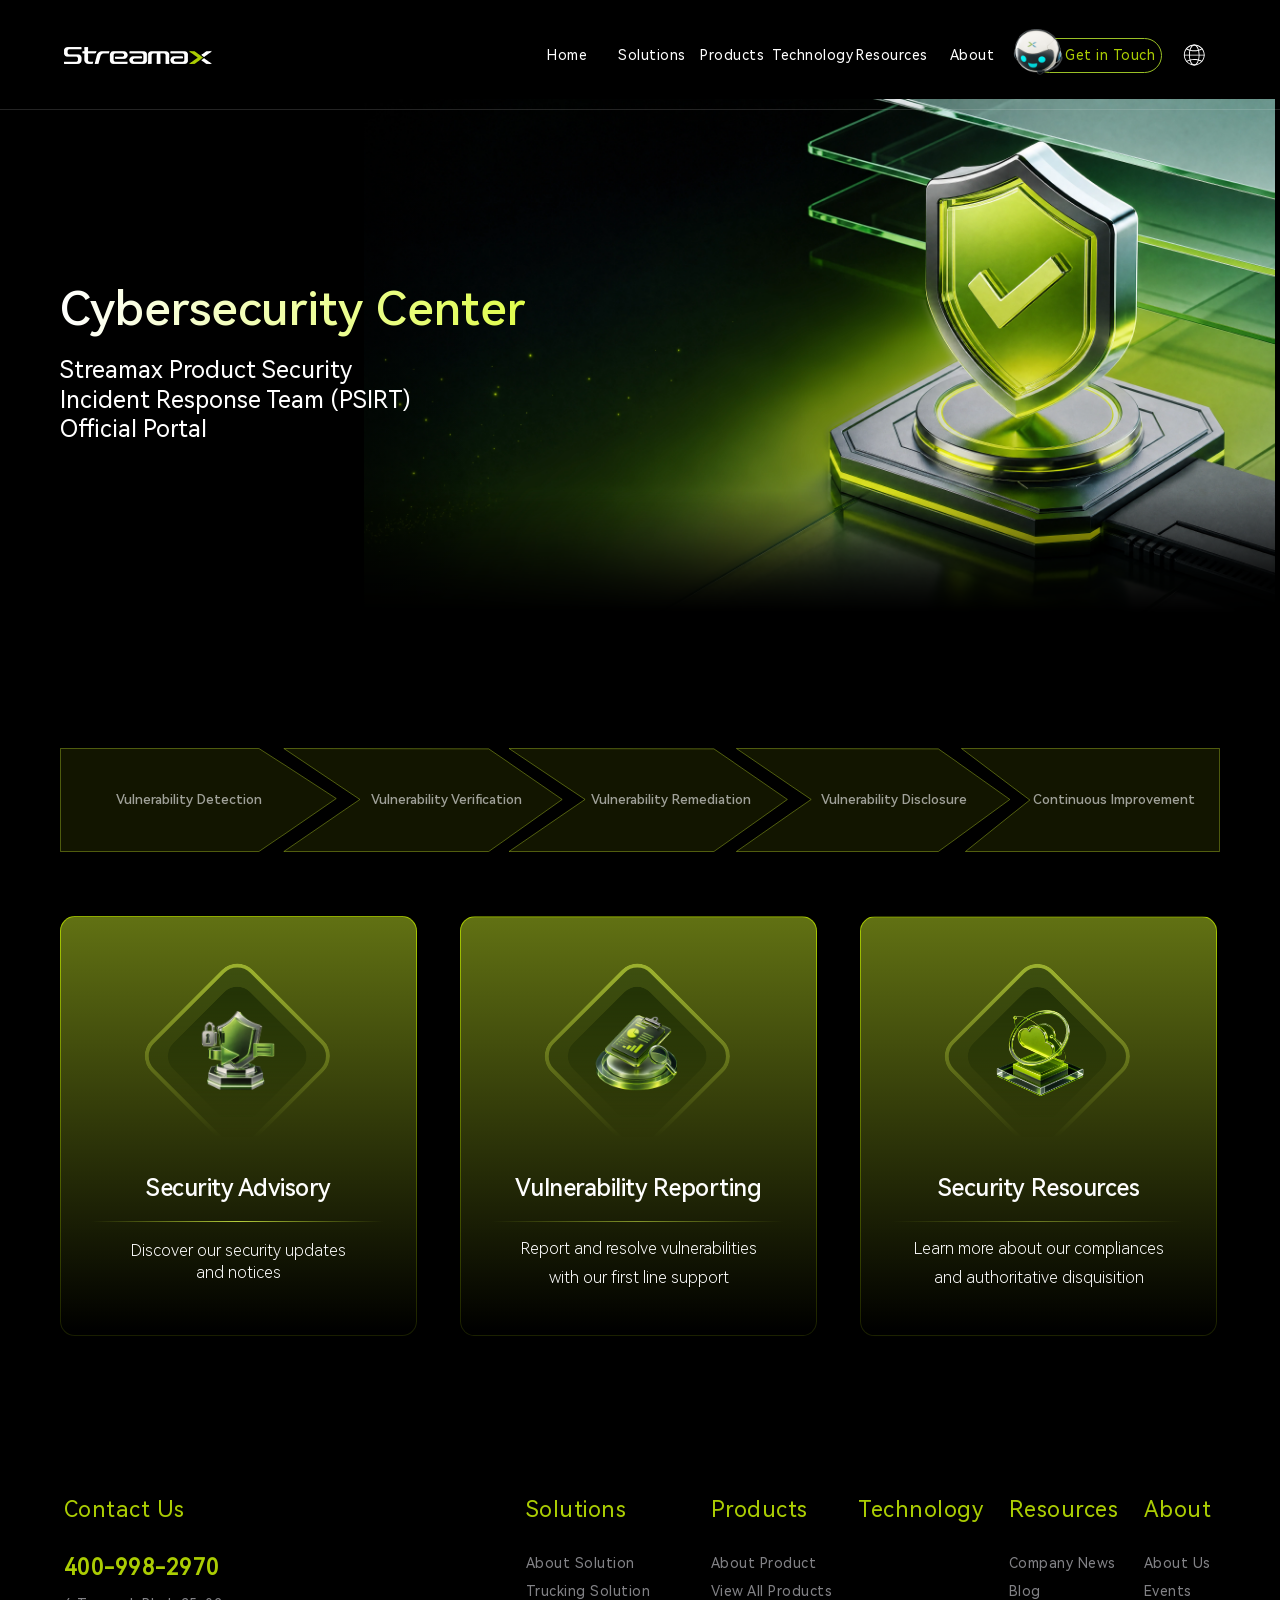
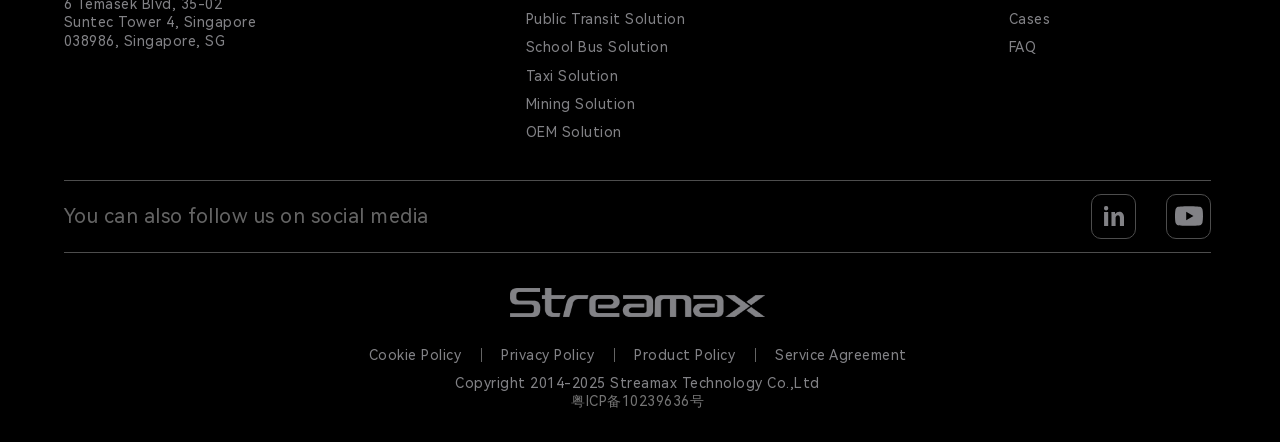
<file: index.html>
<!DOCTYPE html>
<html lang="en"><head><meta charset="utf-8"><meta name="viewport" content="width=device-width, initial-scale=1"><title>Cybersecurity Center | Streamax</title><meta name="description" content="Cybersecurity Center — Streamax Product Security Incident Response Team portal preview."><link rel="icon" href="assets/img/favicon.ico"><link rel="stylesheet" href="assets/css/common.css"><link rel="stylesheet" href="assets/css/header.css"><link rel="stylesheet" href="assets/css/style.css"><link rel="stylesheet" href="assets/css/cybersecurity.css"><script>if(location.protocol==="file:"){document.write("<script src=\"assets/js/local-preview.js\"><\/script>");}</script></head>
<body class="black_page" data-page="home"><a class="skip-link" href="#main-content">Skip to content</a>
<header class="header">
    <div class="wrap1600 cf">
        <div class="logo flex alignCenter"><a href="index.html"><img src="assets/img/logo.png" class="b_logo" alt="ruiming"><img src="assets/img/logow.png" class="w_logo" alt="ruiming"></a></div>
        <div class="right cf">
            <nav class="nav_con">
                <ul class="nav cf">
                    <li>
                        <div class="TWnav"><a href="index.html"><q>Home</q></a></div>
                    </li>
                    
                    <li>
                        <div class="TWnav"><a href="https://www.streamax.com/category/solutions.html" target="_self"><q>Solutions</q><span></span></a><div class="TWnavBtn"></div></div>
                        
                        <div class="erNav">
                            
                                
                            <a class="fnt16" href="https://www.streamax.com/category/solutions.html" target="_self">About Solution</a>
                                
                            <a class="fnt16" href="https://www.streamax.com/category/trucking-solution.html" target="_self">Trucking Solution</a>
                                
                            <a class="fnt16" href="https://www.streamax.com/category/public-transit-solution.html" target="_self">Public Transit Solution</a>
                                
                            <a class="fnt16" href="https://www.streamax.com/category/school-bus-solution.html" target="_self">School Bus Solution</a>
                                
                            <a class="fnt16" href="https://www.streamax.com/category/taxi-solution.html" target="_self">Taxi Solution</a>
                                
                            <a class="fnt16" href="https://www.streamax.com/category/mining-solution.html" target="_self">Mining Solution</a>
                                
                            <a class="fnt16" href="https://www.streamax.com/category/oem-solution.html" target="_self">OEM Solution</a>
                                
                            
                        </div>
                        
                        <div class="mo_nav cf">
                            
                            <div class="p">
                                <div class="THnav"><a href="https://www.streamax.com/category/solutions.html" target="_self">About Solution</a><div class="THnavBtn"></div></div>

                            </div>
                            <div class="p">
                                <div class="THnav"><a href="https://www.streamax.com/category/trucking-solution.html" target="_self">Trucking Solution</a><div class="THnavBtn"></div></div>

                            </div>
                            <div class="p">
                                <div class="THnav"><a href="https://www.streamax.com/category/public-transit-solution.html" target="_self">Public Transit Solution</a><div class="THnavBtn"></div></div>

                            </div>
                            <div class="p">
                                <div class="THnav"><a href="https://www.streamax.com/category/school-bus-solution.html" target="_self">School Bus Solution</a><div class="THnavBtn"></div></div>

                            </div>
                            <div class="p">
                                <div class="THnav"><a href="https://www.streamax.com/category/taxi-solution.html" target="_self">Taxi Solution</a><div class="THnavBtn"></div></div>

                            </div>
                            <div class="p">
                                <div class="THnav"><a href="https://www.streamax.com/category/mining-solution.html" target="_self">Mining Solution</a><div class="THnavBtn"></div></div>

                            </div>
                            <div class="p">
                                <div class="THnav"><a href="https://www.streamax.com/category/oem-solution.html" target="_self">OEM Solution</a><div class="THnavBtn"></div></div>

                            </div>
                            
                        </div>
                    </li>
                    <li>
                        <div class="TWnav"><a href="https://www.streamax.com/category/products.html" target="_self"><q>Products</q><span></span></a><div class="TWnavBtn"></div></div>
                        
                        <div class="erNav">
                            
                                
                            <a class="fnt16" href="https://www.streamax.com/category/products.html" target="_self">About Product</a>
                                
                            <a class="fnt16" href="https://www.streamax.com/category/products-list.html" target="_self">View All Products</a>
                                
                            
                        </div>
                        
                        <div class="mo_nav cf">
                            
                            <div class="p">
                                <div class="THnav"><a href="https://www.streamax.com/category/products.html" target="_self">About Product</a><div class="THnavBtn"></div></div>

                            </div>
                            <div class="p">
                                <div class="THnav"><a href="https://www.streamax.com/category/products-list.html" target="_self">View All Products</a><div class="THnavBtn"></div></div>

                            </div>
                            
                        </div>
                    </li>
                    <li>
                        <div class="TWnav"><a href="https://www.streamax.com/category/technology.html" target="_self"><q>Technology</q><span></span></a><div class="TWnavBtn"></div></div>
                        
                        <div class="erNav">
                            
                                
                            
                        </div>
                        
                        <div class="mo_nav cf">
                            
                            
                            
                        </div>
                    </li>
                    <li>
                        <div class="TWnav"><a href="https://www.streamax.com/resources/blog.html" target="_self"><q>Resources</q><span></span></a><div class="TWnavBtn"></div></div>
                        
                        <div class="erNav">
                            
                                
                            <a class="fnt16" href="https://www.streamax.com/resources/company-news.html" target="_self">Company News</a>
                                
                            <a class="fnt16" href="https://www.streamax.com/resources/blog.html" target="_self">Blog</a>
                                
                            <a class="fnt16" href="https://www.streamax.com/resources/case.html" target="_self">Cases</a>
                                
                            <a class="fnt16" href="https://www.streamax.com/resources/faq.html" target="_self">FAQ</a>
                                
                            
                        </div>
                        
                        <div class="mo_nav cf">
                            
                            <div class="p">
                                <div class="THnav"><a href="https://www.streamax.com/resources/company-news.html" target="_self">Company News</a><div class="THnavBtn"></div></div>

                            </div>
                            <div class="p">
                                <div class="THnav"><a href="https://www.streamax.com/resources/blog.html" target="_self">Blog</a><div class="THnavBtn"></div></div>

                            </div>
                            <div class="p">
                                <div class="THnav"><a href="https://www.streamax.com/resources/case.html" target="_self">Cases</a><div class="THnavBtn"></div></div>

                            </div>
                            <div class="p">
                                <div class="THnav"><a href="https://www.streamax.com/resources/faq.html" target="_self">FAQ</a><div class="THnavBtn"></div></div>

                            </div>
                            
                        </div>
                    </li>
                    <li>
                        <div class="TWnav"><a href="https://www.streamax.com/category/about.html" target="_self"><q>About</q><span></span></a><div class="TWnavBtn"></div></div>
                        
                        <div class="erNav">
                            
                                
                            <a class="fnt16" href="https://www.streamax.com/category/about.html" target="_self">About Us</a>
                                
                            <a class="fnt16" href="https://www.streamax.com/about/events.html" target="_self">Events</a>
                                
                            
                        </div>
                        
                        <div class="mo_nav cf">
                            
                            <div class="p">
                                <div class="THnav"><a href="https://www.streamax.com/category/about.html" target="_self">About Us</a><div class="THnavBtn"></div></div>

                            </div>
                            <div class="p">
                                <div class="THnav"><a href="https://www.streamax.com/about/events.html" target="_self">Events</a><div class="THnavBtn"></div></div>

                            </div>
                            
                        </div>
                    </li>
                     
                </ul>

                <div class="nav-submenu__cover"></div>
            </nav>
            
            <div class="lang_search flex alignCenter">
                <div class="lang cf mode_btn flex justifyCenter">
                    <a href="https://www.streamax.com/category/contactform.html">
                    <span>Get in Touch</span>
                    <div class="frame-animation"></div>
                    </a>
                </div>
                <div class="change">
                    <svg t="1764158970741" class="icon" viewBox="0 0 1024 1024" version="1.1" xmlns="http://www.w3.org/2000/svg" p-id="2883" width="256" height="256"><path d="M523.377778 955.733333C278.755556 955.733333 79.644444 756.622222 79.644444 512c0-244.622222 199.111111-443.733333 443.733334-443.733333S967.111111 267.377778 967.111111 512c0 244.622222-199.111111 443.733333-443.733333 443.733333z m0-849.54074C299.614815 106.192593 117.57037 288.237037 117.57037 512c0 223.762963 182.044444 405.807407 405.807408 405.807407C747.140741 917.807407 929.185185 735.762963 929.185185 512c0-223.762963-182.044444-405.807407-405.807407-405.807407z" fill="" p-id="2884"></path><path d="M523.377778 955.733333c-127.051852 0-225.659259-195.318519-225.659259-443.733333 0-248.414815 98.607407-443.733333 225.659259-443.733333S749.037037 263.585185 749.037037 512c0 248.414815-100.503704 443.733333-225.659259 443.733333z m0-849.54074c-102.4 0-187.733333 185.837037-187.733334 405.807407 0 219.97037 85.333333 405.807407 187.733334 405.807407s187.733333-185.837037 187.733333-405.807407c0-219.97037-87.22963-405.807407-187.733333-405.807407z" fill="" p-id="2885"></path><path d="M523.377778 352.711111c-117.57037 0-235.140741-30.340741-339.437037-87.22963-9.481481-5.688889-13.274074-17.066667-7.585185-26.548148 5.688889-9.481481 17.066667-13.274074 26.548148-7.585185 96.711111 53.096296 208.592593 81.540741 320.474074 81.540741 113.777778 0 223.762963-28.444444 322.37037-83.437037 9.481481-5.688889 20.859259-1.896296 26.548148 7.585185 5.688889 9.481481 1.896296 20.859259-7.585185 26.548148-104.296296 58.785185-221.866667 89.125926-341.333333 89.125926zM197.214815 805.925926c-7.585185 0-13.274074-3.792593-17.066667-9.481482-5.688889-9.481481-1.896296-20.859259 7.585185-26.548148 102.4-54.992593 218.074074-85.333333 333.748148-85.333333 115.674074 0 231.348148 28.444444 333.748149 83.437037 9.481481 5.688889 13.274074 17.066667 7.585185 26.548148-5.688889 9.481481-17.066667 13.274074-26.548148 7.585185-96.711111-53.096296-204.8-79.644444-314.785186-79.644444-109.985185 0-219.97037 28.444444-316.681481 79.644444-1.896296 3.792593-3.792593 3.792593-7.585185 3.792593z" fill="" p-id="2886"></path><path d="M948.148148 534.755556H98.607407c-11.377778 0-18.962963-7.585185-18.962963-18.962963s7.585185-18.962963 18.962963-18.962963H948.148148c11.377778 0 18.962963 7.585185 18.962963 18.962963s-9.481481 18.962963-18.962963 18.962963z" fill="" p-id="2887"></path></svg>
                    <div class="change_con">
                        <a href="https://cn.streamax.com/" target="_blank">中文</a>
                        <a href="https://jp.streamax.com/" target="_blank">にほんご</a>
                    </div>
                </div>
                <div class="search cf" style="display:none;">
                    <a href="javascript:;"><svg t="1755748336078" viewBox="0 0 1024 1024" version="1.1" xmlns="http://www.w3.org/2000/svg" p-id="9567"><path d="M415.59889935 818.40673751c-103.69194019 0-207.38388041-39.48836529-286.31642412-118.42090898-157.86508737-157.87981634-157.86508737-414.78248979 0-572.66230613 157.85035841-157.85035841 414.76776082-157.90927428 572.64757719 0 157.86508737 157.87981634 157.86508737 414.78248979 0 572.66230613-78.93254368 78.93254368-182.63921287 118.42090898-286.33115307 118.42090898z m0-725.22496474c-82.09927197 0-164.21327292 31.25487175-226.70828746 93.74988629-125.00475803 125.00475803-125.00475803 328.44127481 0 453.44603281 125.01948701 124.9753001 328.41181686 125.03421596 453.43130386 0 125.00475803-125.00475803 125.00475803-328.44127481 0-453.44603281-62.5097435-62.49501453-144.60901547-93.74988627-226.7230164-93.74988629z" fill="#333333" p-id="9568"></path><path d="M973.48804978 1013.69813456c-10.78160515 0-21.57793927-4.10938229-29.79670383-12.34287584L658.31757585 715.95203069c-16.46698708-16.46698708-16.46698708-43.14114955 0-59.60813666s43.14114955-16.46698708 59.60813665 0l285.37377009 285.38849908c16.46698708 16.46698708 16.46698708 43.14114955 0 59.60813663a42.07329932 42.07329932 0 0 1-29.81143281 12.35760482z" fill="#333333" p-id="9569"></path></svg></a>
                </div>
            </div>
            <div class="nav_btn"><span></span></div>
        </div>
    </div>
    <!-- pc端搜索框 -->
    <div class="search-drop-down">
        <div class="search-wrapper">
            <span><a href="javascript:;" id="search-btn"><svg t="1755748336078" viewBox="0 0 1024 1024" version="1.1" xmlns="http://www.w3.org/2000/svg" p-id="9567"><path d="M415.59889935 818.40673751c-103.69194019 0-207.38388041-39.48836529-286.31642412-118.42090898-157.86508737-157.87981634-157.86508737-414.78248979 0-572.66230613 157.85035841-157.85035841 414.76776082-157.90927428 572.64757719 0 157.86508737 157.87981634 157.86508737 414.78248979 0 572.66230613-78.93254368 78.93254368-182.63921287 118.42090898-286.33115307 118.42090898z m0-725.22496474c-82.09927197 0-164.21327292 31.25487175-226.70828746 93.74988629-125.00475803 125.00475803-125.00475803 328.44127481 0 453.44603281 125.01948701 124.9753001 328.41181686 125.03421596 453.43130386 0 125.00475803-125.00475803 125.00475803-328.44127481 0-453.44603281-62.5097435-62.49501453-144.60901547-93.74988627-226.7230164-93.74988629z" fill="#ffffff" p-id="9568"></path><path d="M973.48804978 1013.69813456c-10.78160515 0-21.57793927-4.10938229-29.79670383-12.34287584L658.31757585 715.95203069c-16.46698708-16.46698708-16.46698708-43.14114955 0-59.60813666s43.14114955-16.46698708 59.60813665 0l285.37377009 285.38849908c16.46698708 16.46698708 16.46698708 43.14114955 0 59.60813663a42.07329932 42.07329932 0 0 1-29.81143281 12.35760482z" fill="#ffffff" p-id="9569"></path></svg></a></span>
            <div class="search-input">
                <input id="search" type="text" placeholder="Search..." name="question" autocomplete="off">
                <div class="errorMsg">检测到并清除了危险字符！</div>
            </div>
            <span id="close"><svg t="1755765834589" viewBox="0 0 1024 1024" version="1.1" xmlns="http://www.w3.org/2000/svg" p-id="10614"><path d="M585.412525 512.594747L973.601616 124.418586c19.600808-19.600808 19.600808-51.898182 0-71.49899l-2.120404-2.120404c-19.600808-19.600808-51.898182-19.600808-71.49899 0L511.793131 439.518384 123.61697 50.799192c-19.600808-19.600808-51.898182-19.600808-71.49899 0l-2.120404 2.120404c-20.11798 19.600808-20.11798 51.898182 0 71.49899l388.189091 388.189091L49.997576 900.783838c-19.587879 19.600808-19.587879 51.898182 0 71.49899l2.120404 2.120404c19.600808 19.600808 51.898182 19.600808 71.49899 0L511.793131 586.214141l388.189091 388.176162c19.600808 19.600808 51.898182 19.600808 71.49899 0l2.120404-2.120404c19.600808-19.600808 19.600808-51.898182 0-71.49899L585.412525 512.594747z m0 0" p-id="10615" fill="#ffffff"></path></svg></span>
        </div>
    </div>
</header>
<main id="main-content" class="cyber-main home-page" data-design-node="42:21">
  <section class="home-hero" aria-labelledby="home-title">
    <img src="assets/figma/hero-3840.webp" width="3840" height="2160" alt="" draggable="false" class="hero-art" fetchpriority="high">
    <div class="hero-fade" aria-hidden="true"></div>
    <div class="hero-copy"><h1 id="home-title" class="gradient-title">Cybersecurity Center</h1>
      <p>Streamax Product Security<br>Incident Response Team (PSIRT)<br>Official Portal</p></div>
  </section>
  <ol class="response-process" aria-label="Security incident response process" style="--arrow-middle-first:url('../figma/3f3e9.svg');--arrow-middle-active:url('../figma/edcc7.svg');--arrow-middle-middle:url('../figma/9debf.svg');--arrow-middle-penultimate:url('../figma/2af62.svg');--arrow-middle-last:url('../figma/768b5.svg');--arrow-last-first:url('../figma/d8057.svg');--arrow-last-second:url('../figma/5c72f.svg');--arrow-last-third:url('../figma/e468e.svg');--arrow-last-fourth:url('../figma/cfee9.svg');--arrow-last-active:url('../figma/b4cc9.svg')">
    <li class="process-step"><button class="process-button" type="button" aria-label="Vulnerability Detection" aria-expanded="false" aria-controls="process-detail-0" style="--step-x:0;--step-width:374;--label-x:174.5;--arrow-default:url('../figma/82bea.svg');--arrow-expanded:url('../figma/bd8c4.svg');--cap-left:0;--cap-right:74;--cap-expanded-left:0;--cap-expanded-right:50"><span class="process-shape process-shape--default" aria-hidden="true"></span><span class="process-shape process-shape--expanded" aria-hidden="true"></span><span class="process-label" aria-hidden="true">Vulnerability Detection</span><span id="process-detail-0" class="process-description" hidden>Proactively monitor and receive suspected security risks to discover<br>potential vulnerabilities in a timely manner.</span></button></li>
    <li class="process-step"><button class="process-button" type="button" aria-label="Vulnerability Verification" aria-expanded="false" aria-controls="process-detail-1" style="--step-x:300;--step-width:380;--label-x:221.5;--arrow-default:url('../figma/f2e65.svg');--arrow-expanded:url('../figma/e4842.svg');--cap-left:74;--cap-right:74;--cap-expanded-left:40;--cap-expanded-right:40"><span class="process-shape process-shape--default" aria-hidden="true"></span><span class="process-shape process-shape--expanded" aria-hidden="true"></span><span class="process-label" aria-hidden="true">Vulnerability Verification</span><span id="process-detail-1" class="process-description" hidden>Details to be provided.</span></button></li>
    <li class="process-step"><button class="process-button" type="button" aria-label="Vulnerability Remediation" aria-expanded="false" aria-controls="process-detail-2" style="--step-x:604;--step-width:380;--label-x:220.5;--arrow-default:url('../figma/0ad85.svg');--arrow-expanded:url('../figma/c6318.svg');--cap-left:74;--cap-right:74;--cap-expanded-left:40;--cap-expanded-right:40"><span class="process-shape process-shape--default" aria-hidden="true"></span><span class="process-shape process-shape--expanded" aria-hidden="true"></span><span class="process-label" aria-hidden="true">Vulnerability Remediation</span><span id="process-detail-2" class="process-description" hidden>Details to be provided.</span></button></li>
    <li class="process-step"><button class="process-button" type="button" aria-label="Vulnerability Disclosure" aria-expanded="false" aria-controls="process-detail-3" style="--step-x:911;--step-width:372;--label-x:215.5;--arrow-default:url('../figma/0c137.svg');--arrow-expanded:url('../figma/94782.svg');--cap-left:74;--cap-right:74;--cap-expanded-left:40;--cap-expanded-right:40"><span class="process-shape process-shape--default" aria-hidden="true"></span><span class="process-shape process-shape--expanded" aria-hidden="true"></span><span class="process-label" aria-hidden="true">Vulnerability Disclosure</span><span id="process-detail-3" class="process-description" hidden>Details to be provided.</span></button></li>
    <li class="process-step"><button class="process-button" type="button" aria-label="Continuous Improvement" aria-expanded="false" aria-controls="process-detail-4" style="--step-x:1215;--step-width:351;--label-x:208.5;--arrow-default:url('../figma/98967.svg');--arrow-expanded:url('../figma/059ed.svg');--cap-left:74;--cap-right:0;--cap-expanded-left:40;--cap-expanded-right:0"><span class="process-shape process-shape--default" aria-hidden="true"></span><span class="process-shape process-shape--expanded" aria-hidden="true"></span><span class="process-label" aria-hidden="true">Continuous Improvement</span><span id="process-detail-4" class="process-description" hidden>Details to be provided.</span></button></li>
  </ol>
  <nav class="feature-cards" aria-label="Explore the Cybersecurity Center">
    <a class="feature-card" href="security-advisory.html" data-page-link>
      <div class="card-visual"><span class="diamond outer-diamond"></span><span class="diamond inner-diamond"></span><img src="assets/figma/21f73.png" alt="" draggable="false" class="feature-image advisory-image" loading="lazy"></div>
      <h2>Security Advisory</h2><div class="card-line"><img src="assets/figma/80224.svg" alt="" draggable="false" ></div>
      <p class="advisory-description">Discover our security updates<br>and notices</p>
    </a>
    <a class="feature-card" href="vulnerability-reporting.html" data-page-link>
      <div class="card-visual"><span class="diamond outer-diamond"></span><span class="diamond inner-diamond"></span><img src="assets/figma/39286.webp" alt="" draggable="false" class="feature-image reporting-image" loading="lazy"></div>
      <h2>Vulnerability Reporting</h2><div class="card-line"><img src="assets/figma/80224.svg" alt="" draggable="false" ></div>
      <p>Report and resolve vulnerabilities<br>with our first line support</p>
    </a>
    <a class="feature-card" href="security-resources.html" data-page-link>
      <div class="card-visual"><span class="diamond outer-diamond"></span><span class="diamond inner-diamond"></span><img src="assets/figma/0d024.webp" alt="" draggable="false" class="feature-image resources-image" loading="lazy"></div>
      <h2>Security Resources</h2><div class="card-line"><img src="assets/figma/80224.svg" alt="" draggable="false" ></div>
      <p>Learn more about our compliances<br>and authoritative disquisition</p>
    </a>
  </nav>
</main>
<footer class="footer pb50">
	<div class="wrap1600">
	<div class="footer_top flex flexWrap">
		<div class="left">
			<h3 class="fnt26">Contact Us</h3>
			<dl class="mt45">
				<dt class="fnt26 mb20">400-998-2970</dt>
				<dd class="fnt16">6 Temasek Blvd, 35-02 Suntec Tower 4, Singapore 038986, Singapore, SG</dd>
			</dl>
		</div>
		<div class="right flex flexWrap">
		    
			<dl>
				<dt class="fnt26 mb45"><a href="https://www.streamax.com/category/solutions.html" target="_self">Solutions</a></dt>
				<dd class="fnt16">
				    
				        
					<a href="https://www.streamax.com/category/solutions.html" target="_self">About Solution</a>
					
					<a href="https://www.streamax.com/category/trucking-solution.html" target="_self">Trucking Solution</a>
					
					<a href="https://www.streamax.com/category/public-transit-solution.html" target="_self">Public Transit Solution</a>
					
					<a href="https://www.streamax.com/category/school-bus-solution.html" target="_self">School Bus Solution</a>
					
					<a href="https://www.streamax.com/category/taxi-solution.html" target="_self">Taxi Solution</a>
					
					<a href="https://www.streamax.com/category/mining-solution.html" target="_self">Mining Solution</a>
					
					<a href="https://www.streamax.com/category/oem-solution.html" target="_self">OEM Solution</a>
					
					
				</dd>
			</dl>
			<dl>
				<dt class="fnt26 mb45"><a href="https://www.streamax.com/category/products.html" target="_self">Products</a></dt>
				<dd class="fnt16">
				    
				        
					<a href="https://www.streamax.com/category/products.html" target="_self">About Product</a>
					
					<a href="https://www.streamax.com/category/products-list.html" target="_self">View All Products</a>
					
					
				</dd>
			</dl>
			<dl>
				<dt class="fnt26 mb45"><a href="https://www.streamax.com/category/technology.html" target="_self">Technology</a></dt>
				<dd class="fnt16">
				    
				        
					
				</dd>
			</dl>
			<dl>
				<dt class="fnt26 mb45"><a href="https://www.streamax.com/resources/blog.html" target="_self">Resources</a></dt>
				<dd class="fnt16">
				    
				        
					<a href="https://www.streamax.com/resources/company-news.html" target="_self">Company News</a>
					
					<a href="https://www.streamax.com/resources/blog.html" target="_self">Blog</a>
					
					<a href="https://www.streamax.com/resources/case.html" target="_self">Cases</a>
					
					<a href="https://www.streamax.com/resources/faq.html" target="_self">FAQ</a>
					
					
				</dd>
			</dl>
			<dl>
				<dt class="fnt26 mb45"><a href="https://www.streamax.com/category/about.html" target="_self">About</a></dt>
				<dd class="fnt16">
				    
				        
					<a href="https://www.streamax.com/category/about.html" target="_self">About Us</a>
					
					<a href="https://www.streamax.com/about/events.html" target="_self">Events</a>
					
					
				</dd>
			</dl>
			 
		</div>
	</div>
	<div class="footer_mind flex flexWrap alignCenter pt20 pb20 mt45">
		<div class="left fnt22">You can also follow us on social media</div>
		<div class="right flex flexWrap alignCenter">
			<a href="https://www.linkedin.com/company/streamax-technology/" target="_blank"><svg t="1758520778600" class="icon" viewBox="0 0 1024 1024" version="1.1" xmlns="http://www.w3.org/2000/svg" p-id="6968" xmlns:xlink="http://www.w3.org/1999/xlink" width="200" height="200"><path d="M224 149.28a75.2 75.2 0 0 0-79.04 80A75.04 75.04 0 0 0 224 307.36a76.96 76.96 0 0 0 80-78.4 76.96 76.96 0 0 0-80-79.68zM878.72 874.72V575.04c0-148.8-74.08-216.96-172.96-216.96a176 176 0 0 0-149.28 80h-3.04l-6.88-69.12H416c1.92 44.48 4 98.08 4 161.12v344.64h150.24V583.36A112 112 0 0 1 576 544a80 80 0 0 1 76-58.88c54.4 0 76.16 44.48 76.16 109.6v280zM149.28 369.44h150.24v505.28H149.28z" fill="#828286" p-id="6969"></path></svg></a>
			<a href="https://www.youtube.com/@StreamaxMDVR" target="_blank"><svg t="1758520803422" class="icon" viewBox="0 0 1024 1024" version="1.1" xmlns="http://www.w3.org/2000/svg" p-id="7968" xmlns:xlink="http://www.w3.org/1999/xlink" width="200" height="200"><path d="M1003.2 265.6c-11.2-44.8-46.4-78.4-91.2-91.2-80-20.8-400-20.8-400-20.8s-320 0-400 20.8c-44.8 11.2-78.4 46.4-91.2 91.2C0 345.6 0 512 0 512s0 166.4 20.8 246.4c11.2 44.8 46.4 78.4 91.2 91.2 80 20.8 400 20.8 400 20.8s320 0 400-20.8c44.8-11.2 78.4-46.4 91.2-91.2C1024 678.4 1024 512 1024 512s0-166.4-20.8-246.4z m-593.6 400V358.4L675.2 512l-265.6 153.6z" fill="#828286" p-id="7969"></path></svg></a>
		</div>
	</div>
	<div class="footer_bottom mt55">
		<div class="f_logo mb45"><a href="index.html"><img src="assets/img/logoF.png" alt=""></a></div>
		<div class="a fnt16"><a href="https://www.streamax.com/category/cookie-policy.html">Cookie Policy</a><a href="https://www.streamax.com/privacy.html">Privacy Policy</a><a href="https://www.streamax.com/category/product-policy.html">Product Policy</a><a href="https://www.streamax.com/category/service-agreement.html">Service Agreement</a></div>
		<div class="p fnt14">Copyright 2014-2025 Streamax Technology Co.,Ltd</div>
	</div>
	</div>
	<div style="font-size:14px;color:#747474;text-align:center;"><a href="https://beian.miit.gov.cn" target="_blank" style="color:#747474;">粤ICP备10239636号</a></div>
</footer>
<dialog id="subscription-dialog" class="demo-dialog" aria-labelledby="subscribe-title" aria-describedby="subscribe-description">
  <button class="dialog-close" type="button" data-close-dialog aria-label="Close subscription preview"><span aria-hidden="true"></span></button>
  <h2 id="subscribe-title">Security advisories</h2><p id="subscribe-description">Preview the subscription experience. This demonstration does not submit your email or create a subscription.</p>
  <form id="subscription-form"><label for="subscription-email">Email address</label><input id="subscription-email" type="email" name="email" placeholder="you@company.com" autocomplete="email" required maxlength="254"><button class="demo-primary" type="submit">Preview subscription</button><p class="form-status" role="status" aria-live="polite"></p></form>
</dialog>
<dialog id="certificate-dialog" class="certificate-dialog" aria-label="Certificate preview"><button class="dialog-close" type="button" data-close-dialog aria-label="Close certificate preview"><span aria-hidden="true"></span></button><div id="certificate-preview-content"></div></dialog>
<script src="assets/js/jquery-3.5.1.js" defer></script><script src="assets/js/gsap3.12.2.min.js" defer></script><script src="assets/js/shell-behavior.js" defer></script><script src="assets/js/header.js" defer></script><script src="assets/js/security-content.js" defer></script><script src="assets/js/cybersecurity.js" defer></script>
<script src="assets/js/process-interaction.js" defer></script>
</body></html>
</file>
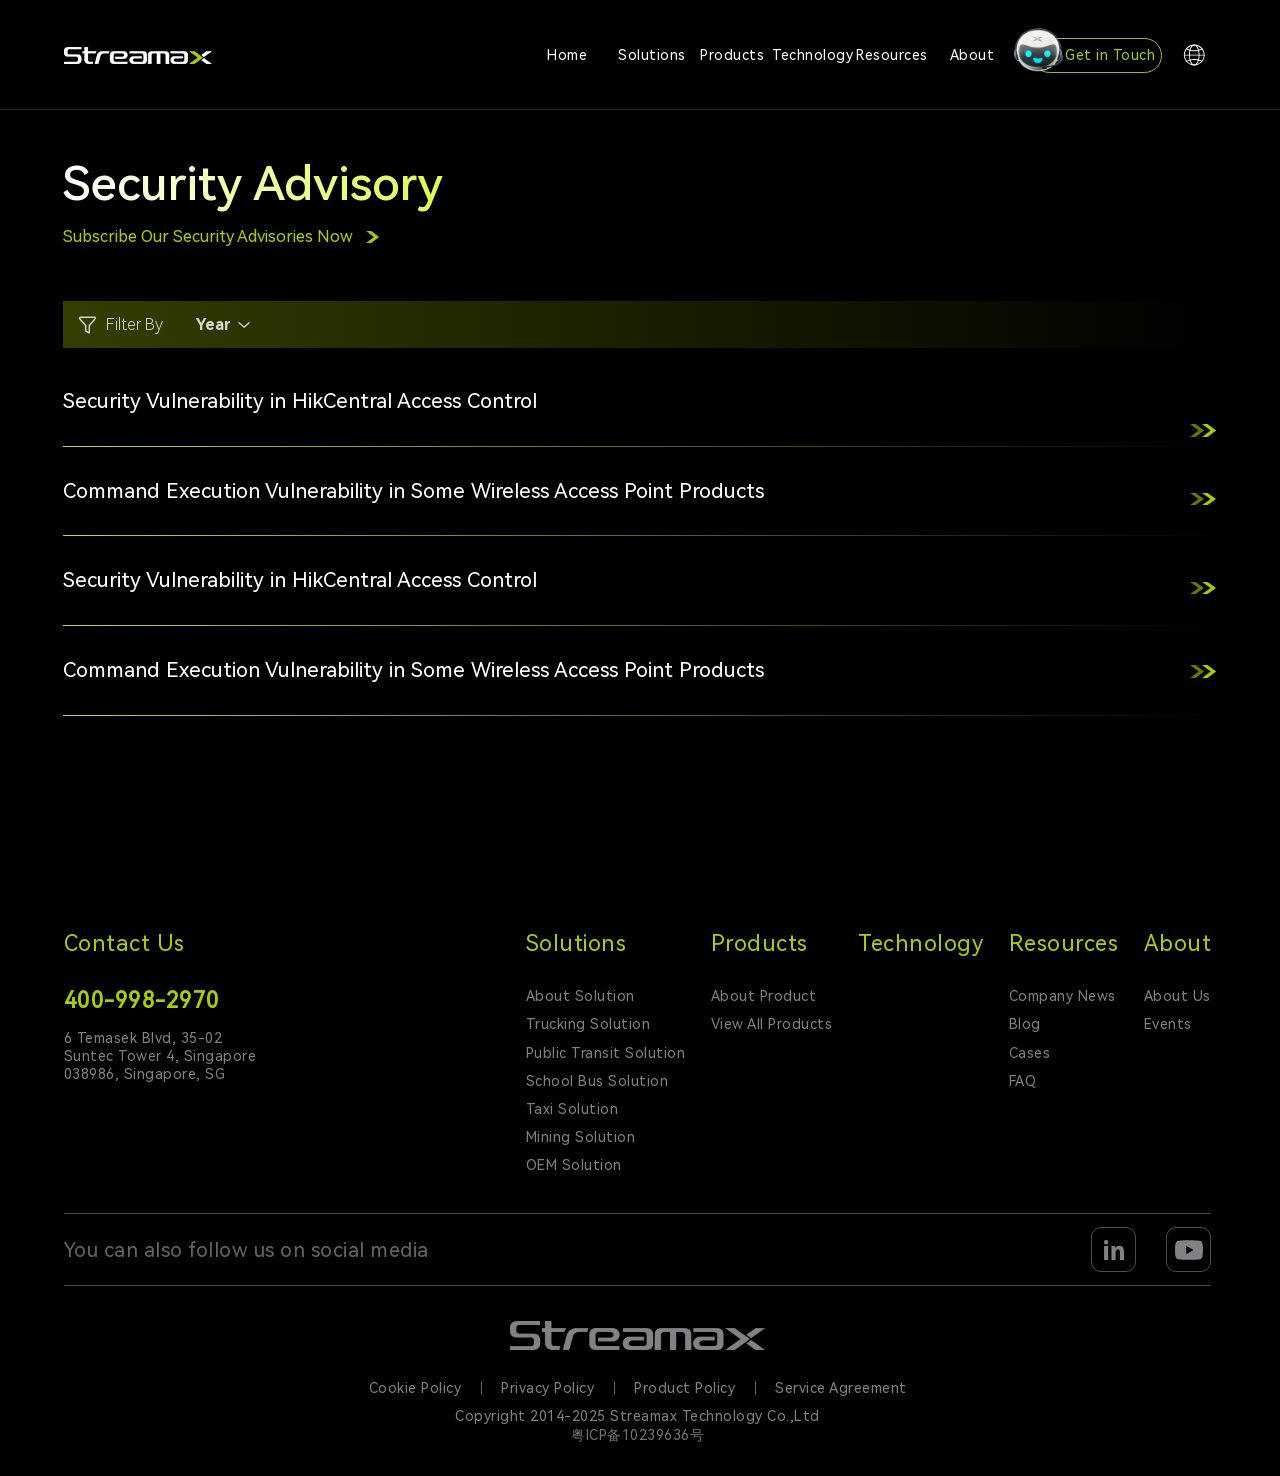
<file: security-advisory.html>
<!DOCTYPE html>
<html lang="en"><head><meta charset="utf-8"><meta name="viewport" content="width=device-width, initial-scale=1"><title>Security Advisory | Streamax</title><meta name="description" content="Security Advisory — Streamax Product Security Incident Response Team portal preview."><link rel="icon" href="assets/img/favicon.ico"><link rel="stylesheet" href="assets/css/common.css"><link rel="stylesheet" href="assets/css/header.css"><link rel="stylesheet" href="assets/css/style.css"><link rel="stylesheet" href="assets/css/cybersecurity.css"><script>if(location.protocol==="file:"){document.write("<script src=\"assets/js/local-preview.js\"><\/script>");}</script></head>
<body class="black_page" data-page="advisory"><a class="skip-link" href="#main-content">Skip to content</a>
<header class="header">
    <div class="wrap1600 cf">
        <div class="logo flex alignCenter"><a href="index.html"><img src="assets/img/logo.png" class="b_logo" alt="ruiming"><img src="assets/img/logow.png" class="w_logo" alt="ruiming"></a></div>
        <div class="right cf">
            <nav class="nav_con">
                <ul class="nav cf">
                    <li>
                        <div class="TWnav"><a href="index.html"><q>Home</q></a></div>
                    </li>
                    
                    <li>
                        <div class="TWnav"><a href="https://www.streamax.com/category/solutions.html" target="_self"><q>Solutions</q><span></span></a><div class="TWnavBtn"></div></div>
                        
                        <div class="erNav">
                            
                                
                            <a class="fnt16" href="https://www.streamax.com/category/solutions.html" target="_self">About Solution</a>
                                
                            <a class="fnt16" href="https://www.streamax.com/category/trucking-solution.html" target="_self">Trucking Solution</a>
                                
                            <a class="fnt16" href="https://www.streamax.com/category/public-transit-solution.html" target="_self">Public Transit Solution</a>
                                
                            <a class="fnt16" href="https://www.streamax.com/category/school-bus-solution.html" target="_self">School Bus Solution</a>
                                
                            <a class="fnt16" href="https://www.streamax.com/category/taxi-solution.html" target="_self">Taxi Solution</a>
                                
                            <a class="fnt16" href="https://www.streamax.com/category/mining-solution.html" target="_self">Mining Solution</a>
                                
                            <a class="fnt16" href="https://www.streamax.com/category/oem-solution.html" target="_self">OEM Solution</a>
                                
                            
                        </div>
                        
                        <div class="mo_nav cf">
                            
                            <div class="p">
                                <div class="THnav"><a href="https://www.streamax.com/category/solutions.html" target="_self">About Solution</a><div class="THnavBtn"></div></div>

                            </div>
                            <div class="p">
                                <div class="THnav"><a href="https://www.streamax.com/category/trucking-solution.html" target="_self">Trucking Solution</a><div class="THnavBtn"></div></div>

                            </div>
                            <div class="p">
                                <div class="THnav"><a href="https://www.streamax.com/category/public-transit-solution.html" target="_self">Public Transit Solution</a><div class="THnavBtn"></div></div>

                            </div>
                            <div class="p">
                                <div class="THnav"><a href="https://www.streamax.com/category/school-bus-solution.html" target="_self">School Bus Solution</a><div class="THnavBtn"></div></div>

                            </div>
                            <div class="p">
                                <div class="THnav"><a href="https://www.streamax.com/category/taxi-solution.html" target="_self">Taxi Solution</a><div class="THnavBtn"></div></div>

                            </div>
                            <div class="p">
                                <div class="THnav"><a href="https://www.streamax.com/category/mining-solution.html" target="_self">Mining Solution</a><div class="THnavBtn"></div></div>

                            </div>
                            <div class="p">
                                <div class="THnav"><a href="https://www.streamax.com/category/oem-solution.html" target="_self">OEM Solution</a><div class="THnavBtn"></div></div>

                            </div>
                            
                        </div>
                    </li>
                    <li>
                        <div class="TWnav"><a href="https://www.streamax.com/category/products.html" target="_self"><q>Products</q><span></span></a><div class="TWnavBtn"></div></div>
                        
                        <div class="erNav">
                            
                                
                            <a class="fnt16" href="https://www.streamax.com/category/products.html" target="_self">About Product</a>
                                
                            <a class="fnt16" href="https://www.streamax.com/category/products-list.html" target="_self">View All Products</a>
                                
                            
                        </div>
                        
                        <div class="mo_nav cf">
                            
                            <div class="p">
                                <div class="THnav"><a href="https://www.streamax.com/category/products.html" target="_self">About Product</a><div class="THnavBtn"></div></div>

                            </div>
                            <div class="p">
                                <div class="THnav"><a href="https://www.streamax.com/category/products-list.html" target="_self">View All Products</a><div class="THnavBtn"></div></div>

                            </div>
                            
                        </div>
                    </li>
                    <li>
                        <div class="TWnav"><a href="https://www.streamax.com/category/technology.html" target="_self"><q>Technology</q><span></span></a><div class="TWnavBtn"></div></div>
                        
                        <div class="erNav">
                            
                                
                            
                        </div>
                        
                        <div class="mo_nav cf">
                            
                            
                            
                        </div>
                    </li>
                    <li>
                        <div class="TWnav"><a href="https://www.streamax.com/resources/blog.html" target="_self"><q>Resources</q><span></span></a><div class="TWnavBtn"></div></div>
                        
                        <div class="erNav">
                            
                                
                            <a class="fnt16" href="https://www.streamax.com/resources/company-news.html" target="_self">Company News</a>
                                
                            <a class="fnt16" href="https://www.streamax.com/resources/blog.html" target="_self">Blog</a>
                                
                            <a class="fnt16" href="https://www.streamax.com/resources/case.html" target="_self">Cases</a>
                                
                            <a class="fnt16" href="https://www.streamax.com/resources/faq.html" target="_self">FAQ</a>
                                
                            
                        </div>
                        
                        <div class="mo_nav cf">
                            
                            <div class="p">
                                <div class="THnav"><a href="https://www.streamax.com/resources/company-news.html" target="_self">Company News</a><div class="THnavBtn"></div></div>

                            </div>
                            <div class="p">
                                <div class="THnav"><a href="https://www.streamax.com/resources/blog.html" target="_self">Blog</a><div class="THnavBtn"></div></div>

                            </div>
                            <div class="p">
                                <div class="THnav"><a href="https://www.streamax.com/resources/case.html" target="_self">Cases</a><div class="THnavBtn"></div></div>

                            </div>
                            <div class="p">
                                <div class="THnav"><a href="https://www.streamax.com/resources/faq.html" target="_self">FAQ</a><div class="THnavBtn"></div></div>

                            </div>
                            
                        </div>
                    </li>
                    <li>
                        <div class="TWnav"><a href="https://www.streamax.com/category/about.html" target="_self"><q>About</q><span></span></a><div class="TWnavBtn"></div></div>
                        
                        <div class="erNav">
                            
                                
                            <a class="fnt16" href="https://www.streamax.com/category/about.html" target="_self">About Us</a>
                                
                            <a class="fnt16" href="https://www.streamax.com/about/events.html" target="_self">Events</a>
                                
                            
                        </div>
                        
                        <div class="mo_nav cf">
                            
                            <div class="p">
                                <div class="THnav"><a href="https://www.streamax.com/category/about.html" target="_self">About Us</a><div class="THnavBtn"></div></div>

                            </div>
                            <div class="p">
                                <div class="THnav"><a href="https://www.streamax.com/about/events.html" target="_self">Events</a><div class="THnavBtn"></div></div>

                            </div>
                            
                        </div>
                    </li>
                     
                </ul>

                <div class="nav-submenu__cover"></div>
            </nav>
            
            <div class="lang_search flex alignCenter">
                <div class="lang cf mode_btn flex justifyCenter">
                    <a href="https://www.streamax.com/category/contactform.html">
                    <span>Get in Touch</span>
                    <div class="frame-animation"></div>
                    </a>
                </div>
                <div class="change">
                    <svg t="1764158970741" class="icon" viewBox="0 0 1024 1024" version="1.1" xmlns="http://www.w3.org/2000/svg" p-id="2883" width="256" height="256"><path d="M523.377778 955.733333C278.755556 955.733333 79.644444 756.622222 79.644444 512c0-244.622222 199.111111-443.733333 443.733334-443.733333S967.111111 267.377778 967.111111 512c0 244.622222-199.111111 443.733333-443.733333 443.733333z m0-849.54074C299.614815 106.192593 117.57037 288.237037 117.57037 512c0 223.762963 182.044444 405.807407 405.807408 405.807407C747.140741 917.807407 929.185185 735.762963 929.185185 512c0-223.762963-182.044444-405.807407-405.807407-405.807407z" fill="" p-id="2884"></path><path d="M523.377778 955.733333c-127.051852 0-225.659259-195.318519-225.659259-443.733333 0-248.414815 98.607407-443.733333 225.659259-443.733333S749.037037 263.585185 749.037037 512c0 248.414815-100.503704 443.733333-225.659259 443.733333z m0-849.54074c-102.4 0-187.733333 185.837037-187.733334 405.807407 0 219.97037 85.333333 405.807407 187.733334 405.807407s187.733333-185.837037 187.733333-405.807407c0-219.97037-87.22963-405.807407-187.733333-405.807407z" fill="" p-id="2885"></path><path d="M523.377778 352.711111c-117.57037 0-235.140741-30.340741-339.437037-87.22963-9.481481-5.688889-13.274074-17.066667-7.585185-26.548148 5.688889-9.481481 17.066667-13.274074 26.548148-7.585185 96.711111 53.096296 208.592593 81.540741 320.474074 81.540741 113.777778 0 223.762963-28.444444 322.37037-83.437037 9.481481-5.688889 20.859259-1.896296 26.548148 7.585185 5.688889 9.481481 1.896296 20.859259-7.585185 26.548148-104.296296 58.785185-221.866667 89.125926-341.333333 89.125926zM197.214815 805.925926c-7.585185 0-13.274074-3.792593-17.066667-9.481482-5.688889-9.481481-1.896296-20.859259 7.585185-26.548148 102.4-54.992593 218.074074-85.333333 333.748148-85.333333 115.674074 0 231.348148 28.444444 333.748149 83.437037 9.481481 5.688889 13.274074 17.066667 7.585185 26.548148-5.688889 9.481481-17.066667 13.274074-26.548148 7.585185-96.711111-53.096296-204.8-79.644444-314.785186-79.644444-109.985185 0-219.97037 28.444444-316.681481 79.644444-1.896296 3.792593-3.792593 3.792593-7.585185 3.792593z" fill="" p-id="2886"></path><path d="M948.148148 534.755556H98.607407c-11.377778 0-18.962963-7.585185-18.962963-18.962963s7.585185-18.962963 18.962963-18.962963H948.148148c11.377778 0 18.962963 7.585185 18.962963 18.962963s-9.481481 18.962963-18.962963 18.962963z" fill="" p-id="2887"></path></svg>
                    <div class="change_con">
                        <a href="https://cn.streamax.com/" target="_blank">中文</a>
                        <a href="https://jp.streamax.com/" target="_blank">にほんご</a>
                    </div>
                </div>
                <div class="search cf" style="display:none;">
                    <a href="javascript:;"><svg t="1755748336078" viewBox="0 0 1024 1024" version="1.1" xmlns="http://www.w3.org/2000/svg" p-id="9567"><path d="M415.59889935 818.40673751c-103.69194019 0-207.38388041-39.48836529-286.31642412-118.42090898-157.86508737-157.87981634-157.86508737-414.78248979 0-572.66230613 157.85035841-157.85035841 414.76776082-157.90927428 572.64757719 0 157.86508737 157.87981634 157.86508737 414.78248979 0 572.66230613-78.93254368 78.93254368-182.63921287 118.42090898-286.33115307 118.42090898z m0-725.22496474c-82.09927197 0-164.21327292 31.25487175-226.70828746 93.74988629-125.00475803 125.00475803-125.00475803 328.44127481 0 453.44603281 125.01948701 124.9753001 328.41181686 125.03421596 453.43130386 0 125.00475803-125.00475803 125.00475803-328.44127481 0-453.44603281-62.5097435-62.49501453-144.60901547-93.74988627-226.7230164-93.74988629z" fill="#333333" p-id="9568"></path><path d="M973.48804978 1013.69813456c-10.78160515 0-21.57793927-4.10938229-29.79670383-12.34287584L658.31757585 715.95203069c-16.46698708-16.46698708-16.46698708-43.14114955 0-59.60813666s43.14114955-16.46698708 59.60813665 0l285.37377009 285.38849908c16.46698708 16.46698708 16.46698708 43.14114955 0 59.60813663a42.07329932 42.07329932 0 0 1-29.81143281 12.35760482z" fill="#333333" p-id="9569"></path></svg></a>
                </div>
            </div>
            <div class="nav_btn"><span></span></div>
        </div>
    </div>
    <!-- pc端搜索框 -->
    <div class="search-drop-down">
        <div class="search-wrapper">
            <span><a href="javascript:;" id="search-btn"><svg t="1755748336078" viewBox="0 0 1024 1024" version="1.1" xmlns="http://www.w3.org/2000/svg" p-id="9567"><path d="M415.59889935 818.40673751c-103.69194019 0-207.38388041-39.48836529-286.31642412-118.42090898-157.86508737-157.87981634-157.86508737-414.78248979 0-572.66230613 157.85035841-157.85035841 414.76776082-157.90927428 572.64757719 0 157.86508737 157.87981634 157.86508737 414.78248979 0 572.66230613-78.93254368 78.93254368-182.63921287 118.42090898-286.33115307 118.42090898z m0-725.22496474c-82.09927197 0-164.21327292 31.25487175-226.70828746 93.74988629-125.00475803 125.00475803-125.00475803 328.44127481 0 453.44603281 125.01948701 124.9753001 328.41181686 125.03421596 453.43130386 0 125.00475803-125.00475803 125.00475803-328.44127481 0-453.44603281-62.5097435-62.49501453-144.60901547-93.74988627-226.7230164-93.74988629z" fill="#ffffff" p-id="9568"></path><path d="M973.48804978 1013.69813456c-10.78160515 0-21.57793927-4.10938229-29.79670383-12.34287584L658.31757585 715.95203069c-16.46698708-16.46698708-16.46698708-43.14114955 0-59.60813666s43.14114955-16.46698708 59.60813665 0l285.37377009 285.38849908c16.46698708 16.46698708 16.46698708 43.14114955 0 59.60813663a42.07329932 42.07329932 0 0 1-29.81143281 12.35760482z" fill="#ffffff" p-id="9569"></path></svg></a></span>
            <div class="search-input">
                <input id="search" type="text" placeholder="Search..." name="question" autocomplete="off">
                <div class="errorMsg">检测到并清除了危险字符！</div>
            </div>
            <span id="close"><svg t="1755765834589" viewBox="0 0 1024 1024" version="1.1" xmlns="http://www.w3.org/2000/svg" p-id="10614"><path d="M585.412525 512.594747L973.601616 124.418586c19.600808-19.600808 19.600808-51.898182 0-71.49899l-2.120404-2.120404c-19.600808-19.600808-51.898182-19.600808-71.49899 0L511.793131 439.518384 123.61697 50.799192c-19.600808-19.600808-51.898182-19.600808-71.49899 0l-2.120404 2.120404c-20.11798 19.600808-20.11798 51.898182 0 71.49899l388.189091 388.189091L49.997576 900.783838c-19.587879 19.600808-19.587879 51.898182 0 71.49899l2.120404 2.120404c19.600808 19.600808 51.898182 19.600808 71.49899 0L511.793131 586.214141l388.189091 388.176162c19.600808 19.600808 51.898182 19.600808 71.49899 0l2.120404-2.120404c19.600808-19.600808 19.600808-51.898182 0-71.49899L585.412525 512.594747z m0 0" p-id="10615" fill="#ffffff"></path></svg></span>
        </div>
    </div>
</header>
<main id="main-content" class="cyber-main advisory-page" data-design-node="58:162">
  <h1 class="gradient-title page-title">Security Advisory</h1>
  <button class="subscribe-link" type="button" data-open-subscribe>Subscribe Our Security Advisories Now <img src="assets/figma/52fe3.png" alt="" draggable="false" ></button>
  <div class="filter-bar"><span class="filter-icon"><img src="assets/figma/61032.svg" alt="" draggable="false" ></span><span>Filter By</span>
    <label class="year-control"><span class="sr-only">Filter demonstration advisories by year</span><select id="advisory-year"><option value="all">Year</option><option value="2026">2026</option><option value="2025">2025</option><option value="2024">2024</option></select><img src="assets/figma/81702.svg" alt="" draggable="false" ></label>
  </div>
  <section id="advisory-list" class="advisory-list" aria-label="Security advisories"></section>
  <p class="advisory-empty" hidden>No demonstration advisories for this year. Choose another year.</p>
  <p id="filter-status" class="sr-only" role="status" aria-live="polite"></p>
</main>
<footer class="footer pb50">
	<div class="wrap1600">
	<div class="footer_top flex flexWrap">
		<div class="left">
			<h3 class="fnt26">Contact Us</h3>
			<dl class="mt45">
				<dt class="fnt26 mb20">400-998-2970</dt>
				<dd class="fnt16">6 Temasek Blvd, 35-02 Suntec Tower 4, Singapore 038986, Singapore, SG</dd>
			</dl>
		</div>
		<div class="right flex flexWrap">
		    
			<dl>
				<dt class="fnt26 mb45"><a href="https://www.streamax.com/category/solutions.html" target="_self">Solutions</a></dt>
				<dd class="fnt16">
				    
				        
					<a href="https://www.streamax.com/category/solutions.html" target="_self">About Solution</a>
					
					<a href="https://www.streamax.com/category/trucking-solution.html" target="_self">Trucking Solution</a>
					
					<a href="https://www.streamax.com/category/public-transit-solution.html" target="_self">Public Transit Solution</a>
					
					<a href="https://www.streamax.com/category/school-bus-solution.html" target="_self">School Bus Solution</a>
					
					<a href="https://www.streamax.com/category/taxi-solution.html" target="_self">Taxi Solution</a>
					
					<a href="https://www.streamax.com/category/mining-solution.html" target="_self">Mining Solution</a>
					
					<a href="https://www.streamax.com/category/oem-solution.html" target="_self">OEM Solution</a>
					
					
				</dd>
			</dl>
			<dl>
				<dt class="fnt26 mb45"><a href="https://www.streamax.com/category/products.html" target="_self">Products</a></dt>
				<dd class="fnt16">
				    
				        
					<a href="https://www.streamax.com/category/products.html" target="_self">About Product</a>
					
					<a href="https://www.streamax.com/category/products-list.html" target="_self">View All Products</a>
					
					
				</dd>
			</dl>
			<dl>
				<dt class="fnt26 mb45"><a href="https://www.streamax.com/category/technology.html" target="_self">Technology</a></dt>
				<dd class="fnt16">
				    
				        
					
				</dd>
			</dl>
			<dl>
				<dt class="fnt26 mb45"><a href="https://www.streamax.com/resources/blog.html" target="_self">Resources</a></dt>
				<dd class="fnt16">
				    
				        
					<a href="https://www.streamax.com/resources/company-news.html" target="_self">Company News</a>
					
					<a href="https://www.streamax.com/resources/blog.html" target="_self">Blog</a>
					
					<a href="https://www.streamax.com/resources/case.html" target="_self">Cases</a>
					
					<a href="https://www.streamax.com/resources/faq.html" target="_self">FAQ</a>
					
					
				</dd>
			</dl>
			<dl>
				<dt class="fnt26 mb45"><a href="https://www.streamax.com/category/about.html" target="_self">About</a></dt>
				<dd class="fnt16">
				    
				        
					<a href="https://www.streamax.com/category/about.html" target="_self">About Us</a>
					
					<a href="https://www.streamax.com/about/events.html" target="_self">Events</a>
					
					
				</dd>
			</dl>
			 
		</div>
	</div>
	<div class="footer_mind flex flexWrap alignCenter pt20 pb20 mt45">
		<div class="left fnt22">You can also follow us on social media</div>
		<div class="right flex flexWrap alignCenter">
			<a href="https://www.linkedin.com/company/streamax-technology/" target="_blank"><svg t="1758520778600" class="icon" viewBox="0 0 1024 1024" version="1.1" xmlns="http://www.w3.org/2000/svg" p-id="6968" xmlns:xlink="http://www.w3.org/1999/xlink" width="200" height="200"><path d="M224 149.28a75.2 75.2 0 0 0-79.04 80A75.04 75.04 0 0 0 224 307.36a76.96 76.96 0 0 0 80-78.4 76.96 76.96 0 0 0-80-79.68zM878.72 874.72V575.04c0-148.8-74.08-216.96-172.96-216.96a176 176 0 0 0-149.28 80h-3.04l-6.88-69.12H416c1.92 44.48 4 98.08 4 161.12v344.64h150.24V583.36A112 112 0 0 1 576 544a80 80 0 0 1 76-58.88c54.4 0 76.16 44.48 76.16 109.6v280zM149.28 369.44h150.24v505.28H149.28z" fill="#828286" p-id="6969"></path></svg></a>
			<a href="https://www.youtube.com/@StreamaxMDVR" target="_blank"><svg t="1758520803422" class="icon" viewBox="0 0 1024 1024" version="1.1" xmlns="http://www.w3.org/2000/svg" p-id="7968" xmlns:xlink="http://www.w3.org/1999/xlink" width="200" height="200"><path d="M1003.2 265.6c-11.2-44.8-46.4-78.4-91.2-91.2-80-20.8-400-20.8-400-20.8s-320 0-400 20.8c-44.8 11.2-78.4 46.4-91.2 91.2C0 345.6 0 512 0 512s0 166.4 20.8 246.4c11.2 44.8 46.4 78.4 91.2 91.2 80 20.8 400 20.8 400 20.8s320 0 400-20.8c44.8-11.2 78.4-46.4 91.2-91.2C1024 678.4 1024 512 1024 512s0-166.4-20.8-246.4z m-593.6 400V358.4L675.2 512l-265.6 153.6z" fill="#828286" p-id="7969"></path></svg></a>
		</div>
	</div>
	<div class="footer_bottom mt55">
		<div class="f_logo mb45"><a href="index.html"><img src="assets/img/logoF.png" alt=""></a></div>
		<div class="a fnt16"><a href="https://www.streamax.com/category/cookie-policy.html">Cookie Policy</a><a href="https://www.streamax.com/privacy.html">Privacy Policy</a><a href="https://www.streamax.com/category/product-policy.html">Product Policy</a><a href="https://www.streamax.com/category/service-agreement.html">Service Agreement</a></div>
		<div class="p fnt14">Copyright 2014-2025 Streamax Technology Co.,Ltd</div>
	</div>
	</div>
	<div style="font-size:14px;color:#747474;text-align:center;"><a href="https://beian.miit.gov.cn" target="_blank" style="color:#747474;">粤ICP备10239636号</a></div>
</footer>
<dialog id="subscription-dialog" class="demo-dialog" aria-labelledby="subscribe-title" aria-describedby="subscribe-description">
  <button class="dialog-close" type="button" data-close-dialog aria-label="Close subscription preview"><span aria-hidden="true"></span></button>
  <h2 id="subscribe-title">Security advisories</h2><p id="subscribe-description">Preview the subscription experience. This demonstration does not submit your email or create a subscription.</p>
  <form id="subscription-form"><label for="subscription-email">Email address</label><input id="subscription-email" type="email" name="email" placeholder="you@company.com" autocomplete="email" required maxlength="254"><button class="demo-primary" type="submit">Preview subscription</button><p class="form-status" role="status" aria-live="polite"></p></form>
</dialog>
<dialog id="certificate-dialog" class="certificate-dialog" aria-label="Certificate preview"><button class="dialog-close" type="button" data-close-dialog aria-label="Close certificate preview"><span aria-hidden="true"></span></button><div id="certificate-preview-content"></div></dialog>
<script src="assets/js/jquery-3.5.1.js" defer></script><script src="assets/js/gsap3.12.2.min.js" defer></script><script src="assets/js/shell-behavior.js" defer></script><script src="assets/js/header.js" defer></script><script src="assets/js/security-content.js" defer></script><script src="assets/js/cybersecurity.js" defer></script>
</body></html>
</file>
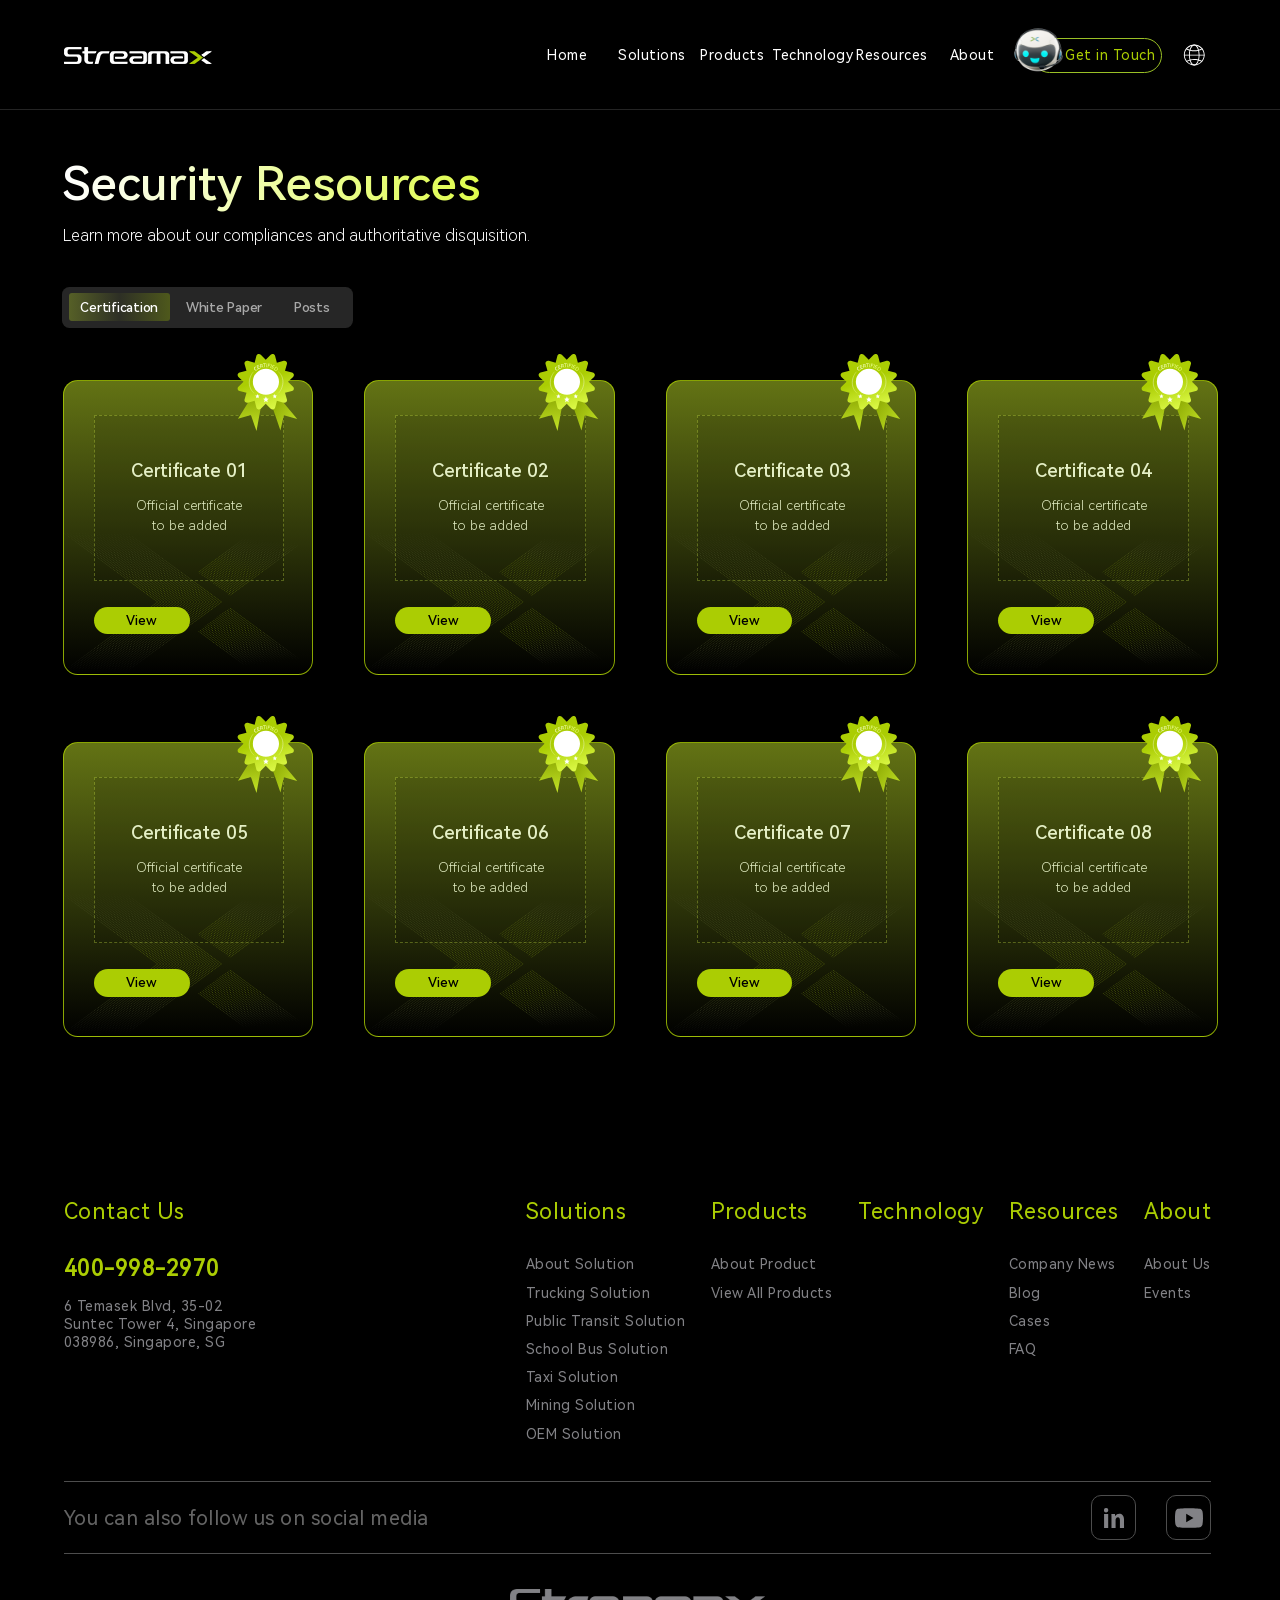
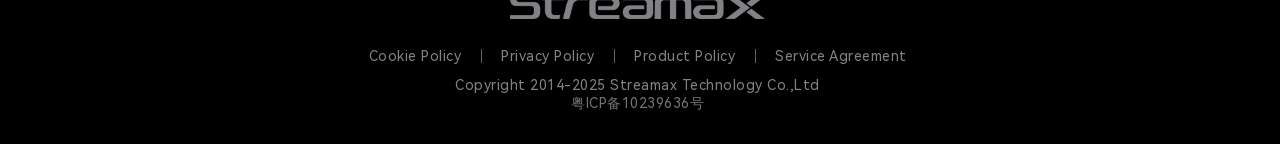
<file: security-resources.html>
<!DOCTYPE html>
<html lang="en"><head><meta charset="utf-8"><meta name="viewport" content="width=device-width, initial-scale=1"><title>Security Resources | Streamax</title><meta name="description" content="Security Resources — Streamax Product Security Incident Response Team portal preview."><link rel="icon" href="assets/img/favicon.ico"><link rel="stylesheet" href="assets/css/common.css"><link rel="stylesheet" href="assets/css/header.css"><link rel="stylesheet" href="assets/css/style.css"><link rel="stylesheet" href="assets/css/cybersecurity.css"><script>if(location.protocol==="file:"){document.write("<script src=\"assets/js/local-preview.js\"><\/script>");}</script></head>
<body class="black_page" data-page="resources"><a class="skip-link" href="#main-content">Skip to content</a>
<header class="header">
    <div class="wrap1600 cf">
        <div class="logo flex alignCenter"><a href="index.html"><img src="assets/img/logo.png" class="b_logo" alt="ruiming"><img src="assets/img/logow.png" class="w_logo" alt="ruiming"></a></div>
        <div class="right cf">
            <nav class="nav_con">
                <ul class="nav cf">
                    <li>
                        <div class="TWnav"><a href="index.html"><q>Home</q></a></div>
                    </li>
                    
                    <li>
                        <div class="TWnav"><a href="https://www.streamax.com/category/solutions.html" target="_self"><q>Solutions</q><span></span></a><div class="TWnavBtn"></div></div>
                        
                        <div class="erNav">
                            
                                
                            <a class="fnt16" href="https://www.streamax.com/category/solutions.html" target="_self">About Solution</a>
                                
                            <a class="fnt16" href="https://www.streamax.com/category/trucking-solution.html" target="_self">Trucking Solution</a>
                                
                            <a class="fnt16" href="https://www.streamax.com/category/public-transit-solution.html" target="_self">Public Transit Solution</a>
                                
                            <a class="fnt16" href="https://www.streamax.com/category/school-bus-solution.html" target="_self">School Bus Solution</a>
                                
                            <a class="fnt16" href="https://www.streamax.com/category/taxi-solution.html" target="_self">Taxi Solution</a>
                                
                            <a class="fnt16" href="https://www.streamax.com/category/mining-solution.html" target="_self">Mining Solution</a>
                                
                            <a class="fnt16" href="https://www.streamax.com/category/oem-solution.html" target="_self">OEM Solution</a>
                                
                            
                        </div>
                        
                        <div class="mo_nav cf">
                            
                            <div class="p">
                                <div class="THnav"><a href="https://www.streamax.com/category/solutions.html" target="_self">About Solution</a><div class="THnavBtn"></div></div>

                            </div>
                            <div class="p">
                                <div class="THnav"><a href="https://www.streamax.com/category/trucking-solution.html" target="_self">Trucking Solution</a><div class="THnavBtn"></div></div>

                            </div>
                            <div class="p">
                                <div class="THnav"><a href="https://www.streamax.com/category/public-transit-solution.html" target="_self">Public Transit Solution</a><div class="THnavBtn"></div></div>

                            </div>
                            <div class="p">
                                <div class="THnav"><a href="https://www.streamax.com/category/school-bus-solution.html" target="_self">School Bus Solution</a><div class="THnavBtn"></div></div>

                            </div>
                            <div class="p">
                                <div class="THnav"><a href="https://www.streamax.com/category/taxi-solution.html" target="_self">Taxi Solution</a><div class="THnavBtn"></div></div>

                            </div>
                            <div class="p">
                                <div class="THnav"><a href="https://www.streamax.com/category/mining-solution.html" target="_self">Mining Solution</a><div class="THnavBtn"></div></div>

                            </div>
                            <div class="p">
                                <div class="THnav"><a href="https://www.streamax.com/category/oem-solution.html" target="_self">OEM Solution</a><div class="THnavBtn"></div></div>

                            </div>
                            
                        </div>
                    </li>
                    <li>
                        <div class="TWnav"><a href="https://www.streamax.com/category/products.html" target="_self"><q>Products</q><span></span></a><div class="TWnavBtn"></div></div>
                        
                        <div class="erNav">
                            
                                
                            <a class="fnt16" href="https://www.streamax.com/category/products.html" target="_self">About Product</a>
                                
                            <a class="fnt16" href="https://www.streamax.com/category/products-list.html" target="_self">View All Products</a>
                                
                            
                        </div>
                        
                        <div class="mo_nav cf">
                            
                            <div class="p">
                                <div class="THnav"><a href="https://www.streamax.com/category/products.html" target="_self">About Product</a><div class="THnavBtn"></div></div>

                            </div>
                            <div class="p">
                                <div class="THnav"><a href="https://www.streamax.com/category/products-list.html" target="_self">View All Products</a><div class="THnavBtn"></div></div>

                            </div>
                            
                        </div>
                    </li>
                    <li>
                        <div class="TWnav"><a href="https://www.streamax.com/category/technology.html" target="_self"><q>Technology</q><span></span></a><div class="TWnavBtn"></div></div>
                        
                        <div class="erNav">
                            
                                
                            
                        </div>
                        
                        <div class="mo_nav cf">
                            
                            
                            
                        </div>
                    </li>
                    <li>
                        <div class="TWnav"><a href="https://www.streamax.com/resources/blog.html" target="_self"><q>Resources</q><span></span></a><div class="TWnavBtn"></div></div>
                        
                        <div class="erNav">
                            
                                
                            <a class="fnt16" href="https://www.streamax.com/resources/company-news.html" target="_self">Company News</a>
                                
                            <a class="fnt16" href="https://www.streamax.com/resources/blog.html" target="_self">Blog</a>
                                
                            <a class="fnt16" href="https://www.streamax.com/resources/case.html" target="_self">Cases</a>
                                
                            <a class="fnt16" href="https://www.streamax.com/resources/faq.html" target="_self">FAQ</a>
                                
                            
                        </div>
                        
                        <div class="mo_nav cf">
                            
                            <div class="p">
                                <div class="THnav"><a href="https://www.streamax.com/resources/company-news.html" target="_self">Company News</a><div class="THnavBtn"></div></div>

                            </div>
                            <div class="p">
                                <div class="THnav"><a href="https://www.streamax.com/resources/blog.html" target="_self">Blog</a><div class="THnavBtn"></div></div>

                            </div>
                            <div class="p">
                                <div class="THnav"><a href="https://www.streamax.com/resources/case.html" target="_self">Cases</a><div class="THnavBtn"></div></div>

                            </div>
                            <div class="p">
                                <div class="THnav"><a href="https://www.streamax.com/resources/faq.html" target="_self">FAQ</a><div class="THnavBtn"></div></div>

                            </div>
                            
                        </div>
                    </li>
                    <li>
                        <div class="TWnav"><a href="https://www.streamax.com/category/about.html" target="_self"><q>About</q><span></span></a><div class="TWnavBtn"></div></div>
                        
                        <div class="erNav">
                            
                                
                            <a class="fnt16" href="https://www.streamax.com/category/about.html" target="_self">About Us</a>
                                
                            <a class="fnt16" href="https://www.streamax.com/about/events.html" target="_self">Events</a>
                                
                            
                        </div>
                        
                        <div class="mo_nav cf">
                            
                            <div class="p">
                                <div class="THnav"><a href="https://www.streamax.com/category/about.html" target="_self">About Us</a><div class="THnavBtn"></div></div>

                            </div>
                            <div class="p">
                                <div class="THnav"><a href="https://www.streamax.com/about/events.html" target="_self">Events</a><div class="THnavBtn"></div></div>

                            </div>
                            
                        </div>
                    </li>
                     
                </ul>

                <div class="nav-submenu__cover"></div>
            </nav>
            
            <div class="lang_search flex alignCenter">
                <div class="lang cf mode_btn flex justifyCenter">
                    <a href="https://www.streamax.com/category/contactform.html">
                    <span>Get in Touch</span>
                    <div class="frame-animation"></div>
                    </a>
                </div>
                <div class="change">
                    <svg t="1764158970741" class="icon" viewBox="0 0 1024 1024" version="1.1" xmlns="http://www.w3.org/2000/svg" p-id="2883" width="256" height="256"><path d="M523.377778 955.733333C278.755556 955.733333 79.644444 756.622222 79.644444 512c0-244.622222 199.111111-443.733333 443.733334-443.733333S967.111111 267.377778 967.111111 512c0 244.622222-199.111111 443.733333-443.733333 443.733333z m0-849.54074C299.614815 106.192593 117.57037 288.237037 117.57037 512c0 223.762963 182.044444 405.807407 405.807408 405.807407C747.140741 917.807407 929.185185 735.762963 929.185185 512c0-223.762963-182.044444-405.807407-405.807407-405.807407z" fill="" p-id="2884"></path><path d="M523.377778 955.733333c-127.051852 0-225.659259-195.318519-225.659259-443.733333 0-248.414815 98.607407-443.733333 225.659259-443.733333S749.037037 263.585185 749.037037 512c0 248.414815-100.503704 443.733333-225.659259 443.733333z m0-849.54074c-102.4 0-187.733333 185.837037-187.733334 405.807407 0 219.97037 85.333333 405.807407 187.733334 405.807407s187.733333-185.837037 187.733333-405.807407c0-219.97037-87.22963-405.807407-187.733333-405.807407z" fill="" p-id="2885"></path><path d="M523.377778 352.711111c-117.57037 0-235.140741-30.340741-339.437037-87.22963-9.481481-5.688889-13.274074-17.066667-7.585185-26.548148 5.688889-9.481481 17.066667-13.274074 26.548148-7.585185 96.711111 53.096296 208.592593 81.540741 320.474074 81.540741 113.777778 0 223.762963-28.444444 322.37037-83.437037 9.481481-5.688889 20.859259-1.896296 26.548148 7.585185 5.688889 9.481481 1.896296 20.859259-7.585185 26.548148-104.296296 58.785185-221.866667 89.125926-341.333333 89.125926zM197.214815 805.925926c-7.585185 0-13.274074-3.792593-17.066667-9.481482-5.688889-9.481481-1.896296-20.859259 7.585185-26.548148 102.4-54.992593 218.074074-85.333333 333.748148-85.333333 115.674074 0 231.348148 28.444444 333.748149 83.437037 9.481481 5.688889 13.274074 17.066667 7.585185 26.548148-5.688889 9.481481-17.066667 13.274074-26.548148 7.585185-96.711111-53.096296-204.8-79.644444-314.785186-79.644444-109.985185 0-219.97037 28.444444-316.681481 79.644444-1.896296 3.792593-3.792593 3.792593-7.585185 3.792593z" fill="" p-id="2886"></path><path d="M948.148148 534.755556H98.607407c-11.377778 0-18.962963-7.585185-18.962963-18.962963s7.585185-18.962963 18.962963-18.962963H948.148148c11.377778 0 18.962963 7.585185 18.962963 18.962963s-9.481481 18.962963-18.962963 18.962963z" fill="" p-id="2887"></path></svg>
                    <div class="change_con">
                        <a href="https://cn.streamax.com/" target="_blank">中文</a>
                        <a href="https://jp.streamax.com/" target="_blank">にほんご</a>
                    </div>
                </div>
                <div class="search cf" style="display:none;">
                    <a href="javascript:;"><svg t="1755748336078" viewBox="0 0 1024 1024" version="1.1" xmlns="http://www.w3.org/2000/svg" p-id="9567"><path d="M415.59889935 818.40673751c-103.69194019 0-207.38388041-39.48836529-286.31642412-118.42090898-157.86508737-157.87981634-157.86508737-414.78248979 0-572.66230613 157.85035841-157.85035841 414.76776082-157.90927428 572.64757719 0 157.86508737 157.87981634 157.86508737 414.78248979 0 572.66230613-78.93254368 78.93254368-182.63921287 118.42090898-286.33115307 118.42090898z m0-725.22496474c-82.09927197 0-164.21327292 31.25487175-226.70828746 93.74988629-125.00475803 125.00475803-125.00475803 328.44127481 0 453.44603281 125.01948701 124.9753001 328.41181686 125.03421596 453.43130386 0 125.00475803-125.00475803 125.00475803-328.44127481 0-453.44603281-62.5097435-62.49501453-144.60901547-93.74988627-226.7230164-93.74988629z" fill="#333333" p-id="9568"></path><path d="M973.48804978 1013.69813456c-10.78160515 0-21.57793927-4.10938229-29.79670383-12.34287584L658.31757585 715.95203069c-16.46698708-16.46698708-16.46698708-43.14114955 0-59.60813666s43.14114955-16.46698708 59.60813665 0l285.37377009 285.38849908c16.46698708 16.46698708 16.46698708 43.14114955 0 59.60813663a42.07329932 42.07329932 0 0 1-29.81143281 12.35760482z" fill="#333333" p-id="9569"></path></svg></a>
                </div>
            </div>
            <div class="nav_btn"><span></span></div>
        </div>
    </div>
    <!-- pc端搜索框 -->
    <div class="search-drop-down">
        <div class="search-wrapper">
            <span><a href="javascript:;" id="search-btn"><svg t="1755748336078" viewBox="0 0 1024 1024" version="1.1" xmlns="http://www.w3.org/2000/svg" p-id="9567"><path d="M415.59889935 818.40673751c-103.69194019 0-207.38388041-39.48836529-286.31642412-118.42090898-157.86508737-157.87981634-157.86508737-414.78248979 0-572.66230613 157.85035841-157.85035841 414.76776082-157.90927428 572.64757719 0 157.86508737 157.87981634 157.86508737 414.78248979 0 572.66230613-78.93254368 78.93254368-182.63921287 118.42090898-286.33115307 118.42090898z m0-725.22496474c-82.09927197 0-164.21327292 31.25487175-226.70828746 93.74988629-125.00475803 125.00475803-125.00475803 328.44127481 0 453.44603281 125.01948701 124.9753001 328.41181686 125.03421596 453.43130386 0 125.00475803-125.00475803 125.00475803-328.44127481 0-453.44603281-62.5097435-62.49501453-144.60901547-93.74988627-226.7230164-93.74988629z" fill="#ffffff" p-id="9568"></path><path d="M973.48804978 1013.69813456c-10.78160515 0-21.57793927-4.10938229-29.79670383-12.34287584L658.31757585 715.95203069c-16.46698708-16.46698708-16.46698708-43.14114955 0-59.60813666s43.14114955-16.46698708 59.60813665 0l285.37377009 285.38849908c16.46698708 16.46698708 16.46698708 43.14114955 0 59.60813663a42.07329932 42.07329932 0 0 1-29.81143281 12.35760482z" fill="#ffffff" p-id="9569"></path></svg></a></span>
            <div class="search-input">
                <input id="search" type="text" placeholder="Search..." name="question" autocomplete="off">
                <div class="errorMsg">检测到并清除了危险字符！</div>
            </div>
            <span id="close"><svg t="1755765834589" viewBox="0 0 1024 1024" version="1.1" xmlns="http://www.w3.org/2000/svg" p-id="10614"><path d="M585.412525 512.594747L973.601616 124.418586c19.600808-19.600808 19.600808-51.898182 0-71.49899l-2.120404-2.120404c-19.600808-19.600808-51.898182-19.600808-71.49899 0L511.793131 439.518384 123.61697 50.799192c-19.600808-19.600808-51.898182-19.600808-71.49899 0l-2.120404 2.120404c-20.11798 19.600808-20.11798 51.898182 0 71.49899l388.189091 388.189091L49.997576 900.783838c-19.587879 19.600808-19.587879 51.898182 0 71.49899l2.120404 2.120404c19.600808 19.600808 51.898182 19.600808 71.49899 0L511.793131 586.214141l388.189091 388.176162c19.600808 19.600808 51.898182 19.600808 71.49899 0l2.120404-2.120404c19.600808-19.600808 19.600808-51.898182 0-71.49899L585.412525 512.594747z m0 0" p-id="10615" fill="#ffffff"></path></svg></span>
        </div>
    </div>
</header>
<main id="main-content" class="cyber-main resources-page" data-design-node="58:219" data-resource-tab="certification">
  <h1 class="gradient-title page-title">Security Resources</h1>
  <p class="resources-intro">Learn more about our compliances and authoritative disquisition.</p>
  <div class="resource-tabs" role="tablist" aria-label="Security resource categories">
    <span class="resource-tabs-indicator" aria-hidden="true"></span>
    <button id="resource-tab-certification" type="button" role="tab" aria-selected="true" aria-controls="resource-certification" tabindex="0">Certification</button>
    <button id="resource-tab-white-paper" type="button" role="tab" aria-selected="false" aria-controls="resource-white-paper" tabindex="-1">White Paper</button>
    <button id="resource-tab-posts" type="button" role="tab" aria-selected="false" aria-controls="resource-posts" tabindex="-1">Posts</button>
  </div>
  <section id="resource-certification" class="certificate-grid resource-panel" role="tabpanel" aria-labelledby="resource-tab-certification" tabindex="0"><article class="certificate-card" data-certificate-index="0">
  <div class="certificate-ground"><div class="certificate-pattern" aria-hidden="true"><img src="assets/figma/cff4b.webp" alt="" draggable="false" ></div>
    <div class="certificate-placeholder"><span>Certificate 01</span><p>Official certificate<br>to be added</p></div>
    <button class="certificate-view" type="button" aria-label="View certificate 1" data-open-certificate="0">View</button>
  </div>
  <img src="assets/figma/bbfd9.svg" alt="" draggable="false" class="certificate-badge">
</article>
<article class="certificate-card" data-certificate-index="1">
  <div class="certificate-ground"><div class="certificate-pattern" aria-hidden="true"><img src="assets/figma/cff4b.webp" alt="" draggable="false" ></div>
    <div class="certificate-placeholder"><span>Certificate 02</span><p>Official certificate<br>to be added</p></div>
    <button class="certificate-view" type="button" aria-label="View certificate 2" data-open-certificate="1">View</button>
  </div>
  <img src="assets/figma/19678.svg" alt="" draggable="false" class="certificate-badge">
</article>
<article class="certificate-card" data-certificate-index="2">
  <div class="certificate-ground"><div class="certificate-pattern" aria-hidden="true"><img src="assets/figma/cff4b.webp" alt="" draggable="false" ></div>
    <div class="certificate-placeholder"><span>Certificate 03</span><p>Official certificate<br>to be added</p></div>
    <button class="certificate-view" type="button" aria-label="View certificate 3" data-open-certificate="2">View</button>
  </div>
  <img src="assets/figma/bbfd9.svg" alt="" draggable="false" class="certificate-badge">
</article>
<article class="certificate-card" data-certificate-index="3">
  <div class="certificate-ground"><div class="certificate-pattern" aria-hidden="true"><img src="assets/figma/cff4b.webp" alt="" draggable="false" ></div>
    <div class="certificate-placeholder"><span>Certificate 04</span><p>Official certificate<br>to be added</p></div>
    <button class="certificate-view" type="button" aria-label="View certificate 4" data-open-certificate="3">View</button>
  </div>
  <img src="assets/figma/bbfd9.svg" alt="" draggable="false" class="certificate-badge">
</article>
<article class="certificate-card" data-certificate-index="4">
  <div class="certificate-ground"><div class="certificate-pattern" aria-hidden="true"><img src="assets/figma/cff4b.webp" alt="" draggable="false" ></div>
    <div class="certificate-placeholder"><span>Certificate 05</span><p>Official certificate<br>to be added</p></div>
    <button class="certificate-view" type="button" aria-label="View certificate 5" data-open-certificate="4">View</button>
  </div>
  <img src="assets/figma/19678.svg" alt="" draggable="false" class="certificate-badge">
</article>
<article class="certificate-card" data-certificate-index="5">
  <div class="certificate-ground"><div class="certificate-pattern" aria-hidden="true"><img src="assets/figma/cff4b.webp" alt="" draggable="false" ></div>
    <div class="certificate-placeholder"><span>Certificate 06</span><p>Official certificate<br>to be added</p></div>
    <button class="certificate-view" type="button" aria-label="View certificate 6" data-open-certificate="5">View</button>
  </div>
  <img src="assets/figma/19678.svg" alt="" draggable="false" class="certificate-badge">
</article>
<article class="certificate-card" data-certificate-index="6">
  <div class="certificate-ground"><div class="certificate-pattern" aria-hidden="true"><img src="assets/figma/cff4b.webp" alt="" draggable="false" ></div>
    <div class="certificate-placeholder"><span>Certificate 07</span><p>Official certificate<br>to be added</p></div>
    <button class="certificate-view" type="button" aria-label="View certificate 7" data-open-certificate="6">View</button>
  </div>
  <img src="assets/figma/19678.svg" alt="" draggable="false" class="certificate-badge">
</article>
<article class="certificate-card" data-certificate-index="7">
  <div class="certificate-ground"><div class="certificate-pattern" aria-hidden="true"><img src="assets/figma/cff4b.webp" alt="" draggable="false" ></div>
    <div class="certificate-placeholder"><span>Certificate 08</span><p>Official certificate<br>to be added</p></div>
    <button class="certificate-view" type="button" aria-label="View certificate 8" data-open-certificate="7">View</button>
  </div>
  <img src="assets/figma/19678.svg" alt="" draggable="false" class="certificate-badge">
</article></section>
  <section id="resource-white-paper" class="resource-panel editorial-grid" role="tabpanel" aria-labelledby="resource-tab-white-paper" tabindex="0" data-design-node="106:803" hidden>
    <article class="editorial-card"><div class="editorial-pattern" aria-hidden="true"><img src="assets/figma/cff4b.webp" alt="" draggable="false"></div><img class="editorial-brand" src="assets/figma/ac7f0.png" alt="Streamax" width="207" height="24"><h2>White Paper 01<br>Coming soon</h2><p class="editorial-summary">Approved white paper content will be added here.</p><button type="button" class="editorial-explore" data-resource-placeholder="White paper" aria-label="Explore white paper 1 (placeholder)">Explore</button><p class="editorial-status" role="status" aria-live="polite"></p></article>
    <article class="editorial-card"><div class="editorial-pattern" aria-hidden="true"><img src="assets/figma/cff4b.webp" alt="" draggable="false"></div><h2>White Paper 02<br>Coming soon</h2><p class="editorial-summary">Approved white paper content will be added here.</p><button type="button" class="editorial-explore" data-resource-placeholder="White paper" aria-label="Explore white paper 2 (placeholder)">Explore</button><p class="editorial-status" role="status" aria-live="polite"></p></article>
    <article class="editorial-card"><div class="editorial-pattern" aria-hidden="true"><img src="assets/figma/cff4b.webp" alt="" draggable="false"></div><h2>White Paper 03<br>Coming soon</h2><p class="editorial-summary">Approved white paper content will be added here.</p><button type="button" class="editorial-explore" data-resource-placeholder="White paper" aria-label="Explore white paper 3 (placeholder)">Explore</button><p class="editorial-status" role="status" aria-live="polite"></p></article>
  </section>
  <section id="resource-posts" class="resource-panel editorial-grid" role="tabpanel" aria-labelledby="resource-tab-posts" tabindex="0" data-design-node="106:803" hidden>
    <article class="editorial-card"><div class="editorial-pattern" aria-hidden="true"><img src="assets/figma/cff4b.webp" alt="" draggable="false"></div><img class="editorial-brand" src="assets/figma/ac7f0.png" alt="Streamax" width="207" height="24"><h2>Post 01<br>Coming soon</h2><p class="editorial-summary">Approved post content will be added here.</p><button type="button" class="editorial-explore" data-resource-placeholder="Post" aria-label="Explore post 1 (placeholder)">Explore</button><p class="editorial-status" role="status" aria-live="polite"></p></article>
    <article class="editorial-card"><div class="editorial-pattern" aria-hidden="true"><img src="assets/figma/cff4b.webp" alt="" draggable="false"></div><h2>Post 02<br>Coming soon</h2><p class="editorial-summary">Approved post content will be added here.</p><button type="button" class="editorial-explore" data-resource-placeholder="Post" aria-label="Explore post 2 (placeholder)">Explore</button><p class="editorial-status" role="status" aria-live="polite"></p></article>
    <article class="editorial-card"><div class="editorial-pattern" aria-hidden="true"><img src="assets/figma/cff4b.webp" alt="" draggable="false"></div><h2>Post 03<br>Coming soon</h2><p class="editorial-summary">Approved post content will be added here.</p><button type="button" class="editorial-explore" data-resource-placeholder="Post" aria-label="Explore post 3 (placeholder)">Explore</button><p class="editorial-status" role="status" aria-live="polite"></p></article>
  </section>
</main>
<footer class="footer pb50">
	<div class="wrap1600">
	<div class="footer_top flex flexWrap">
		<div class="left">
			<h3 class="fnt26">Contact Us</h3>
			<dl class="mt45">
				<dt class="fnt26 mb20">400-998-2970</dt>
				<dd class="fnt16">6 Temasek Blvd, 35-02 Suntec Tower 4, Singapore 038986, Singapore, SG</dd>
			</dl>
		</div>
		<div class="right flex flexWrap">
		    
			<dl>
				<dt class="fnt26 mb45"><a href="https://www.streamax.com/category/solutions.html" target="_self">Solutions</a></dt>
				<dd class="fnt16">
				    
				        
					<a href="https://www.streamax.com/category/solutions.html" target="_self">About Solution</a>
					
					<a href="https://www.streamax.com/category/trucking-solution.html" target="_self">Trucking Solution</a>
					
					<a href="https://www.streamax.com/category/public-transit-solution.html" target="_self">Public Transit Solution</a>
					
					<a href="https://www.streamax.com/category/school-bus-solution.html" target="_self">School Bus Solution</a>
					
					<a href="https://www.streamax.com/category/taxi-solution.html" target="_self">Taxi Solution</a>
					
					<a href="https://www.streamax.com/category/mining-solution.html" target="_self">Mining Solution</a>
					
					<a href="https://www.streamax.com/category/oem-solution.html" target="_self">OEM Solution</a>
					
					
				</dd>
			</dl>
			<dl>
				<dt class="fnt26 mb45"><a href="https://www.streamax.com/category/products.html" target="_self">Products</a></dt>
				<dd class="fnt16">
				    
				        
					<a href="https://www.streamax.com/category/products.html" target="_self">About Product</a>
					
					<a href="https://www.streamax.com/category/products-list.html" target="_self">View All Products</a>
					
					
				</dd>
			</dl>
			<dl>
				<dt class="fnt26 mb45"><a href="https://www.streamax.com/category/technology.html" target="_self">Technology</a></dt>
				<dd class="fnt16">
				    
				        
					
				</dd>
			</dl>
			<dl>
				<dt class="fnt26 mb45"><a href="https://www.streamax.com/resources/blog.html" target="_self">Resources</a></dt>
				<dd class="fnt16">
				    
				        
					<a href="https://www.streamax.com/resources/company-news.html" target="_self">Company News</a>
					
					<a href="https://www.streamax.com/resources/blog.html" target="_self">Blog</a>
					
					<a href="https://www.streamax.com/resources/case.html" target="_self">Cases</a>
					
					<a href="https://www.streamax.com/resources/faq.html" target="_self">FAQ</a>
					
					
				</dd>
			</dl>
			<dl>
				<dt class="fnt26 mb45"><a href="https://www.streamax.com/category/about.html" target="_self">About</a></dt>
				<dd class="fnt16">
				    
				        
					<a href="https://www.streamax.com/category/about.html" target="_self">About Us</a>
					
					<a href="https://www.streamax.com/about/events.html" target="_self">Events</a>
					
					
				</dd>
			</dl>
			 
		</div>
	</div>
	<div class="footer_mind flex flexWrap alignCenter pt20 pb20 mt45">
		<div class="left fnt22">You can also follow us on social media</div>
		<div class="right flex flexWrap alignCenter">
			<a href="https://www.linkedin.com/company/streamax-technology/" target="_blank"><svg t="1758520778600" class="icon" viewBox="0 0 1024 1024" version="1.1" xmlns="http://www.w3.org/2000/svg" p-id="6968" xmlns:xlink="http://www.w3.org/1999/xlink" width="200" height="200"><path d="M224 149.28a75.2 75.2 0 0 0-79.04 80A75.04 75.04 0 0 0 224 307.36a76.96 76.96 0 0 0 80-78.4 76.96 76.96 0 0 0-80-79.68zM878.72 874.72V575.04c0-148.8-74.08-216.96-172.96-216.96a176 176 0 0 0-149.28 80h-3.04l-6.88-69.12H416c1.92 44.48 4 98.08 4 161.12v344.64h150.24V583.36A112 112 0 0 1 576 544a80 80 0 0 1 76-58.88c54.4 0 76.16 44.48 76.16 109.6v280zM149.28 369.44h150.24v505.28H149.28z" fill="#828286" p-id="6969"></path></svg></a>
			<a href="https://www.youtube.com/@StreamaxMDVR" target="_blank"><svg t="1758520803422" class="icon" viewBox="0 0 1024 1024" version="1.1" xmlns="http://www.w3.org/2000/svg" p-id="7968" xmlns:xlink="http://www.w3.org/1999/xlink" width="200" height="200"><path d="M1003.2 265.6c-11.2-44.8-46.4-78.4-91.2-91.2-80-20.8-400-20.8-400-20.8s-320 0-400 20.8c-44.8 11.2-78.4 46.4-91.2 91.2C0 345.6 0 512 0 512s0 166.4 20.8 246.4c11.2 44.8 46.4 78.4 91.2 91.2 80 20.8 400 20.8 400 20.8s320 0 400-20.8c44.8-11.2 78.4-46.4 91.2-91.2C1024 678.4 1024 512 1024 512s0-166.4-20.8-246.4z m-593.6 400V358.4L675.2 512l-265.6 153.6z" fill="#828286" p-id="7969"></path></svg></a>
		</div>
	</div>
	<div class="footer_bottom mt55">
		<div class="f_logo mb45"><a href="index.html"><img src="assets/img/logoF.png" alt=""></a></div>
		<div class="a fnt16"><a href="https://www.streamax.com/category/cookie-policy.html">Cookie Policy</a><a href="https://www.streamax.com/privacy.html">Privacy Policy</a><a href="https://www.streamax.com/category/product-policy.html">Product Policy</a><a href="https://www.streamax.com/category/service-agreement.html">Service Agreement</a></div>
		<div class="p fnt14">Copyright 2014-2025 Streamax Technology Co.,Ltd</div>
	</div>
	</div>
	<div style="font-size:14px;color:#747474;text-align:center;"><a href="https://beian.miit.gov.cn" target="_blank" style="color:#747474;">粤ICP备10239636号</a></div>
</footer>
<dialog id="subscription-dialog" class="demo-dialog" aria-labelledby="subscribe-title" aria-describedby="subscribe-description">
  <button class="dialog-close" type="button" data-close-dialog aria-label="Close subscription preview"><span aria-hidden="true"></span></button>
  <h2 id="subscribe-title">Security advisories</h2><p id="subscribe-description">Preview the subscription experience. This demonstration does not submit your email or create a subscription.</p>
  <form id="subscription-form"><label for="subscription-email">Email address</label><input id="subscription-email" type="email" name="email" placeholder="you@company.com" autocomplete="email" required maxlength="254"><button class="demo-primary" type="submit">Preview subscription</button><p class="form-status" role="status" aria-live="polite"></p></form>
</dialog>
<dialog id="certificate-dialog" class="certificate-dialog" aria-label="Certificate preview"><button class="dialog-close" type="button" data-close-dialog aria-label="Close certificate preview"><span aria-hidden="true"></span></button><div id="certificate-preview-content"></div></dialog>
<script src="assets/js/jquery-3.5.1.js" defer></script><script src="assets/js/gsap3.12.2.min.js" defer></script><script src="assets/js/shell-behavior.js" defer></script><script src="assets/js/header.js" defer></script><script src="assets/js/security-content.js" defer></script><script src="assets/js/cybersecurity.js" defer></script>
<script src="assets/js/resource-tabs.js" defer></script>
</body></html>
</file>
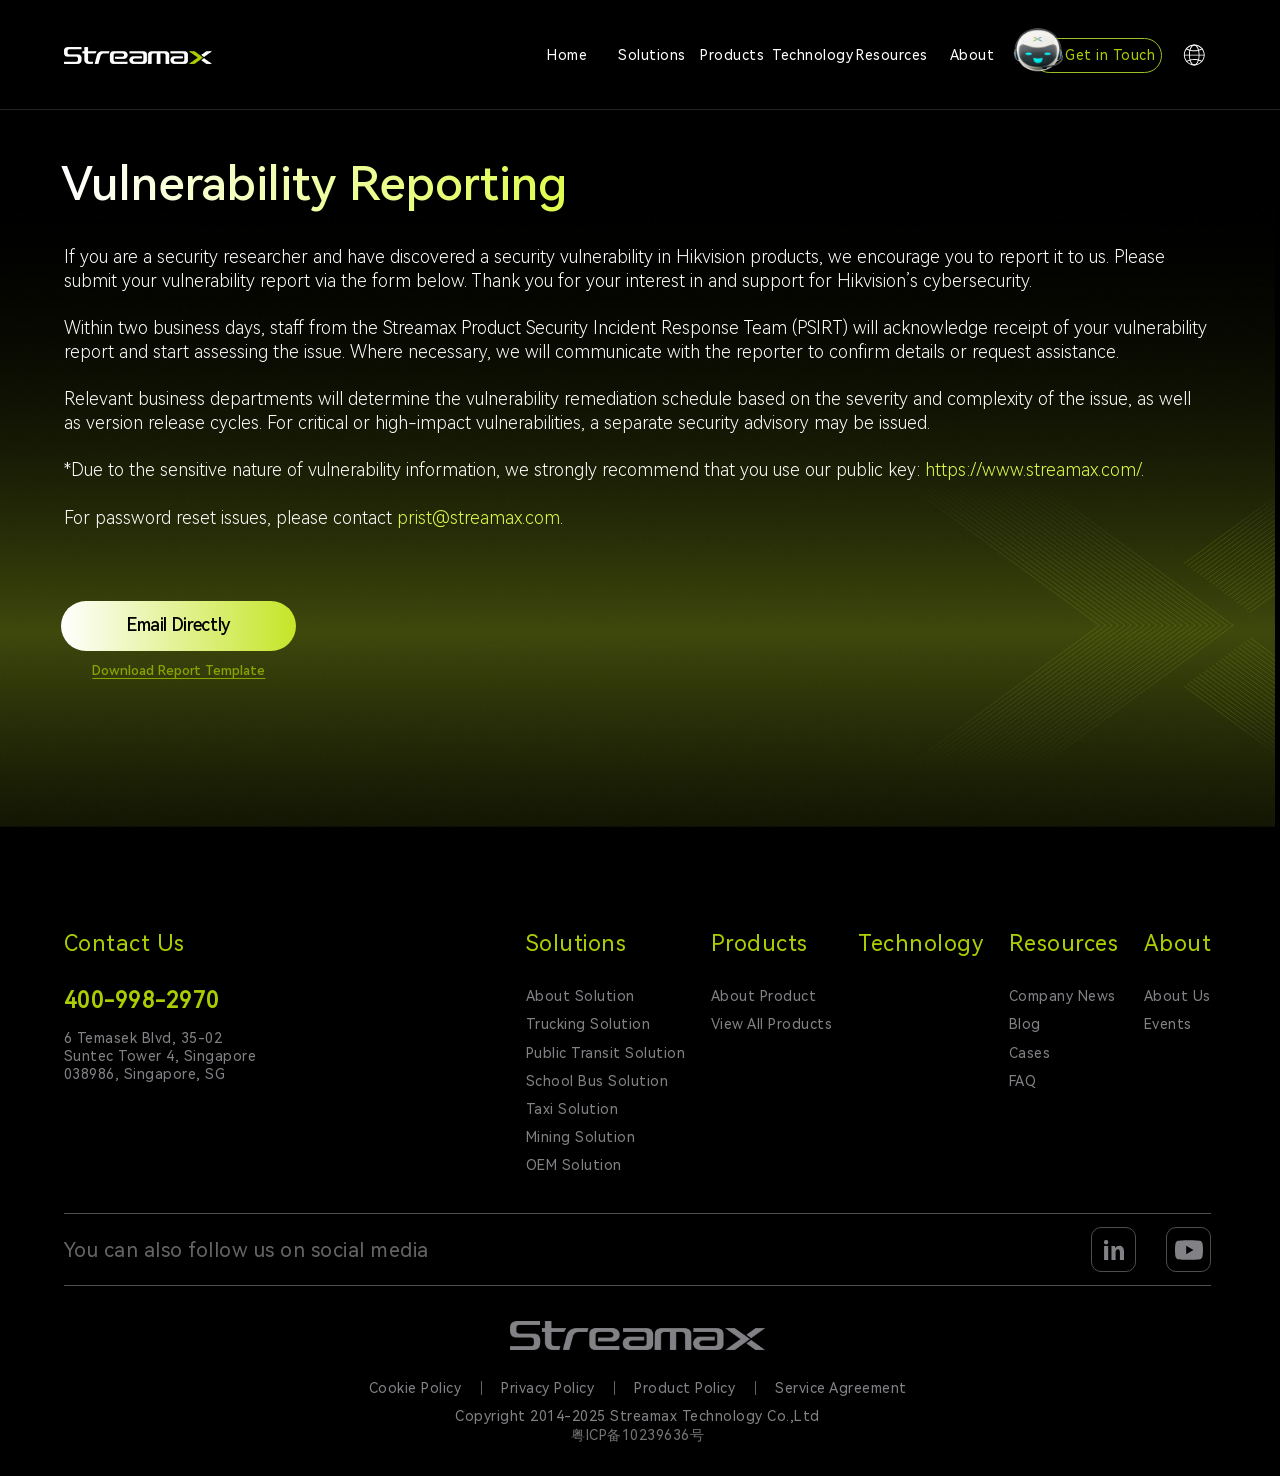
<file: vulnerability-reporting.html>
<!DOCTYPE html>
<html lang="en"><head><meta charset="utf-8"><meta name="viewport" content="width=device-width, initial-scale=1"><title>Vulnerability Reporting | Streamax</title><meta name="description" content="Vulnerability Reporting — Streamax Product Security Incident Response Team portal preview."><link rel="icon" href="assets/img/favicon.ico"><link rel="stylesheet" href="assets/css/common.css"><link rel="stylesheet" href="assets/css/header.css"><link rel="stylesheet" href="assets/css/style.css"><link rel="stylesheet" href="assets/css/cybersecurity.css"><script>if(location.protocol==="file:"){document.write("<script src=\"assets/js/local-preview.js\"><\/script>");}</script></head>
<body class="black_page" data-page="reporting"><a class="skip-link" href="#main-content">Skip to content</a>
<header class="header">
    <div class="wrap1600 cf">
        <div class="logo flex alignCenter"><a href="index.html"><img src="assets/img/logo.png" class="b_logo" alt="ruiming"><img src="assets/img/logow.png" class="w_logo" alt="ruiming"></a></div>
        <div class="right cf">
            <nav class="nav_con">
                <ul class="nav cf">
                    <li>
                        <div class="TWnav"><a href="index.html"><q>Home</q></a></div>
                    </li>
                    
                    <li>
                        <div class="TWnav"><a href="https://www.streamax.com/category/solutions.html" target="_self"><q>Solutions</q><span></span></a><div class="TWnavBtn"></div></div>
                        
                        <div class="erNav">
                            
                                
                            <a class="fnt16" href="https://www.streamax.com/category/solutions.html" target="_self">About Solution</a>
                                
                            <a class="fnt16" href="https://www.streamax.com/category/trucking-solution.html" target="_self">Trucking Solution</a>
                                
                            <a class="fnt16" href="https://www.streamax.com/category/public-transit-solution.html" target="_self">Public Transit Solution</a>
                                
                            <a class="fnt16" href="https://www.streamax.com/category/school-bus-solution.html" target="_self">School Bus Solution</a>
                                
                            <a class="fnt16" href="https://www.streamax.com/category/taxi-solution.html" target="_self">Taxi Solution</a>
                                
                            <a class="fnt16" href="https://www.streamax.com/category/mining-solution.html" target="_self">Mining Solution</a>
                                
                            <a class="fnt16" href="https://www.streamax.com/category/oem-solution.html" target="_self">OEM Solution</a>
                                
                            
                        </div>
                        
                        <div class="mo_nav cf">
                            
                            <div class="p">
                                <div class="THnav"><a href="https://www.streamax.com/category/solutions.html" target="_self">About Solution</a><div class="THnavBtn"></div></div>

                            </div>
                            <div class="p">
                                <div class="THnav"><a href="https://www.streamax.com/category/trucking-solution.html" target="_self">Trucking Solution</a><div class="THnavBtn"></div></div>

                            </div>
                            <div class="p">
                                <div class="THnav"><a href="https://www.streamax.com/category/public-transit-solution.html" target="_self">Public Transit Solution</a><div class="THnavBtn"></div></div>

                            </div>
                            <div class="p">
                                <div class="THnav"><a href="https://www.streamax.com/category/school-bus-solution.html" target="_self">School Bus Solution</a><div class="THnavBtn"></div></div>

                            </div>
                            <div class="p">
                                <div class="THnav"><a href="https://www.streamax.com/category/taxi-solution.html" target="_self">Taxi Solution</a><div class="THnavBtn"></div></div>

                            </div>
                            <div class="p">
                                <div class="THnav"><a href="https://www.streamax.com/category/mining-solution.html" target="_self">Mining Solution</a><div class="THnavBtn"></div></div>

                            </div>
                            <div class="p">
                                <div class="THnav"><a href="https://www.streamax.com/category/oem-solution.html" target="_self">OEM Solution</a><div class="THnavBtn"></div></div>

                            </div>
                            
                        </div>
                    </li>
                    <li>
                        <div class="TWnav"><a href="https://www.streamax.com/category/products.html" target="_self"><q>Products</q><span></span></a><div class="TWnavBtn"></div></div>
                        
                        <div class="erNav">
                            
                                
                            <a class="fnt16" href="https://www.streamax.com/category/products.html" target="_self">About Product</a>
                                
                            <a class="fnt16" href="https://www.streamax.com/category/products-list.html" target="_self">View All Products</a>
                                
                            
                        </div>
                        
                        <div class="mo_nav cf">
                            
                            <div class="p">
                                <div class="THnav"><a href="https://www.streamax.com/category/products.html" target="_self">About Product</a><div class="THnavBtn"></div></div>

                            </div>
                            <div class="p">
                                <div class="THnav"><a href="https://www.streamax.com/category/products-list.html" target="_self">View All Products</a><div class="THnavBtn"></div></div>

                            </div>
                            
                        </div>
                    </li>
                    <li>
                        <div class="TWnav"><a href="https://www.streamax.com/category/technology.html" target="_self"><q>Technology</q><span></span></a><div class="TWnavBtn"></div></div>
                        
                        <div class="erNav">
                            
                                
                            
                        </div>
                        
                        <div class="mo_nav cf">
                            
                            
                            
                        </div>
                    </li>
                    <li>
                        <div class="TWnav"><a href="https://www.streamax.com/resources/blog.html" target="_self"><q>Resources</q><span></span></a><div class="TWnavBtn"></div></div>
                        
                        <div class="erNav">
                            
                                
                            <a class="fnt16" href="https://www.streamax.com/resources/company-news.html" target="_self">Company News</a>
                                
                            <a class="fnt16" href="https://www.streamax.com/resources/blog.html" target="_self">Blog</a>
                                
                            <a class="fnt16" href="https://www.streamax.com/resources/case.html" target="_self">Cases</a>
                                
                            <a class="fnt16" href="https://www.streamax.com/resources/faq.html" target="_self">FAQ</a>
                                
                            
                        </div>
                        
                        <div class="mo_nav cf">
                            
                            <div class="p">
                                <div class="THnav"><a href="https://www.streamax.com/resources/company-news.html" target="_self">Company News</a><div class="THnavBtn"></div></div>

                            </div>
                            <div class="p">
                                <div class="THnav"><a href="https://www.streamax.com/resources/blog.html" target="_self">Blog</a><div class="THnavBtn"></div></div>

                            </div>
                            <div class="p">
                                <div class="THnav"><a href="https://www.streamax.com/resources/case.html" target="_self">Cases</a><div class="THnavBtn"></div></div>

                            </div>
                            <div class="p">
                                <div class="THnav"><a href="https://www.streamax.com/resources/faq.html" target="_self">FAQ</a><div class="THnavBtn"></div></div>

                            </div>
                            
                        </div>
                    </li>
                    <li>
                        <div class="TWnav"><a href="https://www.streamax.com/category/about.html" target="_self"><q>About</q><span></span></a><div class="TWnavBtn"></div></div>
                        
                        <div class="erNav">
                            
                                
                            <a class="fnt16" href="https://www.streamax.com/category/about.html" target="_self">About Us</a>
                                
                            <a class="fnt16" href="https://www.streamax.com/about/events.html" target="_self">Events</a>
                                
                            
                        </div>
                        
                        <div class="mo_nav cf">
                            
                            <div class="p">
                                <div class="THnav"><a href="https://www.streamax.com/category/about.html" target="_self">About Us</a><div class="THnavBtn"></div></div>

                            </div>
                            <div class="p">
                                <div class="THnav"><a href="https://www.streamax.com/about/events.html" target="_self">Events</a><div class="THnavBtn"></div></div>

                            </div>
                            
                        </div>
                    </li>
                     
                </ul>

                <div class="nav-submenu__cover"></div>
            </nav>
            
            <div class="lang_search flex alignCenter">
                <div class="lang cf mode_btn flex justifyCenter">
                    <a href="https://www.streamax.com/category/contactform.html">
                    <span>Get in Touch</span>
                    <div class="frame-animation"></div>
                    </a>
                </div>
                <div class="change">
                    <svg t="1764158970741" class="icon" viewBox="0 0 1024 1024" version="1.1" xmlns="http://www.w3.org/2000/svg" p-id="2883" width="256" height="256"><path d="M523.377778 955.733333C278.755556 955.733333 79.644444 756.622222 79.644444 512c0-244.622222 199.111111-443.733333 443.733334-443.733333S967.111111 267.377778 967.111111 512c0 244.622222-199.111111 443.733333-443.733333 443.733333z m0-849.54074C299.614815 106.192593 117.57037 288.237037 117.57037 512c0 223.762963 182.044444 405.807407 405.807408 405.807407C747.140741 917.807407 929.185185 735.762963 929.185185 512c0-223.762963-182.044444-405.807407-405.807407-405.807407z" fill="" p-id="2884"></path><path d="M523.377778 955.733333c-127.051852 0-225.659259-195.318519-225.659259-443.733333 0-248.414815 98.607407-443.733333 225.659259-443.733333S749.037037 263.585185 749.037037 512c0 248.414815-100.503704 443.733333-225.659259 443.733333z m0-849.54074c-102.4 0-187.733333 185.837037-187.733334 405.807407 0 219.97037 85.333333 405.807407 187.733334 405.807407s187.733333-185.837037 187.733333-405.807407c0-219.97037-87.22963-405.807407-187.733333-405.807407z" fill="" p-id="2885"></path><path d="M523.377778 352.711111c-117.57037 0-235.140741-30.340741-339.437037-87.22963-9.481481-5.688889-13.274074-17.066667-7.585185-26.548148 5.688889-9.481481 17.066667-13.274074 26.548148-7.585185 96.711111 53.096296 208.592593 81.540741 320.474074 81.540741 113.777778 0 223.762963-28.444444 322.37037-83.437037 9.481481-5.688889 20.859259-1.896296 26.548148 7.585185 5.688889 9.481481 1.896296 20.859259-7.585185 26.548148-104.296296 58.785185-221.866667 89.125926-341.333333 89.125926zM197.214815 805.925926c-7.585185 0-13.274074-3.792593-17.066667-9.481482-5.688889-9.481481-1.896296-20.859259 7.585185-26.548148 102.4-54.992593 218.074074-85.333333 333.748148-85.333333 115.674074 0 231.348148 28.444444 333.748149 83.437037 9.481481 5.688889 13.274074 17.066667 7.585185 26.548148-5.688889 9.481481-17.066667 13.274074-26.548148 7.585185-96.711111-53.096296-204.8-79.644444-314.785186-79.644444-109.985185 0-219.97037 28.444444-316.681481 79.644444-1.896296 3.792593-3.792593 3.792593-7.585185 3.792593z" fill="" p-id="2886"></path><path d="M948.148148 534.755556H98.607407c-11.377778 0-18.962963-7.585185-18.962963-18.962963s7.585185-18.962963 18.962963-18.962963H948.148148c11.377778 0 18.962963 7.585185 18.962963 18.962963s-9.481481 18.962963-18.962963 18.962963z" fill="" p-id="2887"></path></svg>
                    <div class="change_con">
                        <a href="https://cn.streamax.com/" target="_blank">中文</a>
                        <a href="https://jp.streamax.com/" target="_blank">にほんご</a>
                    </div>
                </div>
                <div class="search cf" style="display:none;">
                    <a href="javascript:;"><svg t="1755748336078" viewBox="0 0 1024 1024" version="1.1" xmlns="http://www.w3.org/2000/svg" p-id="9567"><path d="M415.59889935 818.40673751c-103.69194019 0-207.38388041-39.48836529-286.31642412-118.42090898-157.86508737-157.87981634-157.86508737-414.78248979 0-572.66230613 157.85035841-157.85035841 414.76776082-157.90927428 572.64757719 0 157.86508737 157.87981634 157.86508737 414.78248979 0 572.66230613-78.93254368 78.93254368-182.63921287 118.42090898-286.33115307 118.42090898z m0-725.22496474c-82.09927197 0-164.21327292 31.25487175-226.70828746 93.74988629-125.00475803 125.00475803-125.00475803 328.44127481 0 453.44603281 125.01948701 124.9753001 328.41181686 125.03421596 453.43130386 0 125.00475803-125.00475803 125.00475803-328.44127481 0-453.44603281-62.5097435-62.49501453-144.60901547-93.74988627-226.7230164-93.74988629z" fill="#333333" p-id="9568"></path><path d="M973.48804978 1013.69813456c-10.78160515 0-21.57793927-4.10938229-29.79670383-12.34287584L658.31757585 715.95203069c-16.46698708-16.46698708-16.46698708-43.14114955 0-59.60813666s43.14114955-16.46698708 59.60813665 0l285.37377009 285.38849908c16.46698708 16.46698708 16.46698708 43.14114955 0 59.60813663a42.07329932 42.07329932 0 0 1-29.81143281 12.35760482z" fill="#333333" p-id="9569"></path></svg></a>
                </div>
            </div>
            <div class="nav_btn"><span></span></div>
        </div>
    </div>
    <!-- pc端搜索框 -->
    <div class="search-drop-down">
        <div class="search-wrapper">
            <span><a href="javascript:;" id="search-btn"><svg t="1755748336078" viewBox="0 0 1024 1024" version="1.1" xmlns="http://www.w3.org/2000/svg" p-id="9567"><path d="M415.59889935 818.40673751c-103.69194019 0-207.38388041-39.48836529-286.31642412-118.42090898-157.86508737-157.87981634-157.86508737-414.78248979 0-572.66230613 157.85035841-157.85035841 414.76776082-157.90927428 572.64757719 0 157.86508737 157.87981634 157.86508737 414.78248979 0 572.66230613-78.93254368 78.93254368-182.63921287 118.42090898-286.33115307 118.42090898z m0-725.22496474c-82.09927197 0-164.21327292 31.25487175-226.70828746 93.74988629-125.00475803 125.00475803-125.00475803 328.44127481 0 453.44603281 125.01948701 124.9753001 328.41181686 125.03421596 453.43130386 0 125.00475803-125.00475803 125.00475803-328.44127481 0-453.44603281-62.5097435-62.49501453-144.60901547-93.74988627-226.7230164-93.74988629z" fill="#ffffff" p-id="9568"></path><path d="M973.48804978 1013.69813456c-10.78160515 0-21.57793927-4.10938229-29.79670383-12.34287584L658.31757585 715.95203069c-16.46698708-16.46698708-16.46698708-43.14114955 0-59.60813666s43.14114955-16.46698708 59.60813665 0l285.37377009 285.38849908c16.46698708 16.46698708 16.46698708 43.14114955 0 59.60813663a42.07329932 42.07329932 0 0 1-29.81143281 12.35760482z" fill="#ffffff" p-id="9569"></path></svg></a></span>
            <div class="search-input">
                <input id="search" type="text" placeholder="Search..." name="question" autocomplete="off">
                <div class="errorMsg">检测到并清除了危险字符！</div>
            </div>
            <span id="close"><svg t="1755765834589" viewBox="0 0 1024 1024" version="1.1" xmlns="http://www.w3.org/2000/svg" p-id="10614"><path d="M585.412525 512.594747L973.601616 124.418586c19.600808-19.600808 19.600808-51.898182 0-71.49899l-2.120404-2.120404c-19.600808-19.600808-51.898182-19.600808-71.49899 0L511.793131 439.518384 123.61697 50.799192c-19.600808-19.600808-51.898182-19.600808-71.49899 0l-2.120404 2.120404c-20.11798 19.600808-20.11798 51.898182 0 71.49899l388.189091 388.189091L49.997576 900.783838c-19.587879 19.600808-19.587879 51.898182 0 71.49899l2.120404 2.120404c19.600808 19.600808 51.898182 19.600808 71.49899 0L511.793131 586.214141l388.189091 388.176162c19.600808 19.600808 51.898182 19.600808 71.49899 0l2.120404-2.120404c19.600808-19.600808 19.600808-51.898182 0-71.49899L585.412525 512.594747z m0 0" p-id="10615" fill="#ffffff"></path></svg></span>
        </div>
    </div>
</header>
<main id="main-content" class="cyber-main reporting-page" data-design-node="56:146">
  <img src="assets/figma/6314c.png" alt="" draggable="false" class="reporting-background" aria-hidden="true">
  <img src="assets/figma/cff4b.webp" alt="" draggable="false" class="reporting-decoration" aria-hidden="true">
  <h1 class="gradient-title page-title">Vulnerability Reporting</h1>
  <div class="reporting-copy">
    <p>If you are a security researcher and have discovered a security vulnerability in Hikvision products, we encourage you to report it to us. Please submit your vulnerability report via the form below. Thank you for your interest in and support for Hikvision’s cybersecurity.</p>
    <p>Within two business days, staff from the Streamax Product Security Incident Response Team (PSIRT) will acknowledge receipt of your vulnerability report and start assessing the issue. Where necessary, we will communicate with the reporter to confirm details or request assistance.</p>
    <p>Relevant business departments will determine the vulnerability remediation schedule based on the severity and complexity of the issue, as well as version release cycles. For critical or high-impact vulnerabilities, a separate security advisory may be issued.</p>
    <p>*Due to the sensitive nature of vulnerability information, we strongly recommend that you use our public key: <a href="https://www.streamax.com/" target="_blank" rel="noopener">https://www.streamax.com/</a>.</p>
    <p>For password reset issues, please contact <a href="mailto:prist@streamax.com">prist@streamax.com</a>.</p>
  </div>
  <a class="email-button" href="mailto:prist@streamax.com?subject=Security%20Vulnerability%20Report">Email Directly</a>
  <button class="template-link" type="button" data-template-placeholder aria-describedby="template-status">Download Report Template</button>
  <p id="template-status" class="template-status" role="status" aria-live="polite"></p>
</main>
<footer class="footer pb50">
	<div class="wrap1600">
	<div class="footer_top flex flexWrap">
		<div class="left">
			<h3 class="fnt26">Contact Us</h3>
			<dl class="mt45">
				<dt class="fnt26 mb20">400-998-2970</dt>
				<dd class="fnt16">6 Temasek Blvd, 35-02 Suntec Tower 4, Singapore 038986, Singapore, SG</dd>
			</dl>
		</div>
		<div class="right flex flexWrap">
		    
			<dl>
				<dt class="fnt26 mb45"><a href="https://www.streamax.com/category/solutions.html" target="_self">Solutions</a></dt>
				<dd class="fnt16">
				    
				        
					<a href="https://www.streamax.com/category/solutions.html" target="_self">About Solution</a>
					
					<a href="https://www.streamax.com/category/trucking-solution.html" target="_self">Trucking Solution</a>
					
					<a href="https://www.streamax.com/category/public-transit-solution.html" target="_self">Public Transit Solution</a>
					
					<a href="https://www.streamax.com/category/school-bus-solution.html" target="_self">School Bus Solution</a>
					
					<a href="https://www.streamax.com/category/taxi-solution.html" target="_self">Taxi Solution</a>
					
					<a href="https://www.streamax.com/category/mining-solution.html" target="_self">Mining Solution</a>
					
					<a href="https://www.streamax.com/category/oem-solution.html" target="_self">OEM Solution</a>
					
					
				</dd>
			</dl>
			<dl>
				<dt class="fnt26 mb45"><a href="https://www.streamax.com/category/products.html" target="_self">Products</a></dt>
				<dd class="fnt16">
				    
				        
					<a href="https://www.streamax.com/category/products.html" target="_self">About Product</a>
					
					<a href="https://www.streamax.com/category/products-list.html" target="_self">View All Products</a>
					
					
				</dd>
			</dl>
			<dl>
				<dt class="fnt26 mb45"><a href="https://www.streamax.com/category/technology.html" target="_self">Technology</a></dt>
				<dd class="fnt16">
				    
				        
					
				</dd>
			</dl>
			<dl>
				<dt class="fnt26 mb45"><a href="https://www.streamax.com/resources/blog.html" target="_self">Resources</a></dt>
				<dd class="fnt16">
				    
				        
					<a href="https://www.streamax.com/resources/company-news.html" target="_self">Company News</a>
					
					<a href="https://www.streamax.com/resources/blog.html" target="_self">Blog</a>
					
					<a href="https://www.streamax.com/resources/case.html" target="_self">Cases</a>
					
					<a href="https://www.streamax.com/resources/faq.html" target="_self">FAQ</a>
					
					
				</dd>
			</dl>
			<dl>
				<dt class="fnt26 mb45"><a href="https://www.streamax.com/category/about.html" target="_self">About</a></dt>
				<dd class="fnt16">
				    
				        
					<a href="https://www.streamax.com/category/about.html" target="_self">About Us</a>
					
					<a href="https://www.streamax.com/about/events.html" target="_self">Events</a>
					
					
				</dd>
			</dl>
			 
		</div>
	</div>
	<div class="footer_mind flex flexWrap alignCenter pt20 pb20 mt45">
		<div class="left fnt22">You can also follow us on social media</div>
		<div class="right flex flexWrap alignCenter">
			<a href="https://www.linkedin.com/company/streamax-technology/" target="_blank"><svg t="1758520778600" class="icon" viewBox="0 0 1024 1024" version="1.1" xmlns="http://www.w3.org/2000/svg" p-id="6968" xmlns:xlink="http://www.w3.org/1999/xlink" width="200" height="200"><path d="M224 149.28a75.2 75.2 0 0 0-79.04 80A75.04 75.04 0 0 0 224 307.36a76.96 76.96 0 0 0 80-78.4 76.96 76.96 0 0 0-80-79.68zM878.72 874.72V575.04c0-148.8-74.08-216.96-172.96-216.96a176 176 0 0 0-149.28 80h-3.04l-6.88-69.12H416c1.92 44.48 4 98.08 4 161.12v344.64h150.24V583.36A112 112 0 0 1 576 544a80 80 0 0 1 76-58.88c54.4 0 76.16 44.48 76.16 109.6v280zM149.28 369.44h150.24v505.28H149.28z" fill="#828286" p-id="6969"></path></svg></a>
			<a href="https://www.youtube.com/@StreamaxMDVR" target="_blank"><svg t="1758520803422" class="icon" viewBox="0 0 1024 1024" version="1.1" xmlns="http://www.w3.org/2000/svg" p-id="7968" xmlns:xlink="http://www.w3.org/1999/xlink" width="200" height="200"><path d="M1003.2 265.6c-11.2-44.8-46.4-78.4-91.2-91.2-80-20.8-400-20.8-400-20.8s-320 0-400 20.8c-44.8 11.2-78.4 46.4-91.2 91.2C0 345.6 0 512 0 512s0 166.4 20.8 246.4c11.2 44.8 46.4 78.4 91.2 91.2 80 20.8 400 20.8 400 20.8s320 0 400-20.8c44.8-11.2 78.4-46.4 91.2-91.2C1024 678.4 1024 512 1024 512s0-166.4-20.8-246.4z m-593.6 400V358.4L675.2 512l-265.6 153.6z" fill="#828286" p-id="7969"></path></svg></a>
		</div>
	</div>
	<div class="footer_bottom mt55">
		<div class="f_logo mb45"><a href="index.html"><img src="assets/img/logoF.png" alt=""></a></div>
		<div class="a fnt16"><a href="https://www.streamax.com/category/cookie-policy.html">Cookie Policy</a><a href="https://www.streamax.com/privacy.html">Privacy Policy</a><a href="https://www.streamax.com/category/product-policy.html">Product Policy</a><a href="https://www.streamax.com/category/service-agreement.html">Service Agreement</a></div>
		<div class="p fnt14">Copyright 2014-2025 Streamax Technology Co.,Ltd</div>
	</div>
	</div>
	<div style="font-size:14px;color:#747474;text-align:center;"><a href="https://beian.miit.gov.cn" target="_blank" style="color:#747474;">粤ICP备10239636号</a></div>
</footer>
<dialog id="subscription-dialog" class="demo-dialog" aria-labelledby="subscribe-title" aria-describedby="subscribe-description">
  <button class="dialog-close" type="button" data-close-dialog aria-label="Close subscription preview"><span aria-hidden="true"></span></button>
  <h2 id="subscribe-title">Security advisories</h2><p id="subscribe-description">Preview the subscription experience. This demonstration does not submit your email or create a subscription.</p>
  <form id="subscription-form"><label for="subscription-email">Email address</label><input id="subscription-email" type="email" name="email" placeholder="you@company.com" autocomplete="email" required maxlength="254"><button class="demo-primary" type="submit">Preview subscription</button><p class="form-status" role="status" aria-live="polite"></p></form>
</dialog>
<dialog id="certificate-dialog" class="certificate-dialog" aria-label="Certificate preview"><button class="dialog-close" type="button" data-close-dialog aria-label="Close certificate preview"><span aria-hidden="true"></span></button><div id="certificate-preview-content"></div></dialog>
<script src="assets/js/jquery-3.5.1.js" defer></script><script src="assets/js/gsap3.12.2.min.js" defer></script><script src="assets/js/shell-behavior.js" defer></script><script src="assets/js/header.js" defer></script><script src="assets/js/security-content.js" defer></script><script src="assets/js/cybersecurity.js" defer></script>
<script src="assets/js/process-interaction.js" defer></script>
</body></html>
</file>
<file: assets/css/common.css>
@charset "utf-8";
/* 
<svg width="20" height="20"  viewBox="0 0 20 20" xmlns="http://www.w3.org/2000/svg"><path id="svg_1" d="m0,20l12.31565,-10l-12.31565,-10l7.75886,0l12.31565,10l-12.31565,10l-7.75886,0" opacity="undefined" stroke="null"/></svg>
*/

img, video {
    -webkit-touch-callout: none;
    -webkit-user-select: none;
    user-select: none;
}

/* reset */
*{

  padding: 0;
  margin: 0;
  outline: none;
  word-break: normal;
  -webkit-tap-highlight-color: rgba(0, 0, 0, 0);
  -webkit-box-sizing: border-box;
  -moz-box-sizing: border-box;
  box-sizing: border-box;
}
*::-webkit-scrollbar {
  /*滚动条整体样式*/
  width: 5px;
  /*高宽分别对应横竖滚动条的尺寸*/
  height: 5px;
}
*::-webkit-scrollbar-thumb {
  /*滚动条-滑块*/
  border-radius: 3px;
  box-shadow: inset 0 0 5px rgba(0, 0, 0, 0.2);
  background: #999;
}
*::-webkit-scrollbar-track {
  /*滚动条-背景*/
  box-shadow: inset 0 0 5px rgba(0, 0, 0, 0.2);
  border-radius: 3px;
  background: #ededed;
}
/*div 滚动结束不带动页面滚动*/
.scroll-box {
  -webkit-overflow-scrolling: touch;  /* iOS/Safari 惯性 */
  overscroll-behavior: contain;       /* 内部滚动不带动页面 */
}

@keyframes displayN {
  0% {
    opacity: 0;
  }
  100% {
    opacity: 1;
  }
}
/* animation: displayN 0.5s forwards; */
@keyframes fadeInUp {
  0% {
      opacity: 0;
      -webkit-transform: translate3d(0,50px,0);
      transform: translate3d(0,50px,0)
  }
  100% {
      opacity: 1;
      -webkit-transform: translate3d(0,0px,0);
      transform: translate3d(0,0px,0)
  }
}
@keyframes fadeInLeft {
  0% {
      opacity: 0;
      -webkit-transform: translate3d(-50px,0px,0);
      transform: translate3d(-50px,0px,0)
  }
  100% {
      opacity: 1;
      -webkit-transform: translate3d(0,0px,0);
      transform: translate3d(0,0px,0)
  }
}
@keyframes fadeInRight {
  0% {
      opacity: 0;
      -webkit-transform: translate3d(50px,0px,0);
      transform: translate3d(50px,0px,0)
  }
  100% {
      opacity: 1;
      -webkit-transform: translate3d(0,0px,0);
      transform: translate3d(0,0px,0)
  }
}
@font-face {
    font-family: 'Harmony';
    src:url('HarmonyOS_Sans_Regular.ttf') format('truetype');
    font-weight: normal;
    font-style: normal;
    font-display: swap; /* 优化字体加载显示 */
}
html { height: 100%; }
body { 
  font-size: 14px;line-height: 1.3;color:#333;letter-spacing:0.5px;
	min-height: 100%;position: relative;font-weight: normal;
  font-family: Harmony ,-apple-system, BlinkMacSystemFont, "Source Han Sans CN", "Helvetica Neue", "PingFang SC", "Microsoft YaHei", Helvetica, Arial, sans-serif;
}
body, div, ul, ol, li, dl, dt, dd, h1, h2, h3, h4, h5, h6, iframe, pre, code, fieldset, legend, form, input, select, textarea, button, p, blockquote, th, td, figure { margin: 0; padding: 0 }
body, div, ul, ol, li, dl, dt, dd, h1, h2, h3, h4, h5, h6, iframe, pre, code, fieldset, legend, form, p, blockquote, figure, header, footer, nav, article, section, aside, address, figcaption { zoom: 1 }
li { list-style-type: none }
.h1, .h2, .h3, .h4, .h5, .h6, h1, h2, h3, h4, h5, h6{line-height: inherit;font-weight: normal;font-size: 100%; }
iframe, frame, fieldset, img { border: 0 none }
img { vertical-align: top }
input[type=button], input[type=submit], input[type=reset] { cursor: pointer }
button { cursor: pointer }
input, textarea, button { -webkit-border-radius: 0; -webkit-appearance: none }
input[type=radio] { -webkit-border-radius: 100%; -webkit-appearance: radio }
input[type=checkbox] { -webkit-appearance: checkbox }
input[type=search] { -webkit-box-sizing: content-box; -moz-box-sizing: content-box; -ms-box-sizing: content-box; -o-box-sizing: content-box; box-sizing: content-box }
textarea { overflow: auto; resize: none }
blockquote, q { quotes: none }
blockquote:before, blockquote:after, q:before, q:after { content: ""; content: none }
table { border-collapse: collapse; border-spacing: 0 }
caption, th { text-align: left }
th { font-weight: normal }
em, cite, address,i { font-style: normal }
sub,sup {
  font-size: 75%;
  line-height: 0;
  position: relative;
  vertical-align: baseline;
}
sup { vertical-align: baseline;top:-4px; }
sub { vertical-align: text-bottom;bottom:4px;}
input, select, button, textarea { color:#333;}
a:link,
a:visited,
a:active,
a { text-decoration: none;}
a {color: #333; }
a * { cursor: pointer }
:focus { outline: none } 
dt{font-weight: normal;}

/*所有后台编辑器区域都要引用 edit_con_original 类名*/
.edit_con_original{ line-height:2; padding:0 0; color:#333;}
.edit_con_original ul{ margin:inherit; padding:inherit}
.edit_con_original ul li { list-style-type:disc; margin:auto; padding:inherit}
.edit_con_original ol{ margin:inherit; padding:inherit}
.edit_con_original ol li { list-style-type:decimal; margin:auto; padding:inherit}
.edit_con_original h1 { font-size: 2em; font-weight:bold }
.edit_con_original h2 { font-size: 1.5em; font-weight:bold }
.edit_con_original h3 { font-size: 1.17em; font-weight:bold }
.edit_con_original h4 { font-size: 1em; font-weight:bold }
.edit_con_original h5 { font-size: 0.83em; font-weight:bold }
.edit_con_original h6 { font-size: 0.67em; font-weight:bold }
.edit_con_original em { font-style: italic }
.edit_con_original cite{ font-style: italic }
.edit_con_original address{ font-style: italic }
.edit_con_original i { font-style: italic }
.edit_con_original table{ border-collapse: collapse; border-spacing: 0px }
.edit_con_original table td{border:1px solid #aaa;}
.edit_con_original img{ max-width:100%; height:auto;}

@media screen and (max-device-width: 320px){
  body{-webkit-text-size-adjust:none}
}
@media screen and (max-device-width: 480px){
  body{-webkit-text-size-adjust:none}
}
@media only screen and (-webkit-min-device-pixel-ratio: 2){
  body{-webkit-text-size-adjust:none}
}
@media only screen and (min-device-width: 768px) and (max-device-width: 1024px){
  body{-webkit-text-size-adjust:none}
}

@media only screen and (max-width: 768px){
  *{
    -webkit-tap-highlight-color: rgba(255, 255, 255, 0);
    -webkit-touch-callout: none;
    -webkit-user-select: none;
    -khtml-user-select: none;
    -moz-user-select: none;
    -ms-user-select: none;
    user-select: none;
  }
}
.touch_body,.touch_body *{
  -webkit-tap-highlight-color: rgba(255, 255, 255, 0);
  -webkit-touch-callout: none;
  -webkit-user-select: none;
  -khtml-user-select: none;
  -moz-user-select: none;
  -ms-user-select: none;
  user-select: none;
}

/* clear 页头，页脚，内容区都不用再加清除样式 */
.cf:before{ content: ''; display: table; }
.cf:after{ content: ''; display: table; clear: both; }
.cf{ zoom: 1 }

input::-webkit-input-placeholder, textarea::-webkit-input-placeholder {opacity:0.5;}
input:-moz-placeholder, textarea:-moz-placeholder {opacity:0.5;}
input::-moz-placeholder, textarea::-moz-placeholder { opacity:0.5;}
input:-ms-input-placeholder, textarea:-ms-input-placeholder {opacity:0.5;}

.wrap{width: 1440px;margin-left:auto;margin-right:auto;}
.wrap1600{width: 1600px;margin-left:auto;margin-right:auto;}
@media only screen and (max-width: 1700px){
  .wrap1600{width:90%;}
}
@media only screen and (max-width: 1600px){
  .wrap{width:80%;}
  .wrap1600{width:90%;}
}
@media only screen and (max-width: 1200px){
  .wrap{width:90%;}
  .wrap1600{width:90%;}
}

/*公用样式end*/

/*font-size*/
.fnt12 { font-size:12px;}
.fnt14 { font-size:14px;}
.fnt16 { font-size:16px;}
.fnt18 { font-size:18px;}
.fnt20 { font-size:20px;}
.fnt22 { font-size:22px;}
.fnt24 { font-size:24px;}
.fnt26 { font-size:26px;}
.fnt28 { font-size:28px;}

.fnt30 { font-size:30px;line-height: 1.3;}
.fnt32 { font-size:32px;line-height: 1.3;}
.fnt34 { font-size:34px;line-height: 1.3;}

.fnt36 { font-size:36px;line-height: 1.3;}
.fnt38 { font-size:38px;line-height: 1.3;}

.fnt40 { font-size:40px;line-height: 1.3;}
.fnt42 { font-size:42px;line-height: 1.3;}
.fnt44 { font-size:44px;line-height: 1.3;}

.fnt46 { font-size:46px;line-height: 1.3;}
.fnt48 { font-size:48px;line-height: 1.3;}

.fnt50 { font-size:50px;line-height: 1.3;}
.fnt52 { font-size:52px;line-height: 1.3;}
.fnt54 { font-size:54px;line-height: 1.3;}

.fnt56 { font-size:56px;line-height: 1.3;}
.fnt58 { font-size:58px;line-height: 1.3;}

.fnt60 { font-size:60px;line-height: 1.2;}
.fnt70 { font-size:70px;line-height: 1.2;}
.fnt80 { font-size:80px;line-height: 1.2;}

@media only screen and (max-width: 1950px) {


  .fnt30 { font-size:28px;}
  .fnt32 { font-size:30px;}

  .fnt34 { font-size:32px;}
  .fnt36 { font-size:32px;}
  .fnt38 { font-size:32px;}
  .fnt40 { font-size:34px;}
  .fnt42 { font-size:34px;}

  .fnt44 { font-size:34px;}
  .fnt46 { font-size:36px;}
  .fnt48 { font-size:38px;}
  .fnt50 { font-size:40px;}
  .fnt52 { font-size:42px;}

  .fnt54 { font-size:44px;}
  .fnt56 { font-size:46px;}
  .fnt58 { font-size:48px;}

  .fnt60 { font-size:50px;}
  .fnt70 { font-size:60px;}
  .fnt80 { font-size:70px;}
}
/* 
@media only screen and (max-width: 1600px) {
  .fnt22 { font-size:20px;}

  .fnt24 { font-size:22px;}
  .fnt26 { font-size:24px;}
  .fnt28 { font-size:26px;}
  .fnt30 { font-size:28px;}
  .fnt32 { font-size:30px;}

  .fnt34 { font-size:32px;}
  .fnt36 { font-size:32px;}
  .fnt38 { font-size:32px;}
  .fnt40 { font-size:32px;}
  .fnt42 { font-size:32px;}

  .fnt44 { font-size:36px;}
  .fnt46 { font-size:36px;}
  .fnt48 { font-size:36px;}
  .fnt50 { font-size:36px;}
  .fnt52 { font-size:36px;}

  .fnt54 { font-size:40px;}
  .fnt56 { font-size:40px;}
  .fnt58 { font-size:40px;}

  .fnt60 { font-size:50px;}
  .fnt70 { font-size:60px;}
  .fnt80 { font-size:70px;}
} */
@media only screen and (max-width: 1600px) {
  .fnt16 { font-size:14px;}
  .fnt18 { font-size:16px;}
  .fnt20 { font-size:18px;}
  .fnt22 { font-size:20px;}
  .fnt24 { font-size:20px;}
  .fnt26 { font-size:22px;}
  .fnt28 { font-size:24px;}
  .fnt30 { font-size:24px;}
  .fnt32 { font-size:26px;}
  .fnt34 { font-size:28px;}
  .fnt36 { font-size:28px;}
  .fnt38 { font-size:28px;}
  .fnt40 { font-size:30px;}
  .fnt42 { font-size:30px;}
  .fnt44 { font-size:34px;}
  .fnt46 { font-size:34px;}
  .fnt48 { font-size:34px;}
  .fnt50 { font-size:34px;}
  .fnt52 { font-size:36px;}
  .fnt54 { font-size:36px;}
  .fnt56 { font-size:38px;}
  .fnt58 { font-size:38px;}
  .fnt60 { font-size:40px;}
  .fnt70 { font-size:50px;}
  .fnt80 { font-size:60px;}

}

@media only screen and (max-width: 1100px) {
  .fnt20 { font-size:18px;}
  .fnt22 { font-size:18px;}
  .fnt24 { font-size:20px;}
  .fnt26 { font-size:20px;}
  .fnt28 { font-size:20px;}
  .fnt30 { font-size:22px;}
  .fnt32 { font-size:22px;}
  .fnt34 { font-size:26px;}
  .fnt36 { font-size:26px;}
  .fnt38 { font-size:26px;}
  .fnt40 { font-size:28px;}
  .fnt42 { font-size:28px;}
  .fnt44 { font-size:32px;}
  .fnt46 { font-size:32px;}
  .fnt48 { font-size:32px;}
  .fnt50 { font-size:34px;}
  .fnt52 { font-size:34px;}
  .fnt54 { font-size:34px;}
  .fnt56 { font-size:36px;}
  .fnt58 { font-size:36px;}
  .fnt60 { font-size:36px;}
  .fnt70 { font-size:44px;}
  .fnt80 { font-size:54px;}
}
@media only screen and (max-width: 768px) {
  .fnt34 { font-size:24px;}
  .fnt36 { font-size:24px;}
  .fnt38 { font-size:24px;}
  .fnt40 { font-size:26px;}
  .fnt42 { font-size:26px;}
  .fnt44 { font-size:26px;}
  .fnt46 { font-size:26px;}
  .fnt48 { font-size:26px;}

  .fnt50 { font-size:28px;}
  .fnt52 { font-size:28px;}
  .fnt54 { font-size:28px;}
  .fnt56 { font-size:28px;}
  .fnt58 { font-size:28px;}
  .fnt60 { font-size:30px;}
  .fnt70 { font-size:32px;}
  .fnt80 { font-size:34px;}
}


.pt150{padding-top:150px;}
.pb150{padding-bottom:150px;}
.pt140{padding-top:140px;}
.pb140{padding-bottom:140px;}
.pt130{padding-top:130px;}
.pb130{padding-bottom:130px;}
.pt120{padding-top:120px;}
.pb120{padding-bottom:120px;}
.pt110{padding-top:110px;}
.pb110{padding-bottom:110px;}
.pt100{padding-top:100px;}
.pb100{padding-bottom:100px;}
.pt95{padding-top:95px;}
.pb95{padding-bottom:95px;}
.pt90{padding-top:90px;}
.pb90{padding-bottom:90px;}
.pt85{padding-top:85px;}
.pb85{padding-bottom:85px;}
.pt80{padding-top:80px;}
.pb80{padding-bottom:80px;}
.pt75{padding-top:75px;}
.pb75{padding-bottom:75px;}
.pt70{padding-top:70px;}
.pb70{padding-bottom:70px;}
.pt65{padding-top:65px;}
.pb65{padding-bottom:65px;}
.pt60{padding-top:60px;}
.pb60{padding-bottom:60px;}
.pt55{padding-top:55px;}
.pb55{padding-bottom:55px;}
.pt50{padding-top:50px;}
.pb50{padding-bottom:50px;}
.pt45{padding-top:45px;}
.pb45{padding-bottom:45px;}
.pt40{padding-top:40px;}
.pb40{padding-bottom:40px;}
.pt35{padding-top:35px;}
.pb35{padding-bottom:35px;}
.pt30{padding-top:30px;}
.pb30{padding-bottom:30px;}
.pt25{padding-top:25px;}
.pb25{padding-bottom:25px;}
.pt20{padding-top:20px;}
.pb20{padding-bottom:20px;}


.mt150{margin-top:150px;}
.mb150{margin-bottom:150px;}
.mt140{margin-top:140px;}
.mb140{margin-bottom:140px;}
.mt130{margin-top:130px;}
.mb130{margin-bottom:130px;}
.mt120{margin-top:120px;}
.mb120{margin-bottom:120px;}
.mt110{margin-top:110px;}
.mb110{margin-bottom:110px;}
.mt100{margin-top:100px;}
.mb100{margin-bottom:100px;}
.mt95{margin-top:95px;}
.mb95{margin-bottom:95px;}
.mt90{margin-top:90px;}
.mb90{margin-bottom:90px;}
.mt85{margin-top:85px;}
.mb85{margin-bottom:85px;}
.mt80{margin-top:80px;}
.mb80{margin-bottom:80px;}
.mt75{margin-top:75px;}
.mb75{margin-bottom:75px;}
.mt70{margin-top:70px;}
.mb70{margin-bottom:70px;}
.mt65{margin-top:65px;}
.mb65{margin-bottom:65px;}
.mt60{margin-top:60px;}
.mb60{margin-bottom:60px;}
.mt55{margin-top:55px;}
.mb55{margin-bottom:55px;}
.mt50{margin-top:50px;}
.mb50{margin-bottom:50px;}
.mt45{margin-top:45px;}
.mb45{margin-bottom:45px;}
.mt40{margin-top:40px;}
.mb40{margin-bottom:40px;}
.mt35{margin-top:35px;}
.mb35{margin-bottom:35px;}
.mt30{margin-top:30px;}
.mb30{margin-bottom:30px;}
.mt25{margin-top:25px;}
.mb25{margin-bottom:25px;}
.mt20{margin-top:20px;}
.mb20{margin-bottom:20px;}


@media only screen and (max-width: 1950px) {


  .pt150{padding-top:6.5vw;}
  .pb150{padding-bottom:6.5vw;}
  .pt140{padding-top:6.5vw;}
  .pb140{padding-bottom:6.5vw;}
  .pt130{padding-top:6.5vw;}
  .pb130{padding-bottom:6.5vw;}

  .pt120{padding-top:6vw;}
  .pb120{padding-bottom:6vw;}
  .pt110{padding-top:5.5vw;}
  .pb110{padding-bottom:5.5vw;}
  .pt100{padding-top:5vw;}
  .pb100{padding-bottom:5vw;}
  .pt95{padding-top:4.75vw;}
  .pb95{padding-bottom:4.75vw;}
  .pt90{padding-top:4.5vw;}
  .pb90{padding-bottom:4.5vw;}
  .pt85{padding-top:4.25vw;}
  .pb85{padding-bottom:4.25vw;}
  .pt80{padding-top:4vw;}
  .pb80{padding-bottom:4vw;}
  .pt75{padding-top:3.75vw;}
  .pb75{padding-bottom:3.75vw;}
  .pt70{padding-top:3.5vw;}
  .pb70{padding-bottom:3.5vw;}
  .pt65{padding-top:3.25vw;}
  .pb65{padding-bottom:3.25vw;}
  .pt60{padding-top:3vw;}
  .pb60{padding-bottom:3vw;}
  .pt55{padding-top:2.75vw;}
  .pb55{padding-bottom:2.75vw;}
  .pt50{padding-top:2.5vw;}
  .pb50{padding-bottom:2.5vw;}
  .pt45{padding-top:2.25vw;}
  .pb45{padding-bottom:2.25vw;}
  .pt40{padding-top:2vw;}
  .pb40{padding-bottom:2vw;}
  .pt35{padding-top:1.75vw;}
  .pb35{padding-bottom:1.75vw;}
  .pt30{padding-top:1.5vw;}
  .pb30{padding-bottom:1.5vw;}
  .pt25{padding-top:1.25vw;}
  .pb25{padding-bottom:1.25vw;}
  .pt20{padding-top:1vw;}
  .pb20{padding-bottom:1vw;}
  
  .mt150{margin-top:6.5vw;}
  .mb150{margin-bottom:6.5vw;}
  .mt140{margin-top:6.5vw;}
  .mb140{margin-bottom:6.5vw;}
  .mt130{margin-top:6.5vw;}
  .mb130{margin-bottom:6.5vw;}

  .mt120{margin-top:6vw;}
  .mb120{margin-bottom:6vw;}
  .mt110{margin-top:5.5vw;}
  .mb110{margin-bottom:5.5vw;}
  .mt100{margin-top:5vw;}
  .mb100{margin-bottom:5vw;}
  .mt95{margin-top:4.75vw;}
  .mb95{margin-bottom:4.75vw;}
  .mt90{margin-top:4.5vw;}
  .mb90{margin-bottom:4.5vw;}
  .mt85{margin-top:4.25vw;}
  .mb85{margin-bottom:4.25vw;}
  .mt80{margin-top:4vw;}
  .mb80{margin-bottom:4vw;}
  .mt75{margin-top:3.75vw;}
  .mb75{margin-bottom:3.75vw;}
  .mt70{margin-top:3.5vw;}
  .mb70{margin-bottom:3.5vw;}
  .mt65{margin-top:3.25vw;}
  .mb65{margin-bottom:3.25vw;}
  .mt60{margin-top:3vw;}
  .mb60{margin-bottom:3vw;}
  .mt55{margin-top:2.75vw;}
  .mb55{margin-bottom:2.75vw;}
  .mt50{margin-top:2.5vw;}
  .mb50{margin-bottom:2.5vw;}
  .mt45{margin-top:2.25vw;}
  .mb45{margin-bottom:2.25vw;}
  .mt40{margin-top:2vw;}
  .mb40{margin-bottom:2vw;}
  .mt35{margin-top:1.75vw;}
  .mb35{margin-bottom:1.75vw;}
  .mt30{margin-top:1.5vw;}
  .mb30{margin-bottom:1.5vw;}
  .mt25{margin-top:1.25vw;}
  .mb25{margin-bottom:1.25vw;}
  .mt20{margin-top:1vw;}
  .mb20{margin-bottom:1vw;}


}

@media only screen and (max-width: 1200px) {


  .pt150{padding-top:8.5vw;}
  .pb150{padding-bottom:8.5vw;}
  .pt140{padding-top:8.5vw;}
  .pb140{padding-bottom:8.5vw;}
  .pt130{padding-top:8.5vw;}
  .pb130{padding-bottom:8.5vw;}

  .pt120{padding-top:8vw;}
  .pb120{padding-bottom:8vw;}
  .pt110{padding-top:8vw;}
  .pb110{padding-bottom:8vw;}
  .pt100{padding-top:7vw;}
  .pb100{padding-bottom:7vw;}

  .pt95{padding-top:6vw;}
  .pb95{padding-bottom:6vw;}
  .pt90{padding-top:6vw;}
  .pb90{padding-bottom:6vw;}
  .pt85{padding-top:5vw;}
  .pb85{padding-bottom:5vw;}
  .pt80{padding-top:5vw;}
  .pb80{padding-bottom:5vw;}

  .pt75{padding-top:4.5vw;}
  .pb75{padding-bottom:4.5vw;}
  .pt70{padding-top:4.5vw;}
  .pb70{padding-bottom:4.5vw;}
  .pt65{padding-top:4vw;}
  .pb65{padding-bottom:4vw;}
  .pt60{padding-top:4vw;}
  .pb60{padding-bottom:4vw;}

  .pt55{padding-top:3.5vw;}
  .pb55{padding-bottom:3.5vw;}
  .pt50{padding-top:3.5vw;}
  .pb50{padding-bottom:3.5vw;}
  .pt45{padding-top:3vw;}
  .pb45{padding-bottom:3vw;}
  .pt40{padding-top:3vw;}
  .pb40{padding-bottom:3vw;}

  .pt35{padding-top:2.5vw;}
  .pb35{padding-bottom:2.5vw;}
  .pt30{padding-top:2.5vw;}
  .pb30{padding-bottom:2.5vw;}
  .pt25{padding-top:2vw;}
  .pb25{padding-bottom:2vw;}
  .pt20{padding-top:2vw;}
  .pb20{padding-bottom:2vw;}
  
  
  .mt150{margin-top:8.5vw;}
  .mb150{margin-bottom:8.5vw;}
  .mt140{margin-top:8.5vw;}
  .mb140{margin-bottom:8.5vw;}
  .mt130{margin-top:8.5vw;}
  .mb130{margin-bottom:8.5vw;}

  .mt120{margin-top:8vw;}
  .mb120{margin-bottom:8vw;}
  .mt110{margin-top:8vw;}
  .mb110{margin-bottom:8vw;}
  .mt100{margin-top:7vw;}
  .mb100{margin-bottom:7vw;}

  .mt95{margin-top:6vw;}
  .mb95{margin-bottom:6vw;}
  .mt90{margin-top:6vw;}
  .mb90{margin-bottom:6vw;}
  .mt85{margin-top:5vw;}
  .mb85{margin-bottom:5vw;}
  .mt80{margin-top:5vw;}
  .mb80{margin-bottom:5vw;}

  .mt75{margin-top:4.5vw;}
  .mb75{margin-bottom:4.5vw;}
  .mt70{margin-top:4.5vw;}
  .mb70{margin-bottom:4.5vw;}
  .mt65{margin-top:4vw;}
  .mb65{margin-bottom:4vw;}
  .mt60{margin-top:4vw;}
  .mb60{margin-bottom:4vw;}

  .mt55{margin-top:3.5vw;}
  .mb55{margin-bottom:3.5vw;}
  .mt50{margin-top:3.5vw;}
  .mb50{margin-bottom:3.5vw;}
  .mt45{margin-top:3vw;}
  .mb45{margin-bottom:3vw;}
  .mt40{margin-top:3vw;}
  .mb40{margin-bottom:3vw;}

  .mt35{margin-top:2.5vw;}
  .mb35{margin-bottom:2.5vw;}
  .mt30{margin-top:2.5vw;}
  .mb30{margin-bottom:2.5vw;}
  .mt25{margin-top:2vw;}
  .mb25{margin-bottom:2vw;}
  .mt20{margin-top:2vw;}
  .mb20{margin-bottom:2vw;}


}
@media only screen and (max-width: 768px) {

  .pt150{padding-top:15vw;}
  .pb150{padding-bottom:15vw;}
  .pt140{padding-top:15vw;}
  .pb140{padding-bottom:15vw;}
  .pt130{padding-top:15vw;}
  .pb130{padding-bottom:15vw;}

  .pt120{padding-top:14vw;}
  .pb120{padding-bottom:14vw;}
  .pt110{padding-top:13vw;}
  .pb110{padding-bottom:13vw;}
  .pt100{padding-top:12vw;}
  .pb100{padding-bottom:12vw;}

  .pt95{padding-top:10vw;}
  .pb95{padding-bottom:10vw;}
  .pt90{padding-top:10vw;}
  .pb90{padding-bottom:10vw;}
  .pt85{padding-top:9vw;}
  .pb85{padding-bottom:9vw;}
  .pt80{padding-top:9vw;}
  .pb80{padding-bottom:9vw;}

  .pt75{padding-top:8vw;}
  .pb75{padding-bottom:8vw;}
  .pt70{padding-top:8vw;}
  .pb70{padding-bottom:8vw;}
  .pt65{padding-top:7vw;}
  .pb65{padding-bottom:7vw;}
  .pt60{padding-top:7vw;}
  .pb60{padding-bottom:7vw;}

  .pt55{padding-top:6vw;}
  .pb55{padding-bottom:6vw;}
  .pt50{padding-top:6vw;}
  .pb50{padding-bottom:6vw;}
  .pt45{padding-top:5vw;}
  .pb45{padding-bottom:5vw;}
  .pt40{padding-top:5vw;}
  .pb40{padding-bottom:5vw;}

  .pt35{padding-top:4vw;}
  .pb35{padding-bottom:4vw;}
  .pt30{padding-top:4vw;}
  .pb30{padding-bottom:4vw;}
  .pt25{padding-top:3vw;}
  .pb25{padding-bottom:3vw;}
  .pt20{padding-top:3vw;}
  .pb20{padding-bottom:3vw;}

  .mt150{margin-top:15vw;}
  .mb150{margin-bottom:15vw;}
  .mt140{margin-top:15vw;}
  .mb140{margin-bottom:15vw;}
  .mt130{margin-top:15vw;}
  .mb130{margin-bottom:15vw;}
  
  .mt120{margin-top:14vw;}
  .mb120{margin-bottom:14vw;}
  .mt110{margin-top:13vw;}
  .mb110{margin-bottom:13vw;}
  .mt100{margin-top:12vw;}
  .mb100{margin-bottom:12vw;}

  .mt95{margin-top:10vw;}
  .mb95{margin-bottom:10vw;}
  .mt90{margin-top:10vw;}
  .mb90{margin-bottom:10vw;}
  .mt85{margin-top:9vw;}
  .mb85{margin-bottom:9vw;}
  .mt80{margin-top:9vw;}
  .mb80{margin-bottom:9vw;}

  .mt75{margin-top:8vw;}
  .mb75{margin-bottom:8vw;}
  .mt70{margin-top:8vw;}
  .mb70{margin-bottom:8vw;}
  .mt65{margin-top:7vw;}
  .mb65{margin-bottom:7vw;}
  .mt60{margin-top:7vw;}
  .mb60{margin-bottom:7vw;}

  .mt55{margin-top:6vw;}
  .mb55{margin-bottom:6vw;}
  .mt50{margin-top:6vw;}
  .mb50{margin-bottom:6vw;}
  .mt45{margin-top:5vw;}
  .mb45{margin-bottom:5vw;}
  .mt40{margin-top:5vw;}
  .mb40{margin-bottom:5vw;}

  .mt35{margin-top:4vw;}
  .mb35{margin-bottom:4vw;}
  .mt30{margin-top:4vw;}
  .mb30{margin-bottom:4vw;}
  .mt25{margin-top:3vw;}
  .mb25{margin-bottom:3vw;}
  .mt20{margin-top:3vw;}
  .mb20{margin-bottom:3vw;}
}
</file>
<file: assets/css/header.css>
@charset "UTF-8";

:root{

	--color-primary: #122B57;
	--color-primary-light: #9ac026;

	--color-white: #ffffff;
	--color-light: #f0f0f0;   /* 浅白色 / 背景浅灰 */
	--color-light-soft: #f5f5f5;  /* 更柔和的浅白 */
  	--color-light-pale: #eeeeee;  /* 最淡的浅白 */
	--color-gray: #747474;    /* 中性灰 */
	--color-black: #2a2a2a;

    --header-height: 110px;
	--header-height-small:60px;
}
a{color:var(--color-white);-webkit-transition: all .2s;-moz-transition: all .2s; -ms-transition: all .2s;transition: all .2s;}

.logo_con{width:320px;display:flex;flex-wrap: wrap;align-items: center;float:left;overflow: hidden;}
.other_china{
	transition:all 0.3s ease-in-out;
	border:1px solid #122B57;height:100%;margin-left:30px;
	border-radius: 50px;color:#122B57;
	padding:5px 8px 5px 5px;
}

.other_china a span{line-height: 1;}
.other_china a{color:#122B57;display:flex;justify-content: center;align-items: center;}
.other_china a img{margin-right: 8px;}
.other_china:hover a{color:#fff;}
.other_china:hover{background: #122B57;color:#fff;}




.header{z-index:999;height: var(--header-height);width: 100%;position: fixed;top: 0px;left: 0px;transition: background .3s ease-in-out 0.4s,transform .3s ease-in-out 0s;}
.header .logo{float: left;height:var(--header-height);line-height: var(--header-height);text-align: left;width: 150px;}
.header .logo img{vertical-align: middle;width: 100%;}
.header .right{float: right;display: flex;flex-wrap: wrap;}

.header .nav{margin-right: 20px;display: flex;flex-wrap: wrap;}
.header .nav li:first-child{width: 120px;}
.header .nav li{height: var(--header-height);line-height: var(--header-height);width:130px;text-align:center;position: relative;z-index: 9;}
.header .nav li .TWnav a{position: relative;color: var(--color-white);transition: color .3s ease-in-out 0.4s;}
.header .nav li:hover .TWnav a{color:var(--color-black);}
.header .nav li.hover .TWnav a{color:var(--color-black);}
.header .nav li .TWnav a span{position: absolute;bottom:-10px;left:50%;display:inline-block;
	width: 0%;margin:0 auto;background: var(--color-primary);height: 2px;
	transition:all 0.5s ease-in-out;
	transform:translateX(-50%);
}
.header .nav li:hover .TWnav a span{width: 100%;}
.header .nav li.hover .TWnav a span{width: 100%;}




.header .nav li:hover .erNav{display: block;animation: displayN 0.5s forwards;}

.header .nav .mo_nav{display: none;border-top:1px solid var(--color-light);}

.header .nav-bg{
	position:absolute;top:var(--header-height);left:0px;right:0px;height:0vh;
	background-color: var(--color-white);z-index: 3;transition:all 0.4s ease-in-out;
}
.header .nav-bg a{color:var(--color-black);}
.header .nav-bg .nav-list{
	display: flex;flex-wrap:wrap;width: 1000px;margin-left:auto;margin-right:auto;justify-content: space-between;
	position: absolute;top:0px;left:50%;transform:translateX(-50%);z-index: 2;
	/* 不是用 display:none;会导致无动画。pointer-events: none; */
	opacity: 0;visibility: hidden;pointer-events: none;transition: opacity .5s ease;
}
.header .nav-bg .nav-list.nav_show{opacity: 1;visibility: visible;pointer-events: auto;}

.header .nav-bg .nav-list.has_no_img{justify-content: center;}
.header .nav-bg .nav-list.has_no_img .dl{flex:0 0 auto;}

.header .nav-bg .nav-list .dl{flex:1;display: flex;flex-wrap:wrap;gap:50px;margin:40px 0;}
.header .nav-bg .nav-list dl{margin-bottom: 20px;}
.header .nav-bg .nav-list dt{margin-bottom: 10px;font-weight: normal;line-height: inherit;}
.header .nav-bg .nav-list dt a{font-weight: 700;}
.header .nav-bg .nav-list dt a:hover{color:var(--color-primary)}
.header .nav-bg .nav-list dd a{display: block;margin-bottom: 4px;color:#666;}
.header .nav-bg .nav-list dd a:hover{color:var(--color-primary)}
.header .nav-bg .nav-list .img{height:100px;width:200px;margin-top:40px;}
.header .nav-bg .nav-list .img img{width:100%;height:100%;object-fit: cover;}
/* 入场动画 */
.header .nav-bg .nav-list .dl,
.header .nav-bg .nav-list .img {opacity: 0;transform: translateY(20px);transition: all 0.3s ease-in;}
.header .nav-bg .nav-list .img {transition-delay: 0.2s;}
.header .nav-bg .nav-list.nav_show .dl,
.header .nav-bg .nav-list.nav_show .img {opacity: 1;transform: translateY(0);}

.nav-submenu__cover{
	top: var(--header-height);
	z-index: 2;
	width: 100%;
	height: calc(100vh - var(--header-height));
	opacity: 0;
	-webkit-backdrop-filter: blur(10px);
	backdrop-filter: blur(10px);
	pointer-events: none;
	background-color: rgba(0, 0, 0, .4);
	transition: all .35s;
	position: absolute;
	left: 0;
}
.nav-submenu__cover.active{opacity: 1;transition-delay:0.2s;}

.lang{
	float: left;height: var(--header-height);margin-right:20px;display: flex;flex-wrap: wrap;align-items: center;
	position: relative;
}
.lang svg{display: flex;width:20px;height: 20px;flex-wrap: wrap;}
.lang svg path{fill:var(--color-white);transition: fill .3s ease-in-out 0s;}
.lang-box{
	width:120px;text-align: center;display: none;transform: translateX(-50%);
	position:absolute;top:var(--header-height);left:50%;background:rgba(255,255,255,.9);box-shadow: 0px 8px 10px rgba(0,0,0,.2);
}
.lang-box li{padding:10px 10px;border-bottom: 1px solid var(--color-white);transition: all .3s ease-in-out;}
.lang-box li a{display: block;text-align: center;color:var(--color-black--color);}
.lang-box li:hover{background: var(--color-primary);}
.lang-box li:hover a{color:var(--color-white);}
.lang-box li:last-child{border-bottom: 0px;}
.lang:hover .lang-box{display:block;animation: displayN 0.5s forwards; }


.search{float: left;height: var(--header-height);position: relative;display: flex;flex-wrap: wrap;align-items: center;}
.search svg{display: flex;width:20px;height: 20px;flex-wrap: wrap;}
.search svg path{fill:var(--color-white);transition: fill .3s ease-in-out 0s;}

.search-drop-down {
  position: absolute;  top: 100%;width: 100%;
  height: 150px;z-index: 8;display: none;background: rgba(0, 0, 0, 0.3);
}
.search-drop-down .search-wrapper {
	width: 100%;max-width: 90%;height: 100%;margin: 0 auto;
	display: flex;justify-content: center;align-items: center;flex-direction: row;
}
.search-drop-down .search-wrapper #search-btn {
  display: inline-flex;width: 45px;height: 45px;position: relative;cursor: pointer;
  flex-wrap: wrap;align-items: center;justify-content: center;
}
.search-drop-down #search-btn svg{width:26px;height:26px;}
.search-drop-down .search-wrapper #close {
  display: inline-flex;width: 45px;height: 45px;position: relative;cursor: pointer;
  flex-wrap: wrap;align-items: center;justify-content: center;
}
.search-drop-down .search-wrapper #close svg{width: 24px;height:24px;}

.search-drop-down .search-wrapper .search-input{width:50%;position: relative;}
.search-drop-down .search-wrapper input {
  width: 100%;
  color: #FFFFFF;
  font-size: 1.5rem;
  padding: 0.5rem 0;
  border: none;
  background: none;
  border-bottom: 1px solid #eeeeee;
}
.search-drop-down .errorMsg{color: #ff1121;display: none;position:absolute;left:0px;bottom:-25px;font-size: 12px;}
.search-drop-down .errorMsg.show{display: block;}


/*移入效果*/

.header:hover{background: var(--color-white);transition:background 0.2s ease-in 0s;}
.header:hover .nav li .TWnav a{color:var(--color-black);transition: color .3s ease-in 0s;}
.header:hover .search svg path{fill:var(--color-black);}
.header:hover .lang svg path{fill:var(--color-black);}


/*滚动后的头部样式*/
.header.hideHeader {
  -webkit-transform: translateY(-100%);
      -ms-transform: translateY(-100%);
          transform: translateY(-100%);
}

.scrollHeader.header{height: var(--header-height-small);background-color: var(--color-white);background-image: none;}
.scrollHeader.header .logo{height: var(--header-height-small);line-height: var(--header-height-small);}
.scrollHeader.header .nav li{height: var(--header-height-small);line-height: var(--header-height-small);}
.scrollHeader.header .nav li .TWnav a{color:var(--color-black);}
.scrollHeader.header .nav-bg{top:var(--header-height-small);}
.scrollHeader.header .nav-submenu__cover{top: var(--header-height-small);height: calc(100vh - var(--header-height-small));}

.scrollHeader.header .lang{height: var(--header-height-small);}
.scrollHeader.header .lang-box{top:var(--header-height-small);}
.scrollHeader.header .lang svg path{fill:var(--color-black);}
.scrollHeader.header .search{height: var(--header-height-small);}
.scrollHeader.header .search .input{top: var(--header-height-small);}
.scrollHeader.header .search svg path{fill:var(--color-black);}


.black_page .scrollHeader.header{background-color: #040401;}
.black_page .scrollHeader.header .nav li .TWnav a{color:var(--color-light);}
.black_page .scrollHeader.header .lang svg path{fill:var(--color-light);}
.black_page .scrollHeader.header .search svg path{fill:var(--color-light);}


.black_page .header .mode_btn{border-color: var(--color-primary-light);color: var(--color-primary-light);}
.black_page .header .nav-bg a{color: var(--color-light);}
.black_page .header .nav-bg{background: #040401;}
.black_page .header .nav-bg .nav-list dt a:hover{color:var(--color-primary-light);}
.black_page .header .nav-bg .nav-list dd a:hover{color:var(--color-primary-light);}
.black_page .header .nav li:hover .TWnav a{color:var(--color-primary-light);}
.black_page .search-drop-down{background: #040401;}

.black_page .header:hover{background-color: #040401;}
.black_page .header:hover .nav li  a{color:var(--color-light);}
.black_page .header:hover .lang svg path{fill:var(--color-light);}
.black_page .header:hover .search svg path{fill:var(--color-light);}

.black_page .header{border-bottom:1px solid #ffffff24;}

.w_logo{display: none;}
.black_page .w_logo{display: block;}
.black_page .b_logo{display: none;}


.header .change{
	display: flex;height: var(--header-height);position: relative;
	align-items: center;margin-right: 10px;cursor:pointer;
}
.header .change svg{width:24px;height:24px;}
.header .change path{fill:#000;}
.header .change_con{
	display:none;
	position:absolute;top:var(--header-height);
	width:110px;background: #fff;left:50%;transform:translateX(-50%);
}
.header .change_con a{
	color:#000;
	display: block;height:40px;line-height: 40px;text-align: center;border-bottom:1px solid rgba(255,255,255,.1);
}
.header .change_con a:last-child{border-bottom:0px;}
.header .change_con a:hover{color:var(--color-primary-light);}
.header .change:hover .change_con{display:block;animation: displayN 0.5s forwards;}

.header .nav li .erNav{display: none;width: max-content;min-width: 100%;text-align: left;
	background: #fff;position:absolute;top:100%;left:0px;line-height: normal;
}                    
.header .nav li .erNav a{display: block;padding:17px 20px;height:auto;background: #fff;transition:all 0.5s ease-in-out;color:#000;}
.header .nav li .erNav a:hover{background-color: #9ac026;color:#fff;}

.black_page .header .nav li .erNav{background: #000;}
.black_page .header .nav li .erNav a{background: #000;}
.black_page .header .nav li .erNav a:hover{background-color: #9ac026;color:#fff;}
.black_page .header .change_con{background: #000;}
.black_page .header .change path{fill:#fff;}
.black_page .header .change_con a{color:#fff;}
.black_page .header .change_con a:hover{color:#9ac026;}

.scrollHeader.header .change{height: var(--header-height-small);}
.scrollHeader.header .change_con{top:var(--header-height-small);}

@media only screen and (max-width: 1600px){
	.other_china{margin-left:20px;}
	.header .nav li{width: 120px;}
	.header .nav li:first-child{width: 90px;}
}
@media only screen and (max-width: 1500px){
	.header .nav li{width:100px;}
}
@media only screen and (max-width: 1400px){
	.header .nav li{width:90px;}
	.staticHeader .header .nav li .TWnav a{font-size: 16px!important;}
	.header .nav li .TWnav a{font-size:16px!important;}
}
@media only screen and (max-width: 1300px){
	.header .nav li{width:80px;}
	.header .nav-bg .nav-list{width:80%;}
	.other_china a{font-size: 12px;}
	.staticHeader .header .nav li .TWnav a{font-size: 14px!important;}
	.header .nav li .TWnav a{font-size:14px!important;}
}
.TWnavBtn{display: none;}
.touch_body .TWnavBtn{display: block;}
    /*大pad端1366时显示的按钮*/
	.touch_body .nav_btn{width:25px;position: relative;margin-left: 20px;cursor:pointer;display: flex;flex-wrap: wrap;align-items: center;}
	.touch_body .nav_btn span{display: inline-block;width: 26px;height: 2px;background-color: var(--color-white);
		position: absolute;top: 50%;left: 0px;transform:translateY(-50%);
		transition:background-color 0.3s ease-out 0.1s;
	}
	.touch_body .nav_btn span:after{content:'';display: inline-block;width: 26px;height: 2px;
		background-color: var(--color-white);position: absolute;top: 7px;left:0px;
		transition:transform 0.3s ease-out,top 0.5s ease 0.4s;
		transform: rotate(0deg);
	}
	.touch_body .nav_btn span:before{content:'';display: inline-block;width: 26px;height: 2px;
		background-color: var(--color-white);position: absolute;top: -7px;left:0px;
		transition:transform 0.3s ease-out,top 0.5s ease 0.4s;
		transform: rotate(0deg);
	}
	.touch_body .nav_btn.click span{background-color: transparent;}
	.touch_body .nav_btn.click span:after{
		transition: top 0.5s ease, transform 0.3s ease-out 0.4s;
		transform: rotate(-45deg);top: 0px;background-color: var(--color-black);
	}
	.touch_body .nav_btn.click span:before{
		transition: top 0.5s ease, transform 0.3s ease-out 0.4s;
		transform: rotate(45deg);top: 0px;background-color: var(--color-black);
	}
	.touch_body .scrollHeader .nav_btn span{background-color: var(--color-black);}
	.touch_body .scrollHeader .nav_btn span:after{background-color: var(--color-black);}
	.touch_body .scrollHeader .nav_btn span:before{background-color: var(--color-black);}
	/*Ipad端导航样式*/
	
	
	.touch_body .header .nav li .erNav{display: none;}
	.touch_body .nav-submenu__cover{display: none;}
	.touch_body .header .nav-bg{display: none;}
	
	.touch_body .header .nav_con{display: none;position: fixed;top: var(--header-height);left: 0px;bottom:0;right: 0px;margin-right:0px;background: var(--color-white);overflow-y:auto; }
	.touch_body .header .nav{width:80%;margin-left:auto;margin-right:auto;}
	.touch_body .header .nav li{float: none;width: 100%;height: auto;text-align: center;border-bottom: 1px solid var(--color-light);line-height: var(--header-height-small);}
	.touch_body .header .nav li.hover{z-index: 10;}
	.touch_body .header .nav li a{display: block;width: 100%;padding-bottom: 0;font-size: 16px;position: relative;color: var(--color-black);}
	.touch_body .header .nav li .TWnav a{padding-left:20px;}
	.touch_body .header .nav li.hover .TWnav a{color:var(--color-primary);}
	.touch_body .header .nav li .TWnav a span{bottom: 0px;display: none;}
	.touch_body .header .nav a{color:var(--color-white)}

	/* 二级下拉按钮 */
	.touch_body .TWnavBtn{
		position:absolute;right:0px;top:0px;
		width:var(--header-height-small);height:var(--header-height-small);z-index: 2;
	}
	.touch_body .header .nav li.has_two .TWnavBtn:after{content: "";width:10px;height:10px;
		border-top:1px solid var(--color-black);border-right:1px solid var(--color-black);transition: all 0.3s ease-in-out;
		position:absolute;top: 50%;right: 17px;	transform:translateY(-80%) rotate(135deg);
	}
	.touch_body .header .nav li.has_two.hover .TWnavBtn:after{transform:translateY(-20%) rotate(-45deg);border-top:1px solid var(--color-primary);border-right:1px solid var(--color-primary);}


	/* 三级 */
	.header .nav li .p.has_three .THnav{position: relative;}
	.header .nav li .p.has_three .THnavBtn{
		position:absolute;right:0px;top:0px;
		width:var(--header-height-small);height:var(--header-height-small);z-index: 2;
	}
	.header .nav li .p.has_three .THnavBtn:after{content: "";
		width: 5px;height: 5px;transition: all 0.3s ease-in-out;
		border-top:1px solid var(--color-black);border-right:1px solid var(--color-black);
		position:absolute;top: 50%;right: 20px;
		transform:translateY(-50%) rotate(135deg);
	}
	.header .nav li .p.has_three.hover .THnavBtn:after{transform:translateY(-20%) rotate(-45deg);border-top:1px solid var(--color-primary);border-right:1px solid var(--color-primary);}
	
	.header .nav li .p .THnav a{border-bottom:1px solid var(--color-light);padding-left:30px;}
	.header .nav li .p .three_nav{display: none;padding:15px 0;border-bottom:1px solid var(--color-light);}
	.header .nav li .p .three_nav a{font-size: 14px;color:var(--color-gray);line-height: 1.3;padding:7px 0px 7px 40px;}

	.touch_body .scrollHeader.header .nav_con{top:var(--header-height-small);}

	.touch_body .lang svg path{fill:var(--color-white);}
	.touch_body .search svg path{fill:var(--color-white);}

	.touch_body .header.bg{background-color: var(--color-white);}
	.touch_body .header{background-color: transparent;}
	.touch_body .header.scrollHeader{background-color: var(--color-white);}
	.touch_body .header.bg .nav_btn span{background-color: transparent;}

	.touch_body .header .search svg path{fill:var(--color-white);}
	.touch_body .header .lang svg path{fill:var(--color-white);}
	.touch_body .header.scrollHeader .search svg path{fill:var(--color-black);}
	.touch_body .header.scrollHeader .lang svg path{fill:var(--color-black);}
	.touch_body .header.bg .search svg path{fill:var(--color-black);}
	.touch_body .header.bg .lang svg path{fill:var(--color-black);}

	

	.black_page.touch_body .header{background: #040401;border-color:var(--color-black);}
	.black_page.touch_body .nav_btn span{background-color: var(--color-light);}
	.black_page.touch_body .nav_btn span:after{background-color: var(--color-light);}
	.black_page.touch_body .nav_btn span:before{background-color: var(--color-light);}
	.black_page.touch_body .header .search svg path{fill: var(--color-light);}
	.black_page.touch_body .header .lang svg path{fill: var(--color-light);}
	.black_page.touch_body .header .nav_con{background: #040401;}
	.black_page.touch_body .header .nav li.hover .TWnav a{color:var(--color-primary-light);}
	.black_page.touch_body .header .nav li{border-color:#333;}
	.black_page.touch_body .header .nav li .p .THnav a{border-color:#333;color: #999;}
	.black_page.touch_body .header .nav li.has_two.hover .TWnavBtn:after{
		border-top: 1px solid var(--color-light);
  		border-right: 1px solid var(--color-light);
	}
	.black_page.touch_body .header .nav li.has_two .TWnavBtn:after{
		border-top: 1px solid var(--color-light);
  		border-right: 1px solid var(--color-light);
	}

@media only screen and (max-width: 1200px){
	.header .right{height:60px;}
	.black_page.touch_body .header{background: #040401;border-color:var(--color-black);}
	.black_page.touch_body .nav_btn span{background-color: var(--color-light);}
	.black_page.touch_body .nav_btn span:after{background-color: var(--color-light);}
	.black_page.touch_body .nav_btn span:before{background-color: var(--color-light);}
	.black_page.touch_body .header .search svg path{fill: var(--color-light);}
	.black_page.touch_body .header .lang svg path{fill: var(--color-light);}
	.black_page.touch_body .header .nav_con{background: #040401;}
	.black_page.touch_body .header .nav li.hover .TWnav a{color:var(--color-primary-light);}
	.black_page.touch_body .header .nav li{border-color:#333;}
	.black_page.touch_body .header .nav li .p .THnav a{border-color:#333;color: #999;}
	.black_page.touch_body .header .nav li.has_two.hover .TWnavBtn:after{
		border-top: 1px solid var(--color-light);
  		border-right: 1px solid var(--color-light);
	}
	.black_page.touch_body .header .nav li.has_two .TWnavBtn:after{
		border-top: 1px solid var(--color-light);
  		border-right: 1px solid var(--color-light);
	}
	
	.touch_body .header{background: var(--color-white);height: var(--header-height-small);border-bottom: 1px solid var(--color-light);}
	.header .logo{height: var(--header-height-small);line-height: var(--header-height-small);}
	.header .nav_con{display: none;}

	.TWnavBtn{display: block;}

	.touch_body .nav_btn span{background-color: var(--color-black);}
	.touch_body .nav_btn span:after{background-color: var(--color-black);}
	.touch_body .nav_btn span:before{background-color: var(--color-black);}
	.touch_body .header .search svg path{fill: var(--color-black);}
	.touch_body .header .lang svg path{fill: var(--color-black);}
	/*导航样式*/
	.touch_body .header .nav_con{top: var(--header-height-small);}
	.touch_body .header .nav{width: 90%;}
	
	.touch_body .header .nav li .erNav{display: none;}
	.header .nav li .erNav{display: none;}
	/*搜索*/
	.search-drop-down .search-wrapper .search-input{ width: 70%;}
	.header .lang{height: var(--header-height-small);}
	.header .search{height: var(--header-height-small);}
	.header .search .input{top: var(--header-height-small);}
	/* 语言 */
	.lang-box{top:var(--header-height-small);}
	.header .change{height: var(--header-height-small);}
	.header .change_con{top:var(--header-height-small);}
}
@media only screen and (max-width: 1000px){
	.touch_body .header .nav li.hover{border-bottom: 0px;}
}
@media only screen and (max-width: 767px){

	/* .header .logo{width:160px;} */
	
	/* 搜索 */
	.search-drop-down{height:100px;}
	.search-drop-down .search-wrapper .search-input{ width: 80%;}
	/* 语言 */
	.lang a{height: 25px;line-height: 25px;font-size: 12px;margin-right: 0;}
}

.header .mode_btn{position:relative;}
.frame-animation {
	position: absolute;
	left:-45px;top:-42px;
  width: 500px;
  height: 500px;
  /* 替换为你的序列图路径 */
  background-image: url('../img/ip.png'); 
  background-repeat: no-repeat;
  transform-origin: left top;
  /* 初始显示第一帧 */
  background-position: 0 0; 
  transform:scale(0.2);
}
</file>
<file: assets/css/style.css>
@charset "UTF-8";
:root {
  --main-color:#122B57;
  --main-color-light:#ABCD03;
  --color-gray:#646464;
  --color-gray-2:#828286;
  --color-gray-3:#dadada;
  --color-lightGray:#f0f0f0;
  --color-white:#fff;
  --color-black:#333;
  --lineHeight:1;
  --inputHeight:90px;
  --borderRadius:10px;
}

@media only screen and (max-width: 1400px) {
  :root {
    --inputHeight:70px;
    --borderRadius:6px;
  }
}
.textColor {
  color: var(--main-color);
}

.textColorGray {
  color: var(--color-gray-2);
}

.textCenter {
  text-align: center;
}

a:hover {
  color: var(--main-color);
}

.flex {
  display: -webkit-box;
  display: -ms-flexbox;
  display: flex;
}

.flexWrap {
  -ms-flex-wrap: wrap;
      flex-wrap: wrap;
}

.alignCenter {
  -webkit-box-align: center;
      -ms-flex-align: center;
          align-items: center;
}

.justifyCenter {
  -webkit-box-pack: center;
      -ms-flex-pack: center;
          justify-content: center;
}

img {
  display: inline-block;
}

html {
  font-size: 14px;
}

body {
  background: #F0F0F0;
  overflow-x: hidden;
}

body.black_page {
  background: #000000;
}

.nav_bgJt {
  position: absolute;
  right: 20%;
  bottom: 0px;
}

.nav_bgJt img {
  height: 100%;
}

.scrollHeader.header .nav_bgJt {
  height: var(--header-height-small);
}

.header .nav li .TWnav a {
  font-size: 18px;
}

.staticHeader .header {
  background-color: #fff;
  background-image: none;
}

.staticHeader .header .nav li .TWnav a {
  color: var(--color-black);
  font-size: 18px;
}

.staticHeader .header .lang svg path {
  fill: var(--color-black);
}

.staticHeader .header .search svg path {
  fill: var(--color-black);
}

.header .mode_btn {
  width: 150px;
  height: 35px;
  border: 1px solid #122B57;
  border-radius: 35px;
  text-align: center;
  -webkit-transition: all 0.3s ease-in-out;
  transition: all 0.3s ease-in-out;
}

.header .mode_btn:hover {
  background: #122B57;
  color: #fff;
}

.header .mode_btn a {
  color: var(--main-color);
  display: block;
}

.header .mode_btn:hover a {
  color: #fff;
}

.header .mode_btn span {
  padding-left: 26px;
}

.scrollHeader.header .lang.mode_btn {
  height: 35px;
}

.black_page .header .mode_btn a {
  color: var(--main-color-light);
}

.black_page .header .mode_btn:hover {
  background: var(--main-color-light);
  color: #fff;
}

.black_page .header .mode_btn:hover a {
  color: #fff;
}

.staticHeader .section {
  padding-top: 110px;
}

.black_page .detailT {
  padding-top: 110px;
}

@media only screen and (max-width: 1300px) {
  .header .mode_btn {
    width: 130px;
  }
}
@media only screen and (max-width: 1200px) {
  .staticHeader .section {
    padding-top: 60px;
  }
  .black_page .detailT {
    padding-top: 60px;
  }
}
@media only screen and (max-width: 700px) {
  .header .mode_btn {
    display: none;
  }
  .nav_bgJt {
    right: 0px;
    opacity: 0.1;
    width: 100%;
  }
  .nav_bgJt img {
    width: 100%;
  }
}
.footer {
  margin-top: 150px;
}
.footer .footer_top {
  -webkit-box-pack: justify;
      -ms-flex-pack: justify;
          justify-content: space-between;
}
.footer .footer_top .left {
  -webkit-box-flex: 0;
      -ms-flex: 0 0 210px;
          flex: 0 0 210px;
}
.footer .footer_top .left h3 {
  color: var(--main-color);
  font-weight: 400;
}
.footer .footer_top .left dt {
  font-weight: 700;
  color: var(--main-color);
}
.footer .footer_top .left dd {
  color: var(--color-gray-2);
  font-weight: 300;
}
.footer .footer_top .right a:hover {
  color: var(--main-color);
  text-decoration: underline;
}
.footer .footer_top .right dt a:hover {
  text-decoration: none;
}
.footer .footer_top .right dl {
  margin-left: 60px;
}
.footer .footer_top .right dt {
  font-weight: 400;
}
.footer .footer_top .right dt a {
  color: var(--main-color);
}
.footer .footer_top .right dt a:hover {
  text-decoration: underline;
}
.footer .footer_top .right dd a {
  color: var(--color-gray-2);
  display: block;
  margin-bottom: 10px;
  font-weight: 300;
}
.footer .footer_mind {
  border-top: 2px solid #e5e5e5;
  border-bottom: 2px solid #e5e5e5;
  -webkit-box-pack: justify;
      -ms-flex-pack: justify;
          justify-content: space-between;
}
.footer .footer_mind .left {
  color: var(--color-gray);
}
.footer .footer_mind .right a {
  display: -webkit-inline-box;
  display: -ms-inline-flexbox;
  display: inline-flex;
  -ms-flex-wrap: wrap;
      flex-wrap: wrap;
  -webkit-box-pack: center;
      -ms-flex-pack: center;
          justify-content: center;
  -webkit-box-align: center;
      -ms-flex-align: center;
          align-items: center;
  margin-left: 30px;
  border-radius: 20px;
  overflow: hidden;
  width: 66px;
  height: 66px;
  border: 1px solid #e0e0e0;
  -webkit-transition: all 0.3s ease-in-out;
  transition: all 0.3s ease-in-out;
}
.footer .footer_mind .right a svg {
  width: 36px;
  height: 36px;
}
.footer .footer_mind .right a path {
  fill: var(--color-gray-2);
  -webkit-transition: all 0.3s ease-in-out;
  transition: all 0.3s ease-in-out;
}
.footer .footer_mind .right a:hover {
  background-color: var(--main-color);
}
.footer .footer_mind .right a:hover path {
  fill: var(--color-lightGray);
}
.footer .footer_bottom {
  color: var(--color-gray-2);
  text-align: center;
}
.footer .footer_bottom .f_logo {
  width: 391px;
  margin-left: auto;
  margin-right: auto;
  text-align: center;
}
.footer .footer_bottom .f_logo a {
  text-align: center;
  margin-left: 0;
  margin-right: 0px;
  width: 100%;
  display: block;
}
.footer .footer_bottom img {
  max-width: 100%;
  display: inline-block;
}
.footer .footer_bottom a {
  color: var(--color-gray-2);
  padding-left: 20px;
  padding-right: 20px;
  display: inline-block;
}
.footer .footer_bottom a:hover {
  color: var(--main-color);
}
.footer .footer_bottom .a {
  margin-bottom: 10px;
}
.footer .footer_bottom .a a {
  position: relative;
}
.footer .footer_bottom .a a:after {
  content: "";
  position: absolute;
  left: 0px;
  top: 50%;
  width: 1px;
  height: 14px;
  background: #D8D8D8;
  -webkit-transform: translateY(-50%);
      -ms-transform: translateY(-50%);
          transform: translateY(-50%);
}
.footer .footer_bottom .a a:first-child:after {
  display: none;
}

.black_page .footer .footer_top .right dt a {
  color: var(--main-color-light);
}

.black_page .footer .footer_top .right dd a:hover {
  color: var(--main-color-light);
}

.black_page .footer .footer_bottom .a a:hover {
  color: var(--main-color-light);
}

.black_page .footer .footer_bottom .a a:after {
  background: var(--color-gray);
}

.black_page .footer .footer_top .left dt {
  color: var(--main-color-light);
}

.black_page .footer .footer_top .left h3 {
  color: var(--main-color-light);
}

.black_page .footer .footer_mind .right a {
  border-color: #4D4D4D;
}

.black_page .footer .footer_mind .right a:hover {
  background: var(--main-color-light);
}

.black_page .footer .footer_mind {
  border-top: 1px solid #4D4D4D;
  border-bottom: 1px solid #4D4D4D;
}

@media only screen and (max-width: 1600px) {
  .footer {
    margin-top: 8vw;
  }
  .footer .footer_top .right dl {
    margin-left: 3vw;
  }
  .footer .footer_mind .right a {
    width: 45px;
    height: 45px;
    border-radius: 10px;
  }
  .footer .footer_mind .right a svg {
    width: 28px;
    height: 28px;
  }
  .footer .footer_bottom .f_logo {
    width: 23vw;
  }
  .header .nav li .TWnav a {
    font-size: 16px;
  }
}
@media only screen and (max-width: 1330px) {
  .footer .footer_top .right dl {
    margin-left: 2vw;
  }
}
@media only screen and (max-width: 1200px) {
  .footer .footer_top .right {
    display: none;
  }
  .footer .footer_top .left {
    -webkit-box-flex: 1;
        -ms-flex: 1;
            flex: 1;
  }
  .footer .footer_top .left dl {
    margin-top: 2vw;
  }
  .footer .footer_top .left dt {
    margin-bottom: 1vw;
  }
}
@media only screen and (max-width: 700px) {
  .footer {
    padding-bottom: 12vw;
    margin-top: 12vw;
  }
  .footer .footer_top .left {
    text-align: center;
  }
  .footer .footer_top .left dl {
    margin-top: 5vw;
  }
  .footer .footer_top .left dt {
    margin-bottom: 3vw;
  }
  .footer .footer_mind .left {
    display: none;
  }
  .footer .footer_mind .right {
    -webkit-box-flex: 0;
        -ms-flex: 0 0 100%;
            flex: 0 0 100%;
    -ms-flex-pack: distribute;
        justify-content: space-around;
  }
  .footer .footer_mind .right a {
    margin-left: 0;
  }
  .footer .footer_bottom .f_logo {
    width: 45vw;
  }
  .footer .footer_bottom .a {
    margin-bottom: 20px;
  }
  .footer .footer_bottom .a a {
    width: 50%;
    margin: 5px 0;
  }
  .footer .footer_bottom .a a:nth-of-type(3):after {
    display: none;
  }
}
.close {
  position: absolute;
  top: -10px;
  right: -10px;
  width: 40px;
  height: 40px;
  cursor: pointer;
  background: #fff;
  border-radius: 100%;
  cursor: pointer;
  z-index: 2;
  -webkit-box-shadow: 0 0 10px #e7e7e7;
  box-shadow: 0 0 10px #e7e7e7;
  -webkit-transition: all 0.3s ease-in-out;
  transition: all 0.3s ease-in-out;
}

.close:after {
  content: "";
  display: block;
  position: absolute;
  left: 50%;
  top: 50%;
  width: 20px;
  height: 1px;
  background: #777;
  -webkit-transform: translateX(-50%) rotate(45deg);
  -ms-transform: translateX(-50%) rotate(45deg);
  transform: translateX(-50%) rotate(45deg);
}

.close:before {
  content: "";
  display: block;
  position: absolute;
  left: 50%;
  top: 50%;
  width: 20px;
  height: 1px;
  background: #777;
  -webkit-transform: translateX(-50%) rotate(135deg);
  -ms-transform: translateX(-50%) rotate(135deg);
  transform: translateX(-50%) rotate(135deg);
}

.close:hover {
  -webkit-transform: rotate(90deg);
  -ms-transform: rotate(90deg);
  transform: rotate(90deg);
}

.crumb {
  color: var(--color-gray);
  margin-top: 30px;
}
.crumb a {
  color: var(--color-gray);
  text-decoration: none;
}
.crumb a:hover {
  color: var(--main-color);
}
.crumb span {
  margin: 0 10px;
  padding-top: 1px;
}

.black_page .crumb a:hover {
  color: var(--main-color-light);
}

@media only screen and (max-width: 768px) {
  .crumb {
    margin-top: 20px;
  }
}

.indexBanner.css_banner {
  position: relative;
}

.indexBanner.css_banner .swiper-slide:after {
  display: none;
}

.indexBanner.css_banner .text h3 span {
  opacity: 1;
  -webkit-transform: translateY(0);
      -ms-transform: translateY(0);
          transform: translateY(0);
}

.indexBanner.css_banner .text .p {
  opacity: 1;
  -webkit-transform: translateY(0);
      -ms-transform: translateY(0);
          transform: translateY(0);
}

.indexBanner.css_banner .swiper:after {
  content: "";
  display: block;
  position: absolute;
  bottom: 0px;
  width: 100%;
  left: 0px;
  top: 0px;
  background-image: -webkit-gradient(linear, left bottom, left top, color-stop(1%, rgb(0, 0, 0)), to(rgba(0, 0, 0, 0.3)));
  background-image: linear-gradient(to top, rgb(0, 0, 0) 1%, rgba(0, 0, 0, 0.3));
}

.indexBanner.css_banner {
  overflow: hidden;
  width: 100%;
}

.indexBanner.css_banner .swiper-pagination-bullet {
  height: 30px;
  color: #fff;
  width: auto;
  margin: 0;
  background: transparent;
  position: relative;
  display: inline-block;
  padding: 0 20px;
  border-bottom: 2px solid rgba(171, 205, 3, 0.1333333333);
}

.indexBanner.css_banner .swiper-pagination-bullet:after {
  content: "";
  -webkit-transition: all 0.3s ease;
  transition: all 0.3s ease;
  -webkit-transform: translateX(-50%);
      -ms-transform: translateX(-50%);
          transform: translateX(-50%);
  position: absolute;
  left: 50%;
  bottom: -1px;
  width: 0%;
  height: 2px;
  background: var(--main-color-light);
}

.indexBanner.css_banner .swiper-pagination-bullet.swiper-pagination-bullet-active {
  height: 30px;
  color: #fff;
  width: auto;
}

.indexBanner.css_banner .swiper-pagination-bullet.swiper-pagination-bullet-active:after {
  width: 100%;
}

.indexBanner.css_banner {
  height: 100vh;
  position: relative;
}

.indexBanner.css_banner .swiper-slide video {
  opacity: 0;
}

.indexBanner.css_banner .swiper-slide img {
  opacity: 0;
}

.indexBanner.css_banner > video {
  width: 100%;
  height: 100%;
  -o-object-fit: cover;
     object-fit: cover;
  display: block;
  position: absolute;
  left: 0px;
  top: 0px;
}

@media only screen and (max-width: 1600px) {
  .indexBanner.css_banner .swiper-slide {
    height: 100vh;
  }
}
@media only screen and (max-width: 1200px) {
  .indexBanner.css_banner {
    height: 70vh;
  }
  .touch_body_banner .indexBanner .video_btn {
    display: none !important;
  }
  .indexBanner.css_banner .swiper-slide {
    height: 70vh;
  }
}
</file>
<file: assets/css/cybersecurity.css>
@font-face{font-family:CyberHarmony;src:url('../fonts/harmonyos-sans-light.ttf') format('truetype');font-weight:300;font-display:swap}
@font-face{font-family:CyberHarmony;src:url('../fonts/harmonyos-sans-regular.ttf') format('truetype');font-weight:400;font-display:swap}
@font-face{font-family:CyberHarmony;src:url('../fonts/harmonyos-sans-medium.ttf') format('truetype');font-weight:500;font-display:swap}
@font-face{font-family:CyberHarmony;src:url('../fonts/harmonyos-sans-bold.ttf') format('truetype');font-weight:700;font-display:swap}
:root{--u:calc(100vw / 1728);--cyber-accent:#abcd03;--cyber-bright:#dffc4c;--cyber-ease:cubic-bezier(.16,1,.3,1)}
html{color-scheme:dark;scrollbar-gutter:stable}
body{min-width:1220px}
button,input,select{font:inherit}
button{cursor:pointer}
::selection{background:#abcd03;color:#000}
:focus-visible{outline:2px solid var(--cyber-bright);outline-offset:6px}
.sr-only{position:absolute!important;width:1px;height:1px;padding:0;margin:-1px;overflow:hidden;clip-path:inset(50%);white-space:nowrap;border:0}
.skip-link{position:fixed;top:12px;left:12px;z-index:2000;transform:translateY(-180%);background:var(--cyber-bright);color:#000;padding:14px 20px;border-radius:8px}
.skip-link:focus{transform:none;color:#000}
.header .nav li:focus-within .erNav{display:block}
.header .change:focus-within .change_con,.header .change.language-open .change_con{display:block}
.cyber-main{position:relative;font-family:CyberHarmony,Arial,sans-serif;font-synthesis:none;letter-spacing:0;color:#fff;isolation:isolate}
.cyber-main p,.cyber-main h1,.cyber-main h2{margin:0;font-weight:400}
.gradient-title{background:linear-gradient(90deg,#fff,var(--cyber-bright));background-clip:text;-webkit-background-clip:text;color:transparent;font-weight:500!important;font-size:calc(64 * var(--u));line-height:normal;white-space:nowrap;display:table}
.home-page{height:calc(1882 * var(--u));min-height:0}
.home-hero{position:relative;height:calc(853 * var(--u));overflow:hidden}
.hero-art{position:absolute;top:calc(134 * var(--u));left:calc(492 * var(--u));width:calc(1236 * var(--u));height:calc(695 * var(--u));object-fit:cover;mask-image:linear-gradient(#000 76%,transparent 100%)}
.hero-fade{position:absolute;left:calc(337 * var(--u));top:calc(134 * var(--u));width:calc(309 * var(--u));height:calc(719 * var(--u));background:linear-gradient(90deg,#000,transparent)}
.hero-copy{position:absolute;top:calc(379 * var(--u));left:calc(81 * var(--u))}
.hero-copy p{font-size:calc(32 * var(--u));line-height:calc(40 * var(--u));margin-top:calc(26 * var(--u))}
.response-process{position:absolute;left:calc(81 * var(--u));top:calc(1010 * var(--u));height:calc(139 * var(--u));width:calc(1566 * var(--u));list-style:none;margin:0;padding:0;overflow:clip;overflow-clip-margin:8px}
.process-step{display:contents}
.process-button{position:absolute;left:0;top:0;transform:translateX(calc(var(--step-x) * var(--u)));transform-origin:left center;width:calc(var(--step-width) * var(--u));height:100%;padding:0;border:0;background:transparent;color:rgba(255,255,255,.6);font-weight:500;isolation:isolate;text-align:center;outline-offset:3px}
.process-shape{position:absolute;inset:-.65px 0;pointer-events:none;transform-origin:left center;border-style:solid;border-width:0 calc(var(--cap-right) * var(--u)) 0 calc(var(--cap-left) * var(--u));border-image-source:var(--arrow-default);border-image-slice:0 var(--cap-right) 0 var(--cap-left) fill;border-image-repeat:stretch;box-sizing:border-box;z-index:-1}
.process-shape--expanded{border:0;border-image:none;background:var(--arrow-state,var(--arrow-expanded)) center/100% 100% no-repeat;opacity:0}
.process-label{position:absolute;left:0;top:calc(50 * var(--u));transform:translateX(calc(var(--label-x) * var(--u))) translateX(-50%);white-space:nowrap;font-size:calc(18 * var(--u));line-height:calc(40 * var(--u));pointer-events:none;transition:color .18s}
.process-button:hover .process-label,.process-button:focus-visible .process-label{color:var(--cyber-bright)}
.process-button[aria-expanded="true"] .process-label{font-size:calc(24 * var(--u));color:var(--cyber-accent);top:calc(20 * var(--u))}
.process-description{position:absolute;left:0;top:calc(69 * var(--u));width:calc(558 * var(--u));color:rgba(255,255,255,.6);font-size:calc(18 * var(--u));font-weight:400;line-height:calc(21 * var(--u));pointer-events:none}
.feature-cards{position:absolute;left:calc(81 * var(--u));top:calc(1237 * var(--u));width:calc(1562 * var(--u));display:grid;grid-template-columns:repeat(3,calc(482 * var(--u)));justify-content:space-between}
.feature-card{position:relative;height:calc(567 * var(--u));border:1px solid transparent;border-radius:calc(20 * var(--u));background:linear-gradient(180deg,#627214,#000) padding-box,linear-gradient(180deg,var(--cyber-accent),rgba(171,205,3,.15)) border-box;color:#fff;transition:transform .55s var(--cyber-ease),border-color .35s,box-shadow .55s var(--cyber-ease);overflow:hidden}
.feature-card:hover{color:#fff;transform:translateY(-6px);border-color:var(--cyber-bright);box-shadow:0 18px 42px rgba(171,205,3,.1)}
.feature-card:active{transform:translateY(-2px)}
.card-visual{position:absolute;top:calc(50 * var(--u));left:calc(101 * var(--u));width:calc(274 * var(--u));height:calc(274 * var(--u))}
.diamond{position:absolute;left:50%;top:50%;transform:translate(-50%,-50%) rotate(-45deg);opacity:.5;pointer-events:none;mask-image:linear-gradient(225deg,#000 10%,transparent 90%)}
.outer-diamond{width:calc(193.747 * var(--u));height:calc(193.747 * var(--u));border:calc(6 * var(--u)) solid var(--cyber-bright);border-radius:calc(30 * var(--u));background:linear-gradient(225deg,#293e10 2.34%,#0a1600 96.77%)}
.inner-diamond{width:calc(146.8 * var(--u));height:calc(146.8 * var(--u));border-radius:calc(25 * var(--u));background:#0e1e00}
.feature-image{position:absolute;object-fit:cover;transition:transform .65s var(--cyber-ease)}
.feature-card:hover .feature-image{transform:translateY(-4px)}
.advisory-image{width:calc(115 * var(--u));height:calc(153 * var(--u));left:calc(78 * var(--u));top:calc(56 * var(--u))}
.reporting-image{width:calc(115 * var(--u));height:calc(154 * var(--u));left:calc(79 * var(--u));top:calc(56 * var(--u))}
.resources-image{width:calc(156 * var(--u));height:calc(208 * var(--u));left:calc(61 * var(--u));top:calc(28 * var(--u))}
.feature-card h2{position:absolute;top:calc(346 * var(--u));left:0;width:100%;font-size:calc(32 * var(--u));line-height:calc(40 * var(--u));font-weight:500;letter-spacing:calc(-.64 * var(--u));text-align:center}
.card-line{position:absolute;left:calc(40 * var(--u));top:calc(412 * var(--u));width:calc(396 * var(--u));height:1px}.card-line img{position:absolute;width:100%;height:1px;top:-1px;left:0}
.feature-card p{position:absolute;top:calc(427 * var(--u));left:0;width:100%;font-size:calc(22 * var(--u));line-height:calc(40 * var(--u));font-weight:300;text-align:center}
.feature-card .advisory-description{top:calc(436 * var(--u));line-height:calc(30 * var(--u))}
.page-title{position:absolute;top:calc(211 * var(--u));left:calc(85 * var(--u));z-index:2}
.reporting-page,.advisory-page{min-height:calc(1117 * var(--u))}
.reporting-page{overflow:hidden}
.reporting-page .page-title{left:calc(83 * var(--u))}
.reporting-copy{position:absolute;top:calc(332 * var(--u));left:calc(86 * var(--u));width:calc(1547 * var(--u));font-size:calc(24 * var(--u));line-height:calc(32 * var(--u));font-weight:300;z-index:1}
.reporting-copy p{font-weight:300;margin-bottom:calc(32 * var(--u))}
.reporting-copy p:last-child{margin-bottom:0}
.reporting-copy a{color:var(--cyber-bright);text-decoration-thickness:1px;text-underline-offset:4px}
.reporting-copy a:hover{text-decoration:underline}
.email-button{position:absolute;top:calc(811 * var(--u));left:calc(83 * var(--u));width:calc(317 * var(--u));height:calc(68 * var(--u));display:flex;align-items:center;justify-content:center;border-radius:calc(34 * var(--u));background:linear-gradient(90deg,#fff,#c5e528);color:#000;font-size:calc(24 * var(--u));font-weight:500;letter-spacing:calc(-.48 * var(--u));z-index:2;transition:transform .45s var(--cyber-ease),box-shadow .45s}
.email-button:hover{color:#000;transform:translateY(-3px);box-shadow:0 12px 28px rgba(171,205,3,.2)}
.template-link{position:absolute;top:calc(892 * var(--u));left:calc(83 * var(--u));width:calc(317 * var(--u));padding:0;border:0;background:transparent;color:#88a400;font-size:calc(18 * var(--u));font-weight:500;line-height:calc(28 * var(--u));text-align:center;text-decoration:underline;text-underline-offset:3px;z-index:2}
.template-link:hover,.template-link:focus-visible{color:var(--cyber-bright)}
.cyber-main .template-status{position:absolute;top:calc(933 * var(--u));left:calc(83 * var(--u));width:calc(317 * var(--u));color:#d7e0c2;font-size:calc(16 * var(--u));line-height:calc(24 * var(--u));text-align:center;z-index:2}
.reporting-background{position:absolute;top:calc(223 * var(--u));left:0;width:100%;height:calc(894 * var(--u));object-fit:cover;pointer-events:none;z-index:-2}
.reporting-decoration{position:absolute;top:calc(636 * var(--u));left:calc(1200 * var(--u));width:calc(745 * var(--u));height:calc(417 * var(--u));opacity:.35;object-fit:cover;pointer-events:none;z-index:-1}
.subscribe-link{position:absolute;left:calc(85 * var(--u));top:calc(300 * var(--u));padding:0;border:0;background:none;color:var(--cyber-accent);font-size:calc(22 * var(--u));line-height:calc(40 * var(--u));display:flex;gap:calc(18 * var(--u));align-items:center}
.subscribe-link img{width:calc(17 * var(--u));height:calc(15 * var(--u));transition:transform .4s var(--cyber-ease)}
.subscribe-link:hover{color:var(--cyber-bright)}.subscribe-link:hover img{transform:translateX(4px)}
.filter-bar{position:relative;margin-left:calc(85 * var(--u));top:calc(407 * var(--u));width:calc(1560 * var(--u));height:calc(63 * var(--u));background:linear-gradient(90deg,rgba(171,205,3,.3),transparent);display:flex;align-items:center;color:rgba(255,255,255,.8);font-size:calc(22 * var(--u));font-weight:300}
.filter-icon{width:calc(30 * var(--u));height:calc(30 * var(--u));margin-left:calc(18 * var(--u));margin-right:calc(10 * var(--u))}.filter-icon img{width:100%;height:100%}
.year-control{position:relative;display:block;margin-left:calc(45 * var(--u))}
.year-control select{appearance:none;background:transparent;border:0;padding:0 calc(26 * var(--u)) 0 0;color:inherit;font-weight:700;cursor:pointer;width:calc(72 * var(--u));height:calc(40 * var(--u));border-radius:0}
.year-control select option{color:#fff;background:#121800;font-size:16px}
.year-control:has(option:not([value="all"]):checked) select{width:calc(92 * var(--u))}
.year-control img{position:absolute;right:0;top:50%;transform:translateY(-50%);width:calc(15 * var(--u));height:calc(8 * var(--u));pointer-events:none}
.advisory-list{position:relative;margin-left:calc(85 * var(--u));margin-top:calc(419 * var(--u));width:calc(1560 * var(--u));padding-bottom:calc(150 * var(--u))}
.advisory-row{position:relative;min-height:calc(121 * var(--u));border:0}
.advisory-row::after{content:'';position:absolute;bottom:0;left:0;width:100%;height:1px;background:url('../figma/98992.svg') left center / 100% 1px no-repeat}
.advisory-row summary{list-style:none;position:relative;min-height:calc(121 * var(--u));display:flex;align-items:center;padding-right:calc(70 * var(--u));font-size:calc(28 * var(--u));line-height:calc(40 * var(--u));cursor:pointer}
.advisory-row summary::-webkit-details-marker{display:none}
.advisory-row summary:hover{color:var(--cyber-bright)}
.advisory-arrow{position:absolute;right:calc(3 * var(--u));width:calc(36 * var(--u));height:calc(16.94 * var(--u));display:flex;transition:transform .45s var(--cyber-ease)}
.advisory-arrow img{position:absolute;width:calc(19.327 * var(--u));height:100%}.advisory-arrow img:first-child{left:0;opacity:.6}.advisory-arrow img:last-child{right:0}
.advisory-row[open] .advisory-arrow{transform:rotate(90deg)}
.advisory-list:not(:has(.advisory-row[open])):not(:has(.advisory-row[hidden])) .advisory-row:nth-child(1) .advisory-arrow{top:calc(90.66 * var(--u))}
.advisory-list:not(:has(.advisory-row[open])):not(:has(.advisory-row[hidden])) .advisory-row:nth-child(2) .advisory-arrow{top:calc(62 * var(--u))}
.advisory-list:not(:has(.advisory-row[open])):not(:has(.advisory-row[hidden])) .advisory-row:nth-child(3) .advisory-arrow{top:calc(61.15 * var(--u))}
.advisory-list:not(:has(.advisory-row[open])):not(:has(.advisory-row[hidden])) .advisory-row:nth-child(4) .advisory-arrow{top:calc(53.395 * var(--u))}
.advisory-detail{padding:0 calc(70 * var(--u)) calc(28 * var(--u)) 0;color:#d7e0c2;font-size:calc(21 * var(--u));line-height:1.6;max-width:75ch}
.demo-label{display:inline-block;color:var(--cyber-bright);font-size:16px;margin-bottom:12px}
.advisory-empty{position:relative;margin:calc(445 * var(--u)) calc(85 * var(--u)) 0;font-size:calc(24 * var(--u));color:#d7e0c2}
[hidden]{display:none!important}
.resources-page{padding-top:calc(478 * var(--u));padding-bottom:calc(79 * var(--u))}
.resources-intro{position:absolute;left:calc(85 * var(--u));top:calc(299 * var(--u));font-size:calc(22 * var(--u));line-height:calc(40 * var(--u));font-weight:300!important}
.resource-tabs{position:absolute;left:calc(84 * var(--u));top:calc(387 * var(--u));width:calc(392 * var(--u));height:calc(56 * var(--u));border-radius:calc(10 * var(--u));background:rgba(255,255,255,.15);isolation:isolate}
.resource-tabs-indicator{position:absolute;left:calc(9 * var(--u));top:calc(9 * var(--u));width:calc(136 * var(--u));height:calc(38 * var(--u));border-radius:calc(4 * var(--u));background:linear-gradient(90deg,rgba(197,229,40,.3),rgba(184,217,21,.05),rgba(171,205,3,.3));transition:transform .25s var(--cyber-ease);pointer-events:none;z-index:-1}
.resource-tabs button{position:absolute;top:calc(8 * var(--u));height:calc(40 * var(--u));padding:0;border:0;background:none;color:rgba(255,255,255,.6);font-size:calc(18 * var(--u));font-weight:500;line-height:calc(40 * var(--u));letter-spacing:calc(-.36 * var(--u));text-align:center;outline-offset:3px;transition:color .2s}
.resource-tabs button:nth-of-type(1){left:calc(9 * var(--u));width:calc(136 * var(--u))}
.resource-tabs button:nth-of-type(2){left:calc(149 * var(--u));width:calc(139 * var(--u))}
.resource-tabs button:nth-of-type(3){left:calc(299 * var(--u));width:calc(76 * var(--u))}
.resource-tabs button[aria-selected="true"],.resource-tabs button:hover{color:#fff}
.editorial-grid{margin:calc(39.588 * var(--u)) 0 0 calc(88 * var(--u));width:calc(1556 * var(--u));display:grid;grid-template-columns:repeat(3,calc(455.699 * var(--u)));justify-content:space-between}
.editorial-card{position:relative;height:calc(536.824 * var(--u));border:calc(1.3 * var(--u)) solid rgba(171,205,3,.8);border-radius:calc(20 * var(--u));background:linear-gradient(180deg,rgba(197,229,40,.5),transparent);overflow:hidden;transition:border-color .25s;isolation:isolate}
.editorial-card:hover,.editorial-card:focus-within{border-color:var(--cyber-bright)}
.editorial-pattern{position:absolute;left:calc(-23.351 * var(--u));top:calc(249.676 * var(--u));width:calc(501.942 * var(--u));height:calc(281.484 * var(--u));opacity:.4;pointer-events:none;mask-image:url('../figma/45477.svg');mask-size:calc(455.762 * var(--u)) calc(536.667 * var(--u));mask-position:calc(23.351 * var(--u)) calc(-249.676 * var(--u));mask-repeat:no-repeat;z-index:-1}
.editorial-card:nth-child(2) .editorial-pattern{left:calc(-14.38 * var(--u));top:calc(264.974 * var(--u));width:calc(484.002 * var(--u));height:calc(271.424 * var(--u));mask-position:calc(14.38 * var(--u)) calc(-264.974 * var(--u))}
.editorial-card:nth-child(3) .editorial-pattern{left:calc(-13.276 * var(--u));top:calc(266.83 * var(--u));width:calc(481.794 * var(--u));height:calc(270.186 * var(--u));mask-image:url('../figma/713c0.svg');mask-size:calc(455.699 * var(--u)) calc(536.824 * var(--u));mask-position:calc(13.276 * var(--u)) calc(-266.83 * var(--u))}
.editorial-pattern img{width:100%;height:100%;object-fit:cover}
.editorial-brand{position:absolute;left:calc(126 * var(--u));top:calc(41.412 * var(--u));width:calc(207 * var(--u));height:calc(24 * var(--u));object-fit:contain}
.editorial-card h2{position:absolute;left:calc(70 * var(--u));top:calc(112.412 * var(--u));width:calc(313 * var(--u));font-size:calc(32 * var(--u));font-weight:500;line-height:calc(40 * var(--u));text-align:center}
.editorial-card .editorial-summary{position:absolute;left:calc(42 * var(--u));top:calc(204.412 * var(--u));width:calc(371 * var(--u));font-size:calc(18 * var(--u));line-height:calc(24 * var(--u));color:rgba(255,255,255,.6);text-align:center}
.editorial-explore{position:absolute;left:calc(53.937 * var(--u));top:calc(409.916 * var(--u));width:calc(183.384 * var(--u));height:calc(51.24 * var(--u));padding:0;border:0;border-radius:calc(34 * var(--u));background:var(--cyber-accent);color:#fff;font-size:calc(24 * var(--u));font-weight:500;letter-spacing:calc(-.48 * var(--u));transition:background .2s}
.editorial-explore:hover{background:var(--cyber-bright);color:#000}
.editorial-card .editorial-status{position:absolute;left:calc(42 * var(--u));top:calc(478 * var(--u));width:calc(371 * var(--u));font-size:calc(16 * var(--u));line-height:calc(24 * var(--u));color:#d7e0c2;text-align:center}
.certificate-grid{margin-left:calc(85 * var(--u));width:calc(1558.953 * var(--u));display:grid;grid-template-columns:repeat(4,calc(337.953 * var(--u)));column-gap:calc(69.047 * var(--u));row-gap:calc(55.883 * var(--u))}
.certificate-card{position:relative;height:calc(433.117 * var(--u))}
.certificate-ground{position:absolute;top:calc(35.381 * var(--u));left:0;width:100%;height:calc(397.735 * var(--u));background:linear-gradient(180deg,rgba(197,229,40,.5),transparent);border:1px solid rgba(171,205,3,.8);border-radius:calc(20 * var(--u));overflow:hidden;transition:border-color .4s,box-shadow .5s}
.certificate-card:hover .certificate-ground{border-color:var(--cyber-bright);box-shadow:0 14px 34px rgba(171,205,3,.08)}
.certificate-pattern{position:absolute;left:calc(-9.76 * var(--u));top:calc(197.648 * var(--u));width:calc(357.135 * var(--u));height:calc(200.278 * var(--u));opacity:.6;pointer-events:none;mask-image:url('../figma/1447b.svg');mask-size:calc(337.953 * var(--u)) calc(397.735 * var(--u));mask-position:calc(9.76 * var(--u)) calc(-197.648 * var(--u));mask-repeat:no-repeat}
.certificate-pattern img{width:100%;height:100%;object-fit:cover}
.certificate-badge{position:absolute;left:calc(228.105 * var(--u));top:0;width:calc(95.696 * var(--u));height:calc(109.089 * var(--u));pointer-events:none}
.certificate-placeholder{position:absolute;left:calc(40.261 * var(--u));top:calc(45 * var(--u));width:calc(257.43 * var(--u));height:calc(224 * var(--u));border:1px dashed rgba(223,252,76,.3);display:flex;flex-direction:column;justify-content:center;align-items:center;gap:calc(18 * var(--u));text-align:center;color:#e4efc5;background:rgba(0,0,0,.12)}
.certificate-placeholder span{font-size:calc(25 * var(--u));font-weight:500}
.certificate-placeholder p{font-size:calc(18 * var(--u));line-height:1.5;font-weight:300}
.certificate-view{position:absolute;left:calc(40.261 * var(--u));top:calc(305.012 * var(--u));width:calc(129.325 * var(--u));height:calc(36.601 * var(--u));border:0;border-radius:calc(34 * var(--u));color:#000;background:var(--cyber-accent);font-size:calc(18 * var(--u));font-weight:500;transition:background .3s,transform .45s var(--cyber-ease)}
.certificate-view:hover{background:var(--cyber-bright);transform:translateY(-2px)}
.certificate-image{position:absolute;left:calc(34 * var(--u));top:calc(40 * var(--u));width:calc(270 * var(--u));height:calc(244 * var(--u));object-fit:contain}
dialog{position:fixed;inset:0;margin:auto;border:1px solid rgba(171,205,3,.45);padding:0;color:#fff;background:#0c1006;font-family:CyberHarmony,Arial,sans-serif;letter-spacing:0;max-height:calc(100vh - 64px);box-shadow:0 28px 100px rgba(0,0,0,.55)}
dialog::backdrop{background:rgba(0,0,0,.76);backdrop-filter:blur(8px)}
dialog[open]{animation:dialog-enter .45s var(--cyber-ease)}
@keyframes dialog-enter{from{opacity:.65;transform:translateY(16px)}to{opacity:1;transform:none}}
.dialog-close{position:absolute;right:20px;top:20px;z-index:5;width:44px;height:44px;border:1px solid #62722d;border-radius:50%;background:#121a07;color:var(--cyber-bright);display:grid;place-items:center;transition:background .3s}
.dialog-close:hover{background:#283510}.dialog-close span{position:relative;width:18px;height:18px}.dialog-close span::before,.dialog-close span::after{content:'';position:absolute;width:20px;height:1px;background:currentColor;left:-1px;top:8px;transform:rotate(45deg)}.dialog-close span::after{transform:rotate(-45deg)}
.demo-dialog{width:560px;border-radius:20px;padding:48px}
.demo-dialog h2{font-weight:500;font-size:34px;line-height:1.2;margin:20px 0 20px;color:var(--cyber-bright)}
.demo-dialog p{font-size:17px;line-height:1.65;color:#d7e0c2}
.demo-dialog label{display:block;margin-top:30px;margin-bottom:10px;font-size:16px}
.demo-dialog input{width:100%;padding:15px 16px;border:1px solid #687344;border-radius:8px;background:#030500;color:#fff;caret-color:var(--cyber-bright);font-size:18px}
.demo-dialog input::placeholder{color:#a5b085;opacity:1}
.demo-primary{display:block;margin-top:20px;padding:15px 24px;background:var(--cyber-accent);color:#000;font-weight:500;font-size:17px;border:0;border-radius:30px;transition:background .3s}
.demo-primary:hover{background:var(--cyber-bright)}
.demo-primary:disabled{opacity:.65;cursor:default}
.demo-dialog .form-status{margin-top:20px;color:var(--cyber-bright)}
.certificate-dialog{--preview-width:min(650px,70vw,calc((100vh - 96px) * .78028));width:var(--preview-width);aspect-ratio:337.953 / 433.117;background:transparent;border:0;border-radius:22px;overflow:visible;box-shadow:none}
.certificate-dialog[open]{animation:none}
.certificate-dialog .dialog-close{right:-52px;top:20px}
#certificate-preview-content{width:100%;height:100%;position:relative}
.certificate-dialog .certificate-card{--u:calc(var(--preview-width) / 337.953);width:100%;height:100%}
.certificate-dialog .certificate-view{display:none}
.certificate-dialog .certificate-placeholder{height:calc(285 * var(--u))}
.certificate-dialog .certificate-image{height:calc(315 * var(--u))}
.certificate-dialog .certificate-ground{background-color:#000;box-shadow:0 24px 70px rgba(0,0,0,.35)}
.certificate-dialog .certificate-card:hover .certificate-ground{box-shadow:0 24px 70px rgba(0,0,0,.35);border-color:rgba(171,205,3,.8)}
.certificate-dialog .certificate-placeholder p{font-size:calc(15 * var(--u))}
@media (prefers-reduced-motion:reduce){*,*::before,*::after{animation:none!important;transition:none!important;scroll-behavior:auto!important}}
</file>
